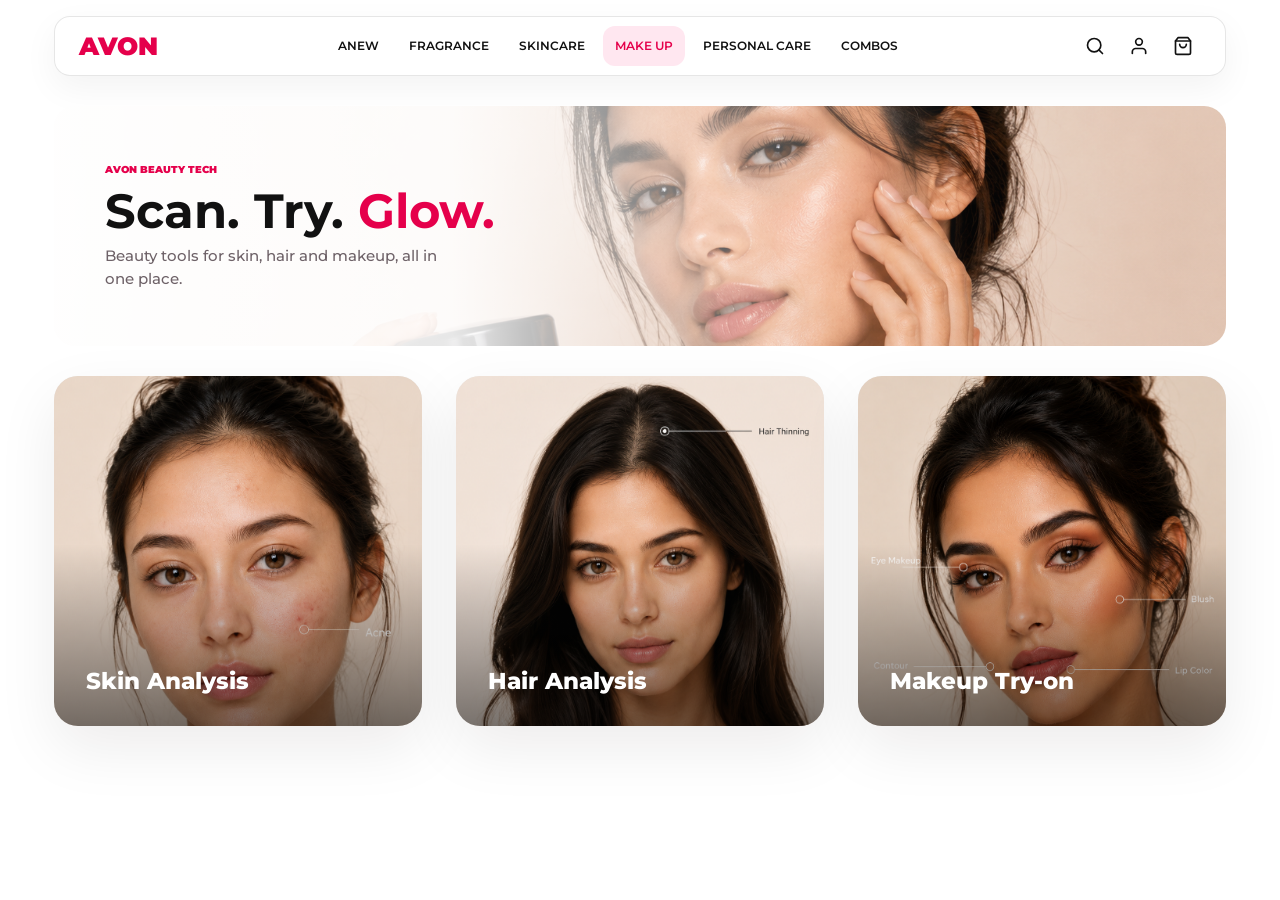
<file: index.html>
<!DOCTYPE html>
<html lang="en">
<head>
  <meta charset="UTF-8" />
  <meta name="viewport" content="width=device-width, initial-scale=1.0" />
  <title>Avon Beauty Tech Demo</title>
  <meta http-equiv="refresh" content="0; url=homepage.html" />
  <style>
    body {
      min-height: 100vh;
      display: grid;
      place-items: center;
      margin: 0;
      font-family: Arial, sans-serif;
      background: #fbfaf8;
      color: #180711;
    }

    a {
      color: #e5004b;
      font-weight: 600;
    }
  </style>
</head>
<body>
  <p>Opening the Avon Beauty Tech demo. <a href="homepage.html">Go to demo</a></p>
</body>
</html>
</file>
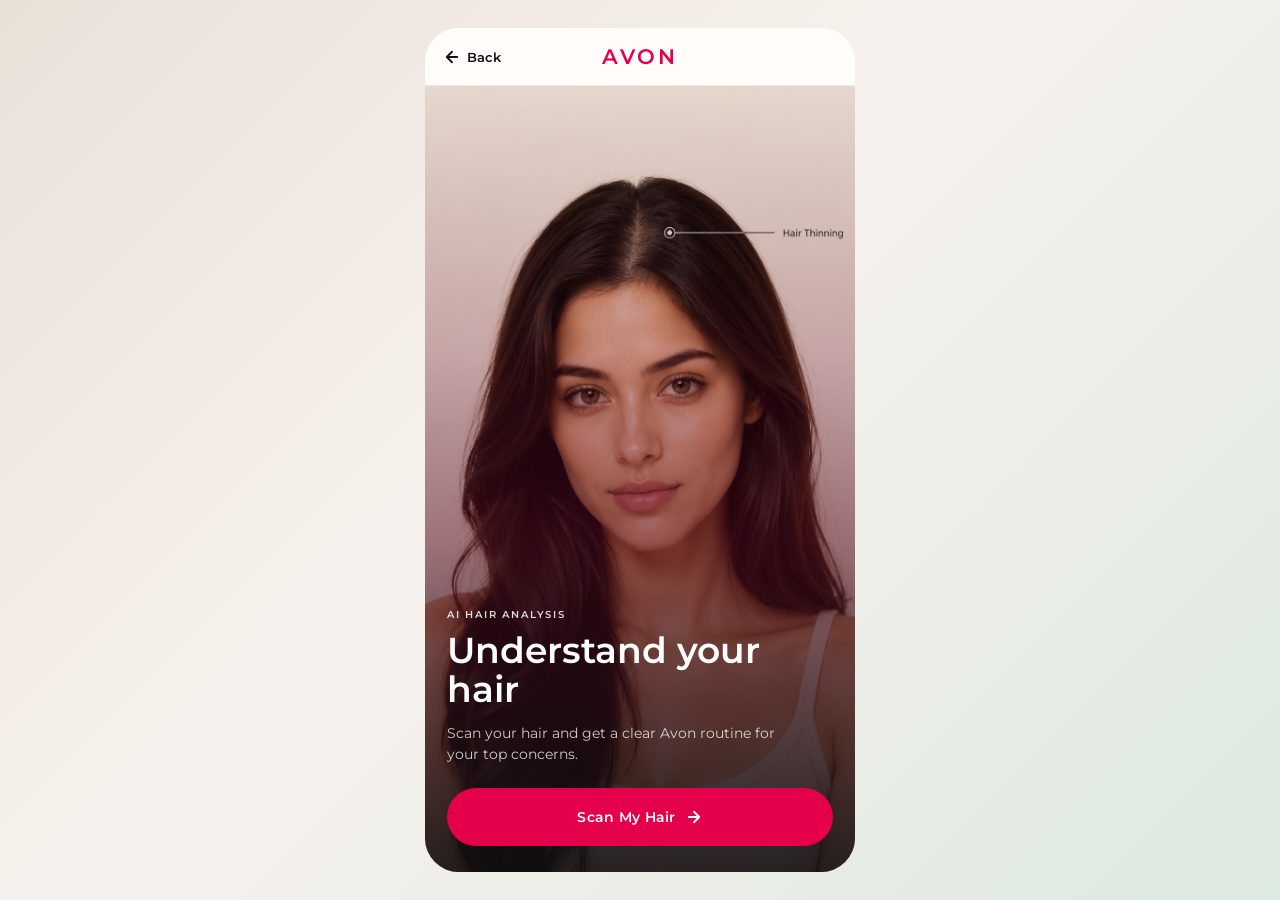
<file: hair-color.html>
<!DOCTYPE html>
<html lang="en">
<head>
  <meta charset="UTF-8" />
  <meta name="viewport" content="width=device-width, initial-scale=1.0, viewport-fit=cover" />
  <title>Avon - AI Hair Analysis</title>
  <link rel="preconnect" href="https://fonts.googleapis.com" />
  <link rel="preconnect" href="https://fonts.gstatic.com" crossorigin />
  <link href="https://fonts.googleapis.com/css2?family=Montserrat:wght@300;400;500;600;700;800;900&display=swap" rel="stylesheet" />
  <link rel="stylesheet" href="tokens.css" />
  <style>
    *, *::before, *::after { box-sizing: border-box; margin: 0; padding: 0; }

    :root {
      --red: #E5004B;
      --red-hover: #c40040;
      --red-hov: #c40040;
      --orange: #F97316;
      --green: #16A34A;
      --amber: #EAB308;
      --dark: #0A0A0A;
      --ink: #111111;
      --ink-2: #555555;
      --ink-3: #999999;
      --muted: #999999;
      --soft: #FFFCFA;
      --cream: #F7F1ED;
      --warm: #EFE6DE;
      --surface: #F7F6F3;
      --white: #FFFFFF;
      --border: #EBEBEB;
      --line: rgba(21, 18, 23, 0.10);
      --line-dark: rgba(255, 255, 255, 0.12);
      --success: #16A34A;
      --warning: #F97316;
      --danger: #E5004B;
      --font: 'Montserrat', sans-serif;
      --fh: 'Montserrat', sans-serif;
      --fb: 'Montserrat', sans-serif;
      --premium-ink: #151217;
      --premium-soft: #FBF7F4;
      --premium-warm: #EFE6DE;
      --premium-sage: #DCE9DF;
      --premium-plum: #3A1627;
      --premium-line: rgba(21,18,23,.1);
      --radius: 18px;
      --pill: 999px;
      --header-h: 58px;
    }

    html, body { min-height: 100%; }

    body {
      min-height: 100dvh;
      font-family: var(--fb);
      color: var(--premium-ink);
      background:
        linear-gradient(135deg, #E9E1D8 0%, #F7F1ED 44%, #DCE9DF 100%);
      -webkit-font-smoothing: antialiased;
      overflow-x: hidden;
    }

    body.camera-mode {
      height: 100dvh;
      overflow: hidden;
    }

    button,
    input {
      font: inherit;
    }

    button {
      border: 0;
      cursor: pointer;
      -webkit-tap-highlight-color: transparent;
    }

    a { color: inherit; }

    button:focus-visible,
    input:focus-visible {
      outline: 2px solid var(--red);
      outline-offset: 3px;
    }

    .app-wrap {
      width: 100%;
      min-height: 100dvh;
      display: flex;
      justify-content: center;
      overflow-x: hidden;
    }

    .app {
      position: relative;
      width: 100%;
      max-width: 430px;
      min-height: 100dvh;
      overflow: hidden;
      background: var(--soft);
      min-width: 0;
    }

    @media (min-width: 520px) {
      .app-wrap { padding: 28px 0 40px; }
      .app {
        min-height: calc(100dvh - 56px);
        max-height: calc(100dvh - 56px);
        border-radius: 34px;
        overflow-y: auto;
        scrollbar-width: none;
      }
      .app::-webkit-scrollbar { display: none; }
      body.camera-mode .app {
        height: calc(100dvh - 56px);
        min-height: calc(100dvh - 56px);
        max-height: calc(100dvh - 56px);
        overflow: hidden;
      }
    }

    .sdk-header {
      position: sticky;
      top: 0;
      z-index: 100;
      height: var(--header-h);
      display: flex;
      align-items: center;
      justify-content: space-between;
      gap: 12px;
      padding: 0 18px;
      border-bottom: 1px solid var(--line);
      background: rgba(255, 252, 250, 0.92);
      backdrop-filter: blur(18px);
      -webkit-backdrop-filter: blur(18px);
    }

    body.camera-mode .sdk-header { display: none; }

    .sdk-back,
    .sdk-home {
      display: inline-flex;
      flex: 1 1 0;
      min-width: 0;
      align-items: center;
      gap: 6px;
      background: transparent;
      color: var(--ink);
      font-size: 12px;
      font-weight: 600;
      text-decoration: none;
    }

    .sdk-back:hover,
    .sdk-home:hover { color: var(--red); }

    .sdk-logo {
      position: absolute;
      left: 50%;
      transform: translateX(-50%);
      flex: 0 0 auto;
      color: var(--red);
      font-size: 20px;
      font-weight: 600;
      letter-spacing: 0.12em;
      text-decoration: none;
    }

    .sdk-label {
      flex: 1 1 0;
      min-width: 0;
      overflow: hidden;
      color: rgba(21, 18, 23, 0.5);
      font-size: 10px;
      font-weight: 600;
      letter-spacing: 0.1em;
      text-align: right;
      text-overflow: ellipsis;
      text-transform: uppercase;
      white-space: nowrap;
    }

    .sdk-spacer {
      flex: 1 1 0;
      min-width: 0;
    }

    .screen {
      display: none;
      min-height: calc(100dvh - var(--header-h));
      flex-direction: column;
      overflow-x: hidden;
      overflow-y: auto;
      background: var(--soft);
      -webkit-overflow-scrolling: touch;
      overscroll-behavior: contain;
    }

    .screen.active {
      display: flex;
      height: calc(100dvh - var(--header-h));
      min-height: 0;
    }

    body.camera-mode .screen.active {
      height: 100dvh;
    }

    @media (min-width: 520px) {
      .screen.active {
        height: calc(100dvh - 114px);
      }

      body.camera-mode .screen.active {
        height: calc(100dvh - 56px);
      }
    }

    .screen.slide-in,
    .screen.slide-out {
      position: absolute;
      inset: var(--header-h) 0 0;
      display: flex;
    }

    body.camera-mode .screen.slide-in,
    body.camera-mode .screen.slide-out { inset: 0; }

    .screen.slide-in { animation: slideIn 0.32s cubic-bezier(.4, 0, .2, 1) forwards; }
    .screen.slide-out { animation: slideOut 0.32s cubic-bezier(.4, 0, .2, 1) forwards; }
    .screen.slide-in.back { animation-name: slideInBack; }
    .screen.slide-out.back { animation-name: slideOutBack; }

    @keyframes slideIn {
      from { transform: translateX(100%); opacity: 0.5; }
      to { transform: translateX(0); opacity: 1; }
    }
    @keyframes slideOut {
      from { transform: translateX(0); opacity: 1; }
      to { transform: translateX(-100%); opacity: 0.5; }
    }
    @keyframes slideInBack {
      from { transform: translateX(-100%); opacity: 0.5; }
      to { transform: translateX(0); opacity: 1; }
    }
    @keyframes slideOutBack {
      from { transform: translateX(0); opacity: 1; }
      to { transform: translateX(100%); opacity: 0.5; }
    }

    .btn-primary,
    .btn-dark,
    .btn-ghost {
      display: inline-flex;
      min-height: 54px;
      align-items: center;
      justify-content: center;
      gap: 9px;
      border-radius: var(--pill);
      padding: 0 22px;
      font-size: 14px;
      font-weight: 600;
      letter-spacing: 0.03em;
      text-decoration: none;
      transition: transform 0.18s ease, background 0.18s ease, border-color 0.18s ease, color 0.18s ease;
    }

    .btn-primary {
      width: 100%;
      background: var(--red);
      color: #fff;
    }

    .btn-primary:hover {
      background: var(--red-hover);
      transform: translateY(-1px);
    }

    .btn-primary:disabled {
      opacity: 0.45;
      cursor: not-allowed;
      transform: none;
    }

    .btn-dark {
      background: var(--dark);
      color: #fff;
    }

    .btn-ghost {
      border: 1.5px solid var(--line);
      background: #fff;
      color: var(--ink);
    }

    .btn-ghost:hover {
      border-color: rgba(229, 0, 75, 0.28);
      color: var(--red);
    }

    .icon {
      width: 18px;
      height: 18px;
      flex: 0 0 auto;
      stroke: currentColor;
      stroke-width: 2.4;
      stroke-linecap: round;
      stroke-linejoin: round;
      fill: none;
    }

    /* Screen 1 */
    .landing-hero {
      position: relative;
      min-height: calc(100dvh - var(--header-h));
      display: flex;
      align-items: flex-end;
      overflow: hidden;
      padding: 26px 22px calc(26px + env(safe-area-inset-bottom, 0px));
      color: #fff;
      background:
        linear-gradient(180deg, rgba(10,10,10,0.04) 0%, rgba(10,10,10,0.20) 34%, rgba(10,10,10,0.80) 100%),
        url("hair.png") center top / cover;
      text-align: left;
    }

    .landing-hero::before {
      content: '';
      position: absolute;
      inset: 0;
      border: 0;
      border-radius: 0;
      background: linear-gradient(180deg, transparent 0%, rgba(229,0,75,0.16) 58%, rgba(21,18,23,0.44) 100%);
      pointer-events: none;
    }

    .landing-hero__content {
      position: relative;
      z-index: 2;
      width: 100%;
    }

    .eyebrow {
      margin-bottom: 10px;
      color: rgba(255,255,255,0.84);
      font-size: 10px;
      font-weight: 600;
      letter-spacing: 0.18em;
      text-transform: uppercase;
    }

    .landing-title {
      max-width: 340px;
      margin-bottom: 14px;
      color: #fff;
      font-size: 36px;
      font-weight: 600;
      line-height: 1.08;
    }

    .landing-title span { color: #fff; }

    .landing-copy {
      max-width: 330px;
      margin-bottom: 22px;
      color: rgba(255,255,255,0.78);
      font-size: 14px;
      font-weight: 500;
      line-height: 1.55;
    }

    .trust-row {
      display: flex;
      gap: 7px;
      flex-wrap: wrap;
      margin-top: 14px;
    }

    .trust-chip {
      display: inline-flex;
      align-items: center;
      min-height: 30px;
      border: 1px solid rgba(255, 255, 255, 0.16);
      border-radius: var(--pill);
      background: rgba(255, 255, 255, 0.10);
      padding: 0 10px;
      color: rgba(255, 255, 255, 0.72);
      font-size: 10px;
      font-weight: 600;
      backdrop-filter: blur(12px);
      -webkit-backdrop-filter: blur(12px);
    }

    .landing-step-strip {
      display: grid;
      grid-template-columns: repeat(4, minmax(0, 1fr));
      gap: 8px;
      margin-top: 14px;
    }

    .landing-mini-step {
      min-height: 76px;
      display: flex;
      flex-direction: column;
      align-items: center;
      justify-content: center;
      gap: 7px;
      border: 1px solid rgba(255,255,255,0.22);
      border-radius: 18px;
      background: rgba(255,255,255,0.14);
      color: #fff;
      backdrop-filter: blur(16px);
      -webkit-backdrop-filter: blur(16px);
    }

    .landing-mini-step svg {
      width: 18px;
      height: 18px;
      color: #fff;
      fill: none;
      stroke: currentColor;
      stroke-width: 2.4;
      stroke-linecap: round;
      stroke-linejoin: round;
    }

    .landing-mini-step span {
      color: #fff;
      font-size: 11px;
      font-weight: 600;
      line-height: 1.1;
      text-align: center;
    }

    .guide-screen {
      background:
        linear-gradient(180deg, #FFFCFA 0%, #FBF7F4 100%);
      color: var(--premium-ink);
    }

    .guide-body {
      display: flex;
      min-height: 100%;
      flex-direction: column;
      padding: 24px 20px calc(28px + env(safe-area-inset-bottom, 0px));
    }

    .guide-kicker {
      margin-bottom: 10px;
      color: var(--red);
      font-size: 10px;
      font-weight: 600;
      letter-spacing: 0.16em;
      text-transform: uppercase;
    }

    .guide-title {
      max-width: 340px;
      margin: 0 0 8px;
      color: var(--premium-ink);
      font-size: 28px;
      font-weight: 600;
      line-height: 1.12;
      letter-spacing: 0;
    }

    .guide-copy {
      max-width: 340px;
      margin: 0 0 22px;
      color: rgba(21, 18, 23, 0.58);
      font-size: 13px;
      font-weight: 400;
      line-height: 1.55;
    }

    .guide-list {
      display: grid;
      gap: 12px;
      margin-bottom: 22px;
    }

    .guide-card {
      display: grid;
      min-height: 92px;
      grid-template-columns: 44px 1fr;
      align-items: center;
      gap: 14px;
      border: 1px solid rgba(21, 18, 23, 0.08);
      border-radius: 18px;
      background: #fff;
      padding: 16px;
    }

    .guide-icon {
      display: grid;
      width: 44px;
      height: 44px;
      place-items: center;
      border-radius: 14px;
      background: #FFF0F4;
      color: var(--red);
    }

    .guide-icon .icon,
    .guide-icon svg {
      width: 21px;
      height: 21px;
      stroke-width: 2.3;
    }

    .guide-card-title {
      margin-bottom: 4px;
      color: var(--premium-ink);
      font-size: 15px;
      font-weight: 600;
      line-height: 1.2;
    }

    .guide-card-copy {
      color: rgba(21, 18, 23, 0.56);
      font-size: 12px;
      font-weight: 400;
      line-height: 1.45;
    }

    .guide-actions {
      display: grid;
      gap: 10px;
    }

    .guide-primary {
      display: inline-flex;
      min-height: 54px;
      align-items: center;
      justify-content: center;
      gap: 8px;
      border-radius: var(--pill);
      background: var(--red);
      color: #fff;
      font-size: 13px;
      font-weight: 600;
      letter-spacing: 0.02em;
    }

    .guide-secondary {
      min-height: 46px;
      border: 1px solid rgba(21, 18, 23, 0.10);
      border-radius: var(--pill);
      background: #fff;
      color: rgba(21, 18, 23, 0.70);
      font-size: 12px;
      font-weight: 600;
    }

    .app:has(#s1.active) {
      overflow: hidden;
    }

    body:has(#s1.active) {
      overflow: hidden;
    }

    .app-wrap:has(#s1.active) {
      height: 100dvh;
      min-height: 0;
      overflow: hidden;
    }

    #s1 {
      height: calc(100dvh - var(--header-h));
      min-height: 0;
      overflow: hidden;
    }

    #s1 .landing-hero {
      height: 100%;
      min-height: 0;
    }

    @media (min-width: 520px) {
      .app-wrap:has(#s1.active) {
        padding: 28px 0;
      }

      #s1 {
        height: calc(100dvh - 114px);
      }
    }

    @media (max-height: 760px) {
      .landing-hero {
        padding: 18px 22px calc(16px + env(safe-area-inset-bottom, 0px));
      }

      .eyebrow {
        margin-bottom: 7px;
      }

      .landing-title {
        max-width: 318px;
        margin-bottom: 10px;
        font-size: 32px;
      }

      .landing-copy {
        margin-bottom: 13px;
        font-size: 12px;
        line-height: 1.42;
      }

      .btn-primary {
        min-height: 52px;
      }

      .landing-step-strip {
        margin-top: 10px;
      }

      .landing-mini-step {
        min-height: 62px;
        border-radius: 16px;
      }
    }

    /* Hair profile screen: mirrors the skin analysis quiz rhythm */
    .profile-progress {
      display: flex;
      gap: 6px;
      padding: 18px 22px 0;
      background: var(--soft);
    }

    .profile-bar {
      height: 4px;
      flex: 1;
      border-radius: var(--pill);
      background: #EFE7E2;
    }

    .profile-bar.done {
      background: #3A1627;
    }

    .profile-bar.active {
      background: var(--red);
      opacity: 1;
    }

    .profile-body {
      flex: 1;
      padding: 30px 26px 36px;
      background: linear-gradient(180deg, #FFFCFA 0%, #FBF7F4 100%);
    }

    .profile-section {
      margin-bottom: 14px;
      color: var(--red);
      font-size: 10px;
      font-weight: 600;
      letter-spacing: 0.16em;
      text-transform: uppercase;
    }

    .profile-q {
      max-width: 360px;
      margin-bottom: 8px;
      color: var(--ink);
      font-size: 30px;
      font-weight: 600;
      line-height: 1.16;
    }

    .profile-reason {
      margin-bottom: 30px;
      color: rgba(21, 18, 23, 0.54);
      font-size: 13px;
      font-style: italic;
      font-weight: 500;
      line-height: 1.5;
    }

    .profile-field {
      margin-bottom: 16px;
    }

    .profile-field label {
      display: block;
      margin-bottom: 8px;
      color: rgba(21, 18, 23, 0.72);
      font-size: 12px;
      font-weight: 600;
      letter-spacing: 0.02em;
    }

    .profile-input,
    .profile-phone-group {
      width: 100%;
      min-height: 56px;
      border: 1.5px solid var(--border);
      border-radius: 14px;
      background: #FBF7F4;
      color: var(--ink);
      font-size: 15px;
      font-weight: 600;
      outline: none;
      transition: border-color 0.2s, background 0.2s;
    }

    .profile-input {
      padding: 0 16px;
    }

    .profile-input:focus,
    .profile-phone-group:focus-within {
      border-color: rgba(229, 0, 75, 0.48);
      background: #fff;
    }

    .profile-input::placeholder,
    .profile-phone-group input::placeholder {
      color: rgba(21, 18, 23, 0.32);
    }

    .profile-phone-group {
      display: grid;
      grid-template-columns: 76px 1fr;
      overflow: hidden;
    }

    .profile-prefix {
      display: flex;
      align-items: center;
      justify-content: center;
      border-right: 1.5px solid #E5D6CC;
      color: var(--ink);
      font-weight: 600;
    }

    .profile-phone-group input {
      min-width: 0;
      border: 0;
      background: transparent;
      color: var(--ink);
      padding: 0 16px;
      outline: none;
      font: inherit;
    }

    .profile-note {
      margin-top: 14px;
      border-radius: 14px;
      background: #EFF7F1;
      padding: 12px 14px;
      color: rgba(21, 18, 23, 0.62);
      font-size: 11px;
      font-weight: 400;
      line-height: 1.5;
    }

    .profile-continue {
      margin-top: 28px;
      text-transform: uppercase;
    }

    .profile-options {
      display: grid;
      gap: 10px;
    }

    .profile-option {
      display: grid;
      gap: 4px;
      min-height: 68px;
      border: 1.5px solid #E5D6CC;
      border-radius: 18px;
      background: rgba(255, 255, 255, 0.84);
      padding: 16px 18px;
      text-align: left;
      transition: border-color 0.2s, background 0.2s;
    }

    .profile-option:hover,
    .profile-option.selected {
      border-color: rgba(229, 0, 75, 0.48);
      background: #FFF0F4;
    }

    .profile-option-main {
      color: var(--ink);
      font-size: 16px;
      font-weight: 600;
    }

    .profile-option-sub {
      color: rgba(21, 18, 23, 0.54);
      font-size: 12px;
      font-weight: 500;
      line-height: 1.35;
    }

    .section {
      padding: 28px 20px 0;
    }

    .section:last-child { padding-bottom: 30px; }

    .section-label {
      margin-bottom: 12px;
      color: rgba(21, 18, 23, 0.52);
      font-size: 10px;
      font-weight: 600;
      letter-spacing: 0.16em;
      text-align: center;
      text-transform: uppercase;
    }

    .chip-grid {
      display: flex;
      justify-content: center;
      gap: 10px;
      flex-wrap: wrap;
    }

    .analysis-chip {
      min-height: 40px;
      display: inline-flex;
      align-items: center;
      justify-content: center;
      border: 1px solid rgba(21, 18, 23, 0.10);
      border-radius: var(--pill);
      background: #fff;
      padding: 0 15px;
      color: var(--ink);
      font-size: 12px;
      font-weight: 600;
      white-space: nowrap;
    }

    .how-title {
      margin: 2px 0 18px;
      color: var(--ink);
      font-size: 24px;
      font-weight: 600;
      text-align: center;
    }

    .step-list {
      display: grid;
      gap: 12px;
    }

    .step-card {
      display: grid;
      grid-template-columns: 42px 1fr;
      gap: 14px;
      align-items: center;
      border: 1px solid var(--line);
      border-radius: 18px;
      background: #fff;
      padding: 16px;
    }

    .step-num {
      display: grid;
      width: 42px;
      height: 42px;
      place-items: center;
      border-radius: 50%;
      background: var(--dark);
      color: #fff;
      font-size: 17px;
      font-weight: 600;
    }

    .step-title {
      margin-bottom: 4px;
      color: var(--ink);
      font-size: 15px;
      font-weight: 600;
      line-height: 1.2;
    }

    .step-copy {
      color: rgba(21, 18, 23, 0.58);
      font-size: 12px;
      font-weight: 500;
      line-height: 1.45;
    }

    /* Shared dark screens */
    .dark-screen {
      background: #1f1f1f;
      color: #fff;
      padding: 22px 20px calc(24px + env(safe-area-inset-bottom, 0px));
    }

    .dark-top {
      display: flex;
      align-items: center;
      justify-content: space-between;
      margin-bottom: 40px;
    }

    .dark-back {
      display: inline-flex;
      align-items: center;
      gap: 6px;
      background: transparent;
      color: rgba(255, 255, 255, 0.52);
      font-size: 13px;
      font-weight: 600;
    }

    .dark-back:hover { color: #fff; }

    .dark-title {
      max-width: 330px;
      margin: 0 auto 8px;
      color: #fff;
      font-size: 30px;
      font-weight: 600;
      line-height: 1.16;
      text-align: center;
    }

    .dark-copy {
      max-width: 340px;
      margin: 0 auto 32px;
      color: rgba(255, 255, 255, 0.48);
      font-size: 13px;
      font-weight: 600;
      line-height: 1.55;
      text-align: center;
    }

    .form-field {
      margin-bottom: 18px;
    }

    .form-label {
      display: block;
      margin-bottom: 8px;
      color: #ff7aa8;
      font-size: 12px;
      font-weight: 600;
      letter-spacing: 0.14em;
      text-transform: uppercase;
    }

    .form-input,
    .phone-group {
      width: 100%;
      min-height: 58px;
      border: 1.5px solid rgba(255, 255, 255, 0.18);
      border-radius: 15px;
      background: rgba(255, 255, 255, 0.06);
      color: #fff;
      font-size: 15px;
      font-weight: 600;
      outline: none;
      transition: border-color 0.18s, background 0.18s;
    }

    .form-input {
      padding: 0 16px;
    }

    .form-input:focus,
    .phone-group:focus-within {
      border-color: #ff7aa8;
      background: rgba(255, 255, 255, 0.08);
    }

    .form-input::placeholder,
    .phone-input::placeholder { color: rgba(255, 255, 255, 0.26); }

    .phone-group {
      display: grid;
      grid-template-columns: 76px 1fr;
      overflow: hidden;
    }

    .phone-prefix {
      display: flex;
      align-items: center;
      justify-content: center;
      border-right: 1.5px solid rgba(255, 255, 255, 0.14);
      color: #fff;
      font-weight: 600;
    }

    .phone-input {
      min-width: 0;
      border: 0;
      background: transparent;
      color: #fff;
      padding: 0 16px;
      outline: none;
      font: inherit;
    }

    .consent-row {
      display: grid;
      grid-template-columns: 24px 1fr;
      gap: 12px;
      align-items: start;
      margin: 22px 0 70px;
      color: rgba(255, 255, 255, 0.46);
      font-size: 12px;
      font-weight: 500;
      line-height: 1.5;
    }

    .check-box {
      position: relative;
      width: 24px;
      height: 24px;
      border: 1.5px solid rgba(255, 255, 255, 0.24);
      border-radius: 7px;
      background: transparent;
      appearance: none;
      cursor: pointer;
    }

    .check-box:checked {
      border-color: var(--red);
      background: var(--red);
    }

    .check-box:checked::after {
      content: '';
      position: absolute;
      left: 7px;
      top: 3px;
      width: 7px;
      height: 13px;
      border: solid #fff;
      border-width: 0 2px 2px 0;
      transform: rotate(45deg);
    }

    .tip-list {
      display: grid;
      gap: 14px;
      margin-bottom: 70px;
    }

    .tip-card {
      display: grid;
      grid-template-columns: 62px 1fr;
      gap: 16px;
      align-items: center;
      border: 1px solid rgba(255, 255, 255, 0.14);
      border-radius: 24px;
      background: rgba(255, 255, 255, 0.07);
      padding: 18px;
    }

    .tip-icon {
      display: grid;
      width: 56px;
      height: 56px;
      place-items: center;
      border-radius: 18px;
      background: rgba(229, 0, 75, 0.14);
      color: #ff7aa8;
    }

    .tip-title {
      margin-bottom: 5px;
      color: #fff;
      font-size: 15px;
      font-weight: 600;
    }

    .tip-copy {
      color: rgba(255, 255, 255, 0.50);
      font-size: 12px;
      font-weight: 500;
      line-height: 1.5;
    }

    .legal-copy {
      margin-bottom: 18px;
      color: rgba(255, 255, 255, 0.42);
      font-size: 11px;
      font-weight: 500;
      line-height: 1.5;
      text-align: center;
    }

    /* Capture */
    #s4 {
      min-height: 100dvh;
      background: #101010;
    }

    .capture-screen {
      position: relative;
      min-height: 100dvh;
      overflow: hidden;
      background: #101010;
      color: #fff;
    }

    @media (min-width: 520px) {
      #s4,
      .capture-screen { min-height: calc(100dvh - 56px); }
    }

    .capture-video,
    .capture-preview-img {
      position: absolute;
      inset: 0;
      width: 100%;
      height: 100%;
      object-fit: cover;
    }

    .capture-video {
      opacity: 0;
      transform: scaleX(-1);
      transition: opacity 0.35s ease;
    }

    .capture-video.ready { opacity: 1; }

    .capture-preview-img {
      display: none;
      z-index: 0;
      opacity: 0.94;
    }

    .capture-screen.has-preview .capture-preview-img { display: block; }
    .capture-screen.has-preview .capture-video { opacity: 0; }

    .capture-shade {
      position: absolute;
      inset: 0;
      z-index: 1;
      background:
        linear-gradient(to bottom, rgba(0, 0, 0, 0.72), transparent 30%),
        linear-gradient(to top, rgba(0, 0, 0, 0.88), transparent 42%);
      pointer-events: none;
    }

    .cam-top {
      position: relative;
      z-index: 3;
      display: flex;
      align-items: center;
      justify-content: space-between;
      padding: calc(16px + env(safe-area-inset-top, 0px)) 18px 0;
    }

    .cam-btn {
      display: inline-flex;
      min-height: 34px;
      align-items: center;
      gap: 6px;
      border: 1px solid rgba(255, 255, 255, 0.16);
      border-radius: var(--pill);
      background: rgba(0, 0, 0, 0.34);
      color: rgba(255, 255, 255, 0.86);
      padding: 0 12px;
      font-size: 12px;
      font-weight: 600;
      backdrop-filter: blur(12px);
      -webkit-backdrop-filter: blur(12px);
    }

    .cam-logo {
      position: absolute;
      left: 50%;
      transform: translateX(-50%);
      color: #fff;
      font-size: 18px;
      font-weight: 600;
      letter-spacing: 0.12em;
    }

    .capture-guide {
      position: relative;
      z-index: 3;
      width: calc(100% - 40px);
      margin: 18px auto 0;
      border: 1px solid rgba(255, 255, 255, 0.14);
      border-radius: 18px;
      background: rgba(0, 0, 0, 0.34);
      padding: 13px 14px;
      color: rgba(255, 255, 255, 0.78);
      backdrop-filter: blur(16px);
      -webkit-backdrop-filter: blur(16px);
    }

    .capture-guide-top {
      display: flex;
      align-items: center;
      justify-content: space-between;
      gap: 12px;
      margin-bottom: 10px;
      font-size: 10px;
      font-weight: 600;
      letter-spacing: 0.12em;
      text-transform: uppercase;
    }

    .quality-pill {
      display: inline-flex;
      align-items: center;
      gap: 6px;
      color: rgba(255, 255, 255, 0.88);
    }

    .quality-pill::before {
      content: '';
      width: 7px;
      height: 7px;
      border-radius: 50%;
      background: var(--success);
    }

    .capture-guide-grid {
      display: grid;
      grid-template-columns: repeat(3, 1fr);
      gap: 8px;
    }

    .capture-guide-grid span {
      border-radius: 12px;
      background: rgba(255, 255, 255, 0.08);
      padding: 9px 5px;
      font-size: 10px;
      font-weight: 600;
      text-align: center;
    }

    .hair-frame-wrap {
      position: absolute;
      inset: 0;
      z-index: 2;
      display: flex;
      align-items: center;
      justify-content: center;
      pointer-events: none;
    }

    .hair-frame {
      position: relative;
      width: min(70vw, 250px);
      height: min(86vw, 330px);
      border: 2px solid rgba(255, 255, 255, 0.32);
      border-radius: 48% 48% 44% 44%;
      transition: border-color 0.25s;
    }

    .hair-frame.scanning {
      border-color: rgba(229, 0, 75, 0.84);
    }

    .hair-frame.ready {
      border-color: rgba(22, 163, 74, 0.88);
    }

    .hair-frame::before {
      content: '';
      position: absolute;
      left: 8%;
      right: 8%;
      top: 18%;
      height: 2px;
      background: linear-gradient(90deg, transparent, rgba(229, 0, 75, 0.95), transparent);
      animation: scanLine 2.3s ease-in-out infinite;
    }

    @keyframes scanLine {
      0% { top: 16%; opacity: 0; }
      12% { opacity: 1; }
      90% { opacity: 1; }
      100% { top: 86%; opacity: 0; }
    }

    .hair-corner {
      position: absolute;
      width: 26px;
      height: 26px;
      border-color: rgba(255, 255, 255, 0.78);
      border-style: solid;
      border-width: 0;
    }

    .hair-corner.tl { top: -2px; left: -2px; border-top-width: 3px; border-left-width: 3px; border-radius: 11px 0 0 0; }
    .hair-corner.tr { top: -2px; right: -2px; border-top-width: 3px; border-right-width: 3px; border-radius: 0 11px 0 0; }
    .hair-corner.bl { bottom: -2px; left: -2px; border-bottom-width: 3px; border-left-width: 3px; border-radius: 0 0 0 11px; }
    .hair-corner.br { bottom: -2px; right: -2px; border-bottom-width: 3px; border-right-width: 3px; border-radius: 0 0 11px 0; }

    .capture-status {
      position: absolute;
      left: 18px;
      right: 18px;
      bottom: 138px;
      z-index: 4;
      display: flex;
      justify-content: center;
    }

    .status-pill {
      display: inline-flex;
      align-items: center;
      gap: 8px;
      border: 1px solid rgba(255, 255, 255, 0.14);
      border-radius: var(--pill);
      background: rgba(0, 0, 0, 0.44);
      padding: 10px 16px;
      color: rgba(255, 255, 255, 0.86);
      font-size: 12px;
      font-weight: 600;
      backdrop-filter: blur(14px);
      -webkit-backdrop-filter: blur(14px);
    }

    .status-dot {
      width: 7px;
      height: 7px;
      border-radius: 50%;
      background: var(--warning);
      animation: blink 1s ease-in-out infinite;
    }

    .status-pill.ready .status-dot {
      background: var(--success);
      animation: none;
    }

    @keyframes blink {
      0%, 100% { opacity: 1; }
      50% { opacity: 0.25; }
    }

    .capture-actions {
      position: absolute;
      left: 0;
      right: 0;
      bottom: 0;
      z-index: 5;
      display: grid;
      gap: 14px;
      padding: 0 22px calc(20px + env(safe-area-inset-bottom, 0px));
    }

    .capture-row {
      display: flex;
      align-items: center;
      justify-content: center;
      gap: 26px;
    }

    .capture-main {
      display: grid;
      width: 80px;
      height: 80px;
      place-items: center;
      border: 4px solid rgba(255, 255, 255, 0.28);
      border-radius: 50%;
      background: rgba(255, 255, 255, 0.96);
    }

    .capture-main span {
      width: 58px;
      height: 58px;
      border-radius: 50%;
      background: var(--red);
    }

    .preview-controls {
      display: none;
      grid-template-columns: repeat(2, minmax(0, 1fr));
      gap: 10px;
    }

    .preview-controls .btn-primary,
    .preview-controls .btn-ghost {
      width: 100%;
      min-height: 58px;
      padding: 0 14px;
      text-align: center;
      line-height: 1.2;
    }

    .capture-screen.has-preview .capture-row,
    .capture-screen.has-preview .capture-guide,
    .capture-screen.has-preview .hair-frame-wrap { display: none; }

    .capture-screen.has-preview .preview-controls { display: grid; }
    .capture-screen.has-preview .capture-status { bottom: 98px; }

    /* Analyzing */
    .analyzing-wrap {
      flex: 1;
      display: flex;
      flex-direction: column;
      align-items: center;
      justify-content: center;
      padding: 40px 28px;
      background:
        radial-gradient(circle at 50% 0%, rgba(229, 0, 75, 0.06), transparent 34%),
        linear-gradient(180deg, #FFFCFA 0%, #F7F0EC 100%);
    }

    .ring-wrap {
      position: relative;
      width: 132px;
      height: 132px;
      margin-bottom: 32px;
    }

    .ring,
    .ring-inner {
      position: absolute;
      inset: 0;
      border-radius: 50%;
      border: 3px solid #F0E0E5;
      border-top-color: var(--red);
      animation: spin 1.1s linear infinite;
    }

    .ring-inner {
      inset: 12px;
      border-width: 2px;
      border-color: #FDE0E8;
      border-bottom-color: var(--red);
      opacity: 0.5;
      animation-duration: 2s;
      animation-direction: reverse;
    }

    @keyframes spin { to { transform: rotate(360deg); } }

    .ring-pct {
      position: absolute;
      inset: 0;
      display: grid;
      place-items: center;
      color: var(--red);
      font-size: 20px;
      font-weight: 600;
    }

    .analysis-title {
      max-width: 330px;
      margin-bottom: 6px;
      color: var(--ink);
      font-size: 25px;
      font-weight: 600;
      line-height: 1.12;
      text-align: center;
    }

    .analysis-copy {
      margin-bottom: 28px;
      color: rgba(21, 18, 23, 0.56);
      font-size: 13px;
      font-weight: 600;
      text-align: center;
    }

    .analysis-steps {
      width: 100%;
      max-width: 300px;
      margin-bottom: 32px;
      border: 1px solid rgba(21, 18, 23, 0.07);
      border-radius: 24px;
      background: #fff;
      padding: 8px 18px;
    }

    .analysis-step {
      display: flex;
      min-height: 58px;
      gap: 12px;
      align-items: center;
      border-bottom: 1px solid rgba(21, 18, 23, 0.06);
      opacity: 0.42;
      transition: opacity 0.25s;
    }

    .analysis-step:last-child { border-bottom: 0; }
    .analysis-step.on { opacity: 1; }
    .analysis-step.done { opacity: 0.86; }

    .analysis-step-icon {
      width: 34px;
      height: 34px;
      display: flex;
      flex: 0 0 auto;
      align-items: center;
      justify-content: center;
      border-radius: 50%;
      background: #FFF0F4;
      color: var(--red);
      font-size: 12px;
      font-weight: 600;
    }

    .analysis-step.done .analysis-step-icon,
    .analysis-step.on .analysis-step-icon {
      background: var(--dark);
      color: #fff;
    }

    .analysis-step-text {
      color: var(--ink);
      font-size: 13px;
      font-weight: 600;
    }

    .analysis-fact {
      max-width: 320px;
      border: 1px solid rgba(21, 18, 23, 0.06);
      border-radius: var(--radius);
      background: rgba(255, 255, 255, 0.78);
      padding: 16px;
      text-align: center;
    }

    .analysis-fact-label {
      margin-bottom: 6px;
      color: var(--red);
      font-size: 10px;
      font-weight: 600;
      letter-spacing: 0.12em;
      text-transform: uppercase;
    }

    .analysis-fact-text {
      color: rgba(21, 18, 23, 0.62);
      font-size: 12px;
      line-height: 1.6;
    }

    /* Report */
    .report-body {
      padding: 16px 16px 26px;
      background: var(--soft);
    }

    .score-card,
    .photo-map,
    .metric-card,
    .plan-card,
    .colour-card,
    .routine-card {
      border: 1px solid var(--line);
      border-radius: 20px;
      background: #fff;
    }

    .score-card {
      padding: 20px;
      margin-bottom: 16px;
    }

    .score-row {
      display: flex;
      align-items: center;
      gap: 18px;
    }

    .score-ring {
      position: relative;
      flex: 0 0 auto;
      width: 96px;
      height: 96px;
    }

    .score-ring svg { display: block; }

    .score-center {
      position: absolute;
      inset: 0;
      display: flex;
      flex-direction: column;
      align-items: center;
      justify-content: center;
    }

    .score-num {
      color: var(--ink);
      font-size: 30px;
      font-weight: 600;
      line-height: 1;
    }

    .score-total {
      color: var(--muted);
      font-size: 12px;
      font-weight: 600;
    }

    .score-label {
      margin-bottom: 4px;
      color: rgba(21, 18, 23, 0.50);
      font-size: 10px;
      font-weight: 600;
      letter-spacing: 0.12em;
      text-transform: uppercase;
    }

    .score-verdict {
      margin-bottom: 8px;
      color: var(--ink);
      font-size: 20px;
      font-weight: 600;
      line-height: 1.15;
    }

    .score-tags {
      display: flex;
      gap: 6px;
      flex-wrap: wrap;
    }

    .score-tag {
      border: 1px solid var(--line);
      border-radius: var(--pill);
      background: var(--cream);
      padding: 5px 10px;
      color: rgba(21, 18, 23, 0.62);
      font-size: 11px;
      font-weight: 600;
    }

    .report-section-title {
      margin: 20px 2px 12px;
      color: var(--ink);
      font-size: 17px;
      font-weight: 600;
    }

    .photo-map {
      overflow: hidden;
      margin-bottom: 16px;
    }

    .map-stage {
      position: relative;
      min-height: 350px;
      overflow: hidden;
      background:
        radial-gradient(circle at 50% 30%, rgba(229, 0, 75, 0.08), transparent 28%),
        linear-gradient(180deg, #F5EFEA, #E9DDD4);
    }

    .map-img {
      width: 100%;
      height: 350px;
      display: none;
      object-fit: cover;
      object-position: center top;
    }

    .map-img[src] { display: block; }

    .map-illustration {
      position: absolute;
      inset: 0;
      display: grid;
      place-items: center;
    }

    .map-img[src] + .map-illustration { display: none; }

    .map-face-svg {
      width: 230px;
      height: 304px;
      opacity: 0.95;
    }

    .pin {
      position: absolute;
      display: flex;
      align-items: center;
      gap: 6px;
    }

    .pin.right { flex-direction: row-reverse; }

    .pin-label {
      display: inline-flex;
      align-items: center;
      gap: 5px;
      border-radius: var(--pill);
      padding: 6px 10px;
      color: #fff;
      font-size: 10px;
      font-weight: 600;
      white-space: nowrap;
    }

    .pin-score {
      font-size: 10px;
      opacity: 0.86;
    }

    .pin-line {
      width: 18px;
      height: 1.5px;
      background: currentColor;
      opacity: 0.62;
    }

    .pin-dot {
      width: 7px;
      height: 7px;
      border-radius: 50%;
      background: currentColor;
    }

    .pin.danger { color: var(--danger); }
    .pin.warning { color: var(--warning); }
    .pin.good { color: var(--success); }
    .pin.danger .pin-label { background: var(--danger); }
    .pin.warning .pin-label { background: var(--warning); }
    .pin.good .pin-label { background: var(--success); }

    .map-legend {
      display: flex;
      justify-content: center;
      gap: 13px;
      flex-wrap: wrap;
      padding: 12px 12px 14px;
      background: #fff;
    }

    .legend-item {
      display: inline-flex;
      align-items: center;
      gap: 5px;
      color: rgba(21, 18, 23, 0.52);
      font-size: 10px;
      font-weight: 600;
    }

    .legend-dot {
      width: 8px;
      height: 8px;
      border-radius: 50%;
    }

    .metric-list {
      display: grid;
      gap: 10px;
    }

    .metric-card {
      padding: 16px;
    }

    .metric-top {
      display: flex;
      align-items: flex-start;
      justify-content: space-between;
      gap: 12px;
      margin-bottom: 10px;
    }

    .metric-name {
      color: var(--ink);
      font-size: 15px;
      font-weight: 600;
    }

    .metric-sev {
      border-radius: var(--pill);
      padding: 4px 9px;
      font-size: 10px;
      font-weight: 600;
      letter-spacing: 0.06em;
      text-transform: uppercase;
      white-space: nowrap;
    }

    .metric-sev.danger { background: rgba(229, 0, 75, 0.08); color: var(--danger); }
    .metric-sev.warning { background: rgba(249, 115, 22, 0.10); color: var(--warning); }
    .metric-sev.good { background: rgba(22, 163, 74, 0.10); color: var(--success); }

    .metric-bar {
      height: 6px;
      overflow: hidden;
      border-radius: var(--pill);
      background: #EFE7E2;
      margin-bottom: 8px;
    }

    .metric-fill {
      width: 0;
      height: 100%;
      border-radius: inherit;
      transition: width 1.1s ease;
    }

    .metric-fill.danger { background: var(--danger); }
    .metric-fill.warning { background: var(--warning); }
    .metric-fill.good { background: var(--success); }

    .metric-score {
      margin-bottom: 7px;
      color: rgba(21, 18, 23, 0.68);
      font-size: 12px;
      font-weight: 600;
    }

    .metric-copy {
      color: rgba(21, 18, 23, 0.58);
      font-size: 12px;
      font-weight: 500;
      line-height: 1.55;
    }

    .plan-card {
      margin-top: 16px;
      padding: 16px;
      background: linear-gradient(180deg, #fff, #FFF8FA);
    }

    .plan-head {
      display: flex;
      justify-content: space-between;
      gap: 12px;
      margin-bottom: 8px;
    }

    .plan-kicker {
      margin-bottom: 4px;
      color: var(--red);
      font-size: 9px;
      font-weight: 600;
      letter-spacing: 0.16em;
      text-transform: uppercase;
    }

    .plan-title {
      color: var(--ink);
      font-size: 19px;
      font-weight: 600;
      line-height: 1.1;
    }

    .plan-badge {
      flex: 0 0 auto;
      align-self: flex-start;
      border-radius: var(--pill);
      background: #F8E8EE;
      color: var(--red);
      padding: 7px 10px;
      font-size: 10px;
      font-weight: 600;
      letter-spacing: 0.08em;
      text-transform: uppercase;
    }

    .plan-step {
      display: grid;
      grid-template-columns: 34px 1fr;
      gap: 12px;
      align-items: center;
      padding: 12px 0;
      border-bottom: 1px solid rgba(21, 18, 23, 0.07);
    }

    .plan-step:last-child { border-bottom: 0; }

    .plan-num {
      display: grid;
      width: 34px;
      height: 34px;
      place-items: center;
      border-radius: 50%;
      background: #FFF0F4;
      color: var(--red);
      font-size: 12px;
      font-weight: 600;
    }

    .plan-step strong {
      display: block;
      color: var(--ink);
      font-size: 14px;
      line-height: 1.2;
    }

    .plan-step span {
      display: block;
      margin-top: 4px;
      color: rgba(21, 18, 23, 0.58);
      font-size: 12px;
      line-height: 1.5;
    }

    .colour-card {
      margin-top: 16px;
      padding: 16px;
    }

    .colour-head {
      display: flex;
      align-items: center;
      justify-content: space-between;
      gap: 12px;
      margin-bottom: 12px;
    }

    .colour-title {
      color: var(--ink);
      font-size: 16px;
      font-weight: 600;
    }

    .colour-rating {
      border-radius: var(--pill);
      background: rgba(22, 163, 74, 0.10);
      color: var(--success);
      padding: 6px 9px;
      font-size: 10px;
      font-weight: 600;
      letter-spacing: 0.07em;
      text-transform: uppercase;
    }

    .colour-preview {
      display: grid;
      grid-template-columns: 92px 1fr;
      gap: 14px;
      align-items: center;
    }

    .mini-head {
      position: relative;
      width: 92px;
      height: 112px;
      border-radius: 22px;
      background: #F5EFEA;
      overflow: hidden;
    }

    .mini-head svg {
      position: absolute;
      inset: 7px 10px 0;
      width: 72px;
      height: 100px;
    }

    .colour-copy {
      color: rgba(21, 18, 23, 0.58);
      font-size: 12px;
      font-weight: 500;
      line-height: 1.55;
    }

    .swatch-row {
      display: flex;
      gap: 8px;
      margin-top: 10px;
    }

    .colour-swatch {
      width: 30px;
      height: 30px;
      border: 2px solid #fff;
      border-radius: 50%;
    }

    .report-cta {
      margin-top: 18px;
      border-radius: 20px;
      background: linear-gradient(135deg, #151217, #3A1627);
      padding: 16px;
    }

    .report-cta-row {
      display: flex;
      align-items: center;
      gap: 14px;
    }

    .report-cta-copy {
      flex: 1;
      min-width: 0;
    }

    .report-cta-title {
      margin-bottom: 3px;
      color: #fff;
      font-size: 15px;
      font-weight: 600;
    }

    .report-cta-sub {
      color: rgba(255, 255, 255, 0.50);
      font-size: 11px;
      font-weight: 600;
      line-height: 1.4;
    }

    .report-cta-btn {
      flex: 0 0 auto;
      min-height: 44px;
      border-radius: 13px;
      background: var(--red);
      color: #fff;
      padding: 0 15px;
      font-size: 12px;
      font-weight: 600;
      white-space: nowrap;
    }

    /* Routine */
    .routine-head {
      position: relative;
      flex: 0 0 auto;
      overflow: hidden;
      padding: 22px 20px 36px;
      background: linear-gradient(145deg, #3A1627 0%, #151217 100%);
      color: #fff;
    }

    .routine-head::after {
      content: '';
      position: absolute;
      left: 0;
      right: 0;
      bottom: -1px;
      height: 22px;
      border-radius: 22px 22px 0 0;
      background: var(--soft);
      z-index: 0;
    }

    .routine-title {
      position: relative;
      z-index: 2;
      max-width: 310px;
      margin: 0 0 4px;
      color: #fff;
      font-size: 27px;
      font-weight: 600;
      line-height: 1.14;
      letter-spacing: 0;
    }

    .routine-sub {
      position: relative;
      z-index: 2;
      max-width: 320px;
      color: rgba(255, 255, 255, 0.60);
      font-size: 12px;
      font-weight: 400;
      line-height: 1.5;
    }

    .routine-body {
      padding: 20px 16px 34px;
      background: #FFFCFA;
    }

    .routine-chip-row {
      display: flex;
      gap: 8px;
      flex-wrap: wrap;
      margin-bottom: 18px;
    }

    .routine-chip-row span {
      border-radius: var(--pill);
      background: #F5EFEA;
      color: rgba(21, 18, 23, 0.62);
      padding: 7px 10px;
      font-size: 11px;
      font-weight: 600;
    }

    .routine-label {
      margin: 18px 0 12px;
      color: rgba(21, 18, 23, 0.52);
      font-size: 11px;
      font-weight: 600;
      letter-spacing: 0.12em;
      text-transform: uppercase;
    }

    .routine-card {
      display: grid;
      grid-template-columns: 76px 1fr;
      gap: 14px;
      padding: 14px;
      margin-bottom: 10px;
    }

    .product-img {
      display: grid;
      width: 76px;
      height: 76px;
      place-items: center;
      position: relative;
      overflow: hidden;
      padding: 6px;
      border: 1px solid var(--line);
      border-radius: 16px;
      background: #fff;
      color: #3A1627;
      font-size: 10px;
      font-weight: 600;
      letter-spacing: 0.04em;
      text-align: center;
      text-transform: uppercase;
    }

    .product-img span {
      position: absolute;
      inset: 0;
      display: grid;
      max-width: 60px;
      margin: auto;
      place-items: center;
      line-height: 1.15;
    }

    .product-img img {
      position: relative;
      z-index: 1;
      display: block;
      width: 100%;
      height: 100%;
      border-radius: 12px;
      background: #fff;
      object-fit: contain;
      object-position: center;
    }

    .product-step {
      margin-bottom: 3px;
      color: var(--red);
      font-size: 10px;
      font-weight: 600;
      letter-spacing: 0.08em;
      text-transform: uppercase;
    }

    .product-name {
      margin-bottom: 4px;
      color: var(--ink);
      font-size: 14px;
      font-weight: 600;
      line-height: 1.3;
    }

    .product-why {
      margin-bottom: 9px;
      color: rgba(21, 18, 23, 0.56);
      font-size: 11px;
      font-weight: 500;
      line-height: 1.5;
    }

    .product-bottom {
      display: flex;
      align-items: center;
      justify-content: space-between;
      gap: 10px;
    }

    .price {
      color: var(--ink);
      font-size: 15px;
      font-weight: 600;
      white-space: nowrap;
    }

    .price-old {
      margin-left: 4px;
      color: rgba(21, 18, 23, 0.38);
      font-size: 11px;
      font-weight: 600;
      text-decoration: line-through;
    }

    .add-btn {
      min-width: 92px;
      min-height: 34px;
      border-radius: 10px;
      background: var(--red);
      color: #fff;
      padding: 0 14px;
      font-size: 11px;
      font-weight: 600;
      white-space: nowrap;
    }

    .add-btn.added { background: var(--success); }

    .routine-total {
      position: sticky;
      bottom: 12px;
      z-index: 9;
      display: flex;
      align-items: center;
      justify-content: space-between;
      gap: 12px;
      margin-top: 16px;
      border-radius: 18px;
      background: var(--dark);
      padding: 16px 18px;
    }

    .routine-total span:first-child {
      color: rgba(255, 255, 255, 0.56);
      font-size: 12px;
      font-weight: 600;
    }

    .routine-total span:last-child {
      color: #fff;
      font-size: 21px;
      font-weight: 600;
    }

    .routine-actions {
      display: grid;
      gap: 10px;
      margin-top: 14px;
    }

    /* Modal */
    .modal {
      position: fixed;
      inset: 0;
      z-index: 500;
      display: none;
      align-items: flex-end;
      justify-content: center;
      background: rgba(0, 0, 0, 0.54);
      padding: 18px;
    }

    .modal.open { display: flex; }

    .modal-card {
      width: min(100%, 430px);
      border-radius: 24px;
      background: #fff;
      padding: 20px 18px 18px;
      animation: modalUp 0.24s ease forwards;
    }

    @keyframes modalUp {
      from { transform: translateY(24px); opacity: 0; }
      to { transform: translateY(0); opacity: 1; }
    }

    .modal-top {
      display: flex;
      justify-content: space-between;
      gap: 12px;
      margin-bottom: 12px;
    }

    .modal-kicker {
      margin-bottom: 5px;
      color: var(--red);
      font-size: 10px;
      font-weight: 600;
      letter-spacing: 0.14em;
      text-transform: uppercase;
    }

    .modal-title {
      color: var(--ink);
      font-size: 22px;
      font-weight: 600;
      line-height: 1.18;
      letter-spacing: 0;
    }

    .modal-close {
      display: grid;
      flex: 0 0 auto;
      width: 38px;
      height: 38px;
      place-items: center;
      border-radius: 50%;
      background: #F5EFEA;
      color: var(--ink);
    }

    .modal-options {
      display: grid;
      gap: 10px;
      margin: 18px 0;
    }

    .modal-option {
      display: grid;
      grid-template-columns: 18px 1fr;
      gap: 12px;
      align-items: start;
      border: 1.5px solid var(--line);
      border-radius: 16px;
      background: #fff;
      padding: 14px;
      text-align: left;
    }

    .modal-option.active {
      border-color: rgba(229, 0, 75, 0.48);
      background: #FFF0F4;
    }

    .radio-dot {
      width: 18px;
      height: 18px;
      border: 2px solid rgba(21, 18, 23, 0.20);
      border-radius: 50%;
      margin-top: 1px;
    }

    .modal-option.active .radio-dot {
      border: 5px solid var(--red);
    }

    .modal-option strong {
      display: block;
      color: var(--ink);
      font-size: 13px;
      font-weight: 600;
      line-height: 1.25;
    }

    .modal-option span {
      display: block;
      margin-top: 3px;
      color: rgba(21, 18, 23, 0.56);
      font-size: 11px;
      font-weight: 400;
      line-height: 1.45;
    }

    .modal-card > .btn-primary {
      min-height: 52px;
      font-size: 13px;
      font-weight: 600;
      letter-spacing: 0;
    }

    .toast {
      position: fixed;
      left: 50%;
      bottom: 28px;
      z-index: 700;
      transform: translateX(-50%) translateY(80px);
      border-radius: var(--pill);
      background: var(--dark);
      color: #fff;
      padding: 11px 18px;
      opacity: 0;
      pointer-events: none;
      transition: transform 0.25s, opacity 0.25s;
      font-size: 12px;
      font-weight: 600;
      white-space: nowrap;
    }

    .toast.show {
      transform: translateX(-50%) translateY(0);
      opacity: 1;
    }

    /* Shared UI polish for the Avon analysis SDK */
    .sdk-header {
      background: rgba(255, 252, 250, 0.94);
      border-bottom-color: rgba(21, 18, 23, 0.08);
    }

    .sdk-logo {
      font-size: 21px;
      letter-spacing: 0.12em;
    }

    .sdk-label {
      color: rgba(21, 18, 23, 0.50);
      font-weight: 600;
      letter-spacing: 0.12em;
    }

    .btn-primary {
      min-height: 58px;
      border-radius: var(--pill);
      font-weight: 600;
      letter-spacing: 0.02em;
    }

    .landing-mini-step {
      border-color: rgba(255, 255, 255, 0.26);
      background: rgba(255, 255, 255, 0.16);
    }

    .capture-card,
    .profile-option,
    .score-card,
    .photo-map,
    .metric-card,
    .plan-card,
    .colour-card,
    .routine-card {
      border-color: rgba(21, 18, 23, 0.08);
    }

    .score-card,
    .photo-map,
    .metric-card,
    .plan-card,
    .colour-card,
    .routine-card,
    .routine-total,
    .report-cta {
      border-radius: 22px;
    }

    .report-section-title,
    .score-verdict,
    .plan-title,
    .routine-title {
      font-weight: 600;
      letter-spacing: 0;
    }

    .report-section-title {
      font-size: 20px;
    }

    .score-tag,
    .routine-chip-row span {
      border: 1px solid rgba(21, 18, 23, 0.08);
      background: #F5EFEA;
      font-weight: 600;
    }

    .report-cta,
    .routine-total {
      border: 1px solid rgba(255, 255, 255, 0.08);
    }

    .report-cta-btn,
    .add-btn {
      min-height: 38px;
      border-radius: var(--pill);
      font-weight: 600;
    }

    .btn-primary,
    .btn-dark,
    .btn-ghost,
    .cam-btn,
    .dark-back,
    .report-cta-btn,
    .add-btn {
      border-radius: var(--pill);
    }

    .report-body,
    .routine-body {
      padding-bottom: calc(34px + env(safe-area-inset-bottom, 0px));
    }

    /* Skin analysis parity fixes */
    .sdk-back,
    .sdk-home {
      font-family: var(--fb);
      font-size: 13px;
      font-weight: 600;
    }

    .sdk-logo,
    .landing-title,
    .profile-q,
    .analysis-title,
    .score-num,
    .score-verdict,
    .report-section-title,
    .plan-title,
    .routine-title,
    .product-name {
      font-family: var(--fh);
    }

    .btn-primary:hover {
      transform: none;
    }

    .eyebrow {
      font-weight: 600;
    }

    .landing-title {
      font-weight: 600;
      letter-spacing: 0;
    }

    .landing-copy {
      font-weight: 400;
    }

    .profile-section,
    .profile-field label,
    .profile-prefix {
      font-weight: 600;
    }

    .profile-q {
      font-weight: 600;
      letter-spacing: 0;
    }

    .profile-reason,
    .profile-option-sub,
    .tip-copy,
    .step-copy,
    .metric-copy,
    .plan-step span,
    .colour-copy,
    .product-why,
    .modal-option span {
      font-weight: 400;
    }

    .profile-option-main {
      font-weight: 600;
    }

    .tip-title,
    .step-title,
    .metric-name,
    .colour-title,
    .report-cta-title,
    .product-name,
    .price {
      font-weight: 600;
    }

    .modal-option strong {
      font-weight: 600;
    }

    .profile-input,
    .profile-phone-group,
    .profile-phone-group input,
    .form-input,
    .phone-group,
    .phone-input {
      font-weight: 600;
    }

    .cam-btn {
      font-weight: 600;
    }

    .capture-guide-top,
    .capture-guide-grid span,
    .analysis-chip {
      font-weight: 600;
    }

    .section-label,
    .how-title {
      font-weight: 600;
    }

    .score-label,
    .metric-sev,
    .metric-score,
    .plan-step strong,
    .product-step,
    .price-old,
    .routine-chip-row span {
      font-weight: 600;
    }

    .score-tag {
      font-size: 12px;
    }

    .report-cta-sub,
    .routine-sub {
      font-weight: 400;
    }

    .routine-label {
      font-weight: 600;
    }

    .routine-total span:first-child {
      font-weight: 600;
    }

    /* Refined bottom report CTA */
    .report-body {
      padding-bottom: calc(40px + env(safe-area-inset-bottom, 0px));
    }

    .score-card {
      padding: 18px;
      border-radius: 20px;
    }

    .score-row {
      gap: 16px;
    }

    .score-ring,
    .score-ring svg {
      width: 88px;
      height: 88px;
    }

    .score-num {
      font-size: 28px;
      font-weight: 600;
    }

    .score-total {
      font-size: 12px;
      font-weight: 500;
    }

    .score-label {
      font-size: 10px;
      font-weight: 600;
      letter-spacing: 0.14em;
    }

    .score-verdict {
      margin-bottom: 9px;
      font-size: 19px;
      font-weight: 600;
      line-height: 1.18;
    }

    .score-tag {
      padding: 6px 11px;
      font-size: 11px;
      font-weight: 600;
    }

    .report-section-title {
      margin: 20px 0 12px;
      font-size: 19px;
      font-weight: 600;
    }

    .pin-label {
      padding: 6px 10px;
      font-size: 10px;
      font-weight: 600;
    }

    .legend-item {
      font-size: 10px;
      font-weight: 600;
    }

    /* Enhanced hair report layout */
    .report-body {
      padding: 18px 16px calc(46px + env(safe-area-inset-bottom, 0px));
      background:
        linear-gradient(180deg, #FFFCFA 0%, #FBF7F4 58%, #FFFCFA 100%);
    }

    .score-card {
      margin-bottom: 22px;
      border-color: rgba(21, 18, 23, 0.07);
      border-radius: 24px;
      padding: 18px;
    }

    .score-row {
      align-items: center;
      gap: 16px;
    }

    .score-info {
      min-width: 0;
      flex: 1;
    }

    .score-ring,
    .score-ring svg {
      width: 86px;
      height: 86px;
    }

    .score-num {
      font-size: 27px;
      font-weight: 600;
      letter-spacing: 0;
    }

    .score-total {
      font-size: 12px;
      font-weight: 500;
    }

    .score-label {
      margin-bottom: 6px;
      font-size: 10px;
      font-weight: 600;
      letter-spacing: 0.14em;
    }

    .score-verdict {
      margin-bottom: 10px;
      font-size: 20px;
      font-weight: 600;
      line-height: 1.16;
      letter-spacing: 0;
    }

    .score-tags {
      gap: 7px;
    }

    .score-tag {
      padding: 6px 10px;
      border-color: rgba(21, 18, 23, 0.08);
      background: #F7F1ED;
      font-size: 11px;
      font-weight: 600;
    }

    .score-summary {
      margin-top: 10px;
      color: rgba(21, 18, 23, 0.56);
      font-size: 12px;
      font-weight: 400;
      line-height: 1.45;
    }

    .report-section-head {
      margin: 24px 2px 12px;
    }

    .report-section-title {
      margin: 0;
      color: var(--premium-ink);
      font-size: 21px;
      font-weight: 600;
      line-height: 1.12;
      letter-spacing: 0;
    }

    .report-section-head p {
      margin-top: 6px;
      color: rgba(21, 18, 23, 0.56);
      font-size: 12px;
      font-weight: 400;
      line-height: 1.45;
    }

    .photo-map {
      border-color: rgba(21, 18, 23, 0.07);
      border-radius: 24px;
    }

    .map-stage {
      min-height: 0;
      height: clamp(360px, 72vw, 430px);
      background:
        radial-gradient(circle at 50% 28%, rgba(229, 0, 75, 0.08), transparent 28%),
        linear-gradient(180deg, #F4EAE4, #E9DDD4);
    }

    .map-stage::after {
      content: '';
      position: absolute;
      inset: 0;
      z-index: 1;
      background:
        linear-gradient(180deg, rgba(21, 18, 23, 0.12), transparent 24%, transparent 76%, rgba(21, 18, 23, 0.10)),
        radial-gradient(circle at 50% 48%, transparent 0%, transparent 48%, rgba(255, 255, 255, 0.14) 100%);
      pointer-events: none;
    }

    .map-img {
      position: relative;
      z-index: 0;
      height: 100%;
      object-position: center 68%;
    }

    .map-illustration {
      z-index: 0;
    }

    .pin {
      z-index: 2;
      gap: 7px;
    }

    .pin-label {
      min-height: 36px;
      padding: 0 12px;
      font-size: 11px;
      font-weight: 600;
    }

    .pin-score {
      font-size: 11px;
      font-weight: 600;
      opacity: 0.9;
    }

    .pin-line {
      width: 22px;
      opacity: 0.72;
    }

    .pin-dot {
      width: 8px;
      height: 8px;
    }

    .map-legend {
      gap: 16px;
      border-top: 1px solid rgba(21, 18, 23, 0.06);
      padding: 14px 12px 16px;
      background: rgba(255, 255, 255, 0.96);
    }

    .legend-item {
      color: rgba(21, 18, 23, 0.58);
      font-size: 11px;
      font-weight: 600;
    }

    .metric-list {
      gap: 12px;
    }

    .metric-card {
      border-color: rgba(21, 18, 23, 0.07);
      border-radius: 20px;
      padding: 16px;
    }

    .metric-name {
      font-size: 16px;
      font-weight: 600;
      line-height: 1.2;
    }

    .metric-sev {
      padding: 5px 10px;
      font-size: 10px;
      font-weight: 600;
      letter-spacing: 0.08em;
    }

    .metric-score {
      font-size: 12px;
      font-weight: 600;
    }

    .metric-copy {
      color: rgba(21, 18, 23, 0.58);
      font-size: 12px;
      line-height: 1.5;
    }

    .report-cta {
      margin-top: 22px;
      padding: 16px;
      border: 1px solid rgba(255, 255, 255, 0.10);
      border-radius: 20px;
      background:
        radial-gradient(circle at 12% 0%, rgba(229, 0, 75, 0.24), transparent 44%),
        linear-gradient(135deg, #151217 0%, #2b1320 55%, #42152a 100%);
      overflow: hidden;
    }

    .report-cta-row {
      display: grid;
      grid-template-columns: minmax(0, 1fr) auto;
      align-items: center;
      gap: 14px;
      position: relative;
      z-index: 1;
    }

    .report-cta-copy {
      display: grid;
      gap: 5px;
    }

    .report-cta-title {
      margin-bottom: 0;
      font-size: 17px;
      font-weight: 600;
      line-height: 1.2;
      letter-spacing: 0;
    }

    .report-cta-sub {
      max-width: 245px;
      color: rgba(255, 255, 255, 0.62);
      font-size: 12px;
      font-weight: 400;
      line-height: 1.45;
    }

    .report-cta-btn {
      display: inline-flex;
      min-height: 46px;
      align-items: center;
      justify-content: center;
      gap: 6px;
      padding: 0 18px;
      border-radius: var(--pill);
      background: var(--red);
      color: #fff;
      font-size: 13px;
      font-weight: 600;
      letter-spacing: 0;
      line-height: 1;
      transition: background 0.16s ease, transform 0.16s ease;
    }

    .report-cta-btn:hover {
      background: var(--red-hover);
      transform: translateY(-1px);
    }

    .report-cta-btn span {
      font-size: 15px;
      line-height: 1;
    }

    @media (max-width: 390px) {
      .landing-title { font-size: 32px; }
      .dark-title { font-size: 26px; }
      .capture-guide-grid { grid-template-columns: 1fr; }
      .pin-label { font-size: 9px; padding: 5px 8px; }
      .routine-card { gap: 10px; }
      .product-bottom {
        align-items: flex-start;
        flex-direction: column;
      }
    }

    @media (max-width: 370px) {
      .report-body {
        padding-bottom: calc(40px + env(safe-area-inset-bottom, 0px));
      }

      .report-cta-row {
        grid-template-columns: 1fr;
      }

      .report-cta-sub {
        max-width: none;
      }

      .report-cta-btn {
        width: 100%;
      }
    }

    @media (prefers-reduced-motion: reduce) {
      *, *::before, *::after {
        animation-duration: 0.01ms !important;
        animation-iteration-count: 1 !important;
        scroll-behavior: auto !important;
        transition-duration: 0.01ms !important;
      }
    }

    :root button[class],
    :root button[class] :is(span, strong, small, div) {
      font-weight: 600;
    }
  </style>
</head>
<body>
  <div class="app-wrap">
    <div class="app">
      <header class="sdk-header" id="sdk-header">
        <button class="sdk-back" onclick="headerBack()">
          <svg class="icon" viewBox="0 0 24 24"><path d="M19 12H5M12 19l-7-7 7-7" /></svg>
          Back
        </button>
        <a class="sdk-logo" href="homepage.html">AVON</a>
        <span class="sdk-spacer" aria-hidden="true"></span>
      </header>

      <main>
        <section class="screen active" id="s1">
          <div class="landing-hero">
            <div class="landing-hero__content">
              <div class="eyebrow">AI Hair Analysis</div>
              <h1 class="landing-title">Understand your <span>hair</span></h1>
              <p class="landing-copy">Scan your hair and get a clear Avon routine for your top concerns.</p>
              <button class="btn-primary" onclick="goTo('s3')">
                Scan My Hair
                <svg class="icon" viewBox="0 0 24 24"><path d="M5 12h14M12 5l7 7-7 7" /></svg>
              </button>
            </div>
          </div>
        </section>

        <section class="screen" id="s2">
          <div class="profile-progress" id="profile-progress"></div>
          <div class="profile-body" id="profile-body"></div>
        </section>

        <section class="screen guide-screen" id="s3">
          <div class="guide-body">
            <div class="guide-kicker">Before You Scan</div>
            <h2 class="guide-title">Set up your hair scan</h2>
            <p class="guide-copy">A clear hair photo helps the analysis read density, scalp visibility, frizz, damage, and split ends more accurately.</p>

            <div class="guide-list" aria-label="Hair scan instructions">
              <div class="guide-card">
                <div class="guide-icon">
                  <svg class="icon" viewBox="0 0 24 24"><path d="M4 20c2-5 3-9 3-13"/><path d="M20 20c-2-5-3-9-3-13"/><path d="M7 7c1.5-2 3-3 5-3s3.5 1 5 3"/><path d="M8 14h8"/></svg>
                </div>
                <div>
                  <div class="guide-card-title">Go natural</div>
                  <div class="guide-card-copy">Keep hair product-light and show the crown, hairline, lengths, scalp, or ends clearly.</div>
                </div>
              </div>
              <div class="guide-card">
                <div class="guide-icon">
                  <svg class="icon" viewBox="0 0 24 24"><circle cx="12" cy="12" r="4" /><path d="M12 2v2M12 20v2M4.93 4.93l1.41 1.41M17.66 17.66l1.41 1.41M2 12h2M20 12h2M4.93 19.07l1.41-1.41M17.66 6.34l1.41-1.41" /></svg>
                </div>
                <div>
                  <div class="guide-card-title">Find good lighting</div>
                  <div class="guide-card-copy">Use natural light or a well-lit room. Avoid harsh shadows and backlight.</div>
                </div>
              </div>
              <div class="guide-card">
                <div class="guide-icon">
                  <svg class="icon" viewBox="0 0 24 24"><path d="M3 7V5a2 2 0 0 1 2-2h2"/><path d="M17 3h2a2 2 0 0 1 2 2v2"/><path d="M21 17v2a2 2 0 0 1-2 2h-2"/><path d="M7 21H5a2 2 0 0 1-2-2v-2"/><path d="M12 8v8"/><path d="M8 12h8"/></svg>
                </div>
                <div>
                  <div class="guide-card-title">Align your hair</div>
                  <div class="guide-card-copy">Keep the concern area inside the frame and hold the camera steady.</div>
                </div>
              </div>
            </div>
            <div class="guide-actions">
              <button class="guide-primary" onclick="goToCapture()">
                Open Camera
                <svg class="icon" viewBox="0 0 24 24"><path d="M5 12h14M12 5l7 7-7 7" /></svg>
              </button>
            </div>
          </div>
        </section>

        <section class="screen" id="s4">
          <div class="capture-screen" id="capture-screen">
            <video class="capture-video" id="camera-video" autoplay muted playsinline></video>
            <img class="capture-preview-img" id="capture-preview" alt="Captured hair photo preview" />
            <div class="capture-shade"></div>
            <div class="cam-top">
              <button class="cam-btn" onclick="goTo('s3')">
                <svg class="icon" viewBox="0 0 24 24"><path d="M19 12H5M12 19l-7-7 7-7" /></svg>
                Back
              </button>
              <div class="cam-logo">AVON</div>
            </div>
            <div class="capture-guide">
              <div class="capture-guide-top">
                <span>Capture quality</span>
                <span class="quality-pill">Ready</span>
              </div>
              <div class="capture-guide-grid">
                <span>Hair visible</span>
                <span>Steady frame</span>
                <span>Good light</span>
              </div>
            </div>
            <div class="hair-frame-wrap">
              <div class="hair-frame scanning" id="hair-frame">
                <span class="hair-corner tl"></span>
                <span class="hair-corner tr"></span>
                <span class="hair-corner bl"></span>
                <span class="hair-corner br"></span>
              </div>
            </div>
            <div class="capture-status">
              <div class="status-pill" id="capture-status">
                <span class="status-dot"></span>
                <span id="capture-status-text">Position your hair inside the frame</span>
              </div>
            </div>
            <div class="capture-actions">
              <div class="capture-row">
                <button class="capture-main" onclick="capturePhoto()" aria-label="Take hair photo"><span></span></button>
              </div>
              <div class="preview-controls">
                <button class="btn-ghost" onclick="retakePhoto()">Retake</button>
                <button class="btn-primary" onclick="startAnalyzing('s2')">Continue</button>
              </div>
            </div>
          </div>
        </section>

        <section class="screen" id="s5">
          <div class="analyzing-wrap">
            <div class="ring-wrap">
              <div class="ring"></div>
              <div class="ring-inner"></div>
              <div class="ring-pct" id="analysis-pct">0%</div>
            </div>
            <h2 class="analysis-title">Reading your hair story...</h2>
            <p class="analysis-copy">This takes about 5 seconds</p>
            <div class="analysis-steps">
              <div class="analysis-step" id="analysis-step-0"><div class="analysis-step-icon">01</div><div class="analysis-step-text">Mapping hairline and crown</div></div>
              <div class="analysis-step" id="analysis-step-1"><div class="analysis-step-icon">02</div><div class="analysis-step-text">Checking scalp visibility</div></div>
              <div class="analysis-step" id="analysis-step-2"><div class="analysis-step-icon">03</div><div class="analysis-step-text">Detecting frizz, damage, and split ends</div></div>
              <div class="analysis-step" id="analysis-step-3"><div class="analysis-step-icon">04</div><div class="analysis-step-text">Building your Avon hair plan</div></div>
            </div>
            <div class="analysis-fact">
              <div class="analysis-fact-label">Did You Know?</div>
              <div class="analysis-fact-text">Healthy scalp care and regular damage repair can help improve visible shine, density, and colour readiness over time.</div>
            </div>
          </div>
        </section>

        <section class="screen" id="s6">
          <div class="report-body">
            <div class="score-card">
              <div class="score-row">
                <div class="score-ring">
                  <svg width="96" height="96" viewBox="0 0 96 96">
                    <circle cx="48" cy="48" r="40" fill="none" stroke="#F0E8E0" stroke-width="7" />
                    <circle id="score-arc" cx="48" cy="48" r="40" fill="none" stroke="#E5004B" stroke-width="7" stroke-linecap="round" stroke-dasharray="251" stroke-dashoffset="251" transform="rotate(-90 48 48)" />
                  </svg>
                  <div class="score-center">
                    <span class="score-num" id="score-num">0</span>
                    <span class="score-total">/100</span>
                  </div>
                </div>
                <div class="score-info">
                  <div class="score-label">Overall Hair Score</div>
                  <div class="score-verdict" id="score-verdict">Balanced, repair-focused</div>
                  <div class="score-tags">
                    <span class="score-tag">Medium Density</span>
                    <span class="score-tag">Dry Lengths</span>
                    <span class="score-tag">Colour Ready</span>
                  </div>
                  <p class="score-summary">Focus on dry lengths and split ends while keeping scalp and density steady.</p>
                </div>
              </div>
            </div>

            <div class="report-section-head">
              <div class="report-section-title">Concern Map</div>
              <p>Key areas from your scan, grouped by attention level.</p>
            </div>
            <div class="photo-map">
              <div class="map-stage">
                <img class="map-img" id="report-photo" alt="Hair analysis concern map" />
                <div class="map-illustration" aria-hidden="true">
                  <svg class="map-face-svg" viewBox="0 0 230 304">
                    <ellipse cx="115" cy="99" rx="70" ry="88" fill="#3A1627" />
                    <path d="M45 102c0-54 30-82 70-82s70 28 70 82c-17-28-39-38-70-38s-53 10-70 38Z" fill="#4B2034" />
                    <path d="M53 105c-26 48-24 116-6 140 17-32 20-76 13-116 6-11 14-20 25-27-12-3-23-3-32 3Z" fill="#27141D" />
                    <path d="M177 105c26 48 24 116 6 140-17-32-20-76-13-116-6-11-14-20-25-27 12-3 23-3 32 3Z" fill="#27141D" />
                    <ellipse cx="115" cy="135" rx="52" ry="62" fill="#E8B18C" />
                    <path d="M82 132c10-7 20-7 30 0M118 132c10-7 20-7 30 0" stroke="#2A150D" stroke-width="4" stroke-linecap="round" />
                    <path d="M99 164c10 9 22 9 32 0" stroke="#9E5B4E" stroke-width="3" stroke-linecap="round" fill="none" />
                  </svg>
                </div>
                <div class="pin danger" style="top: 12%; left: 2%;">
                  <div class="pin-label">Damage <span class="pin-score">46</span></div>
                  <div class="pin-line"></div>
                  <div class="pin-dot"></div>
                </div>
                <div class="pin warning" style="top: 36%; left: 2%;">
                  <div class="pin-label">Frizz <span class="pin-score">52</span></div>
                  <div class="pin-line"></div>
                  <div class="pin-dot"></div>
                </div>
                <div class="pin right good" style="top: 15%; right: 2%;">
                  <div class="pin-label">Density <span class="pin-score">72</span></div>
                  <div class="pin-line"></div>
                  <div class="pin-dot"></div>
                </div>
                <div class="pin right warning" style="top: 42%; right: 2%;">
                  <div class="pin-label">Scalp <span class="pin-score">64</span></div>
                  <div class="pin-line"></div>
                  <div class="pin-dot"></div>
                </div>
                <div class="pin danger" style="top: 70%; left: 6%;">
                  <div class="pin-label">Split Ends <span class="pin-score">48</span></div>
                  <div class="pin-line"></div>
                  <div class="pin-dot"></div>
                </div>
              </div>
              <div class="map-legend">
                <span class="legend-item"><span class="legend-dot" style="background:#E5004B"></span>Needs Attention</span>
                <span class="legend-item"><span class="legend-dot" style="background:#F97316"></span>Average</span>
                <span class="legend-item"><span class="legend-dot" style="background:#16A34A"></span>Good</span>
              </div>
            </div>

            <div class="report-section-head">
              <div class="report-section-title">Detailed Breakdown</div>
              <p>What each score means for your routine.</p>
            </div>
            <div class="metric-list" id="metric-list"></div>

            <div class="plan-card">
              <div class="plan-head">
                <div>
                  <div class="plan-kicker">Action plan</div>
                  <div class="plan-title">Your 7-day hair plan</div>
                </div>
                <div class="plan-badge">Wash + Treat</div>
              </div>
              <div class="plan-step">
                <div class="plan-num">1</div>
                <div><strong>Repair lengths first</strong><span>Use a bond-supporting mask twice this week and avoid heat on damp hair.</span></div>
              </div>
              <div class="plan-step">
                <div class="plan-num">2</div>
                <div><strong>Calm the scalp</strong><span>Switch to a gentle scalp cleanser and rinse thoroughly at the roots.</span></div>
              </div>
              <div class="plan-step">
                <div class="plan-num">3</div>
                <div><strong>Protect before colour</strong><span>Your hair is colour-ready, but condition ends before any shade refresh.</span></div>
              </div>
            </div>

            <div class="colour-card">
              <div class="colour-head">
                <div class="colour-title">Hair Colour Readiness</div>
                <div class="colour-rating">Good</div>
              </div>
              <div class="colour-preview">
                <div class="mini-head">
                  <svg viewBox="0 0 90 122">
                    <ellipse id="mini-hair-bg" cx="45" cy="45" rx="30" ry="39" fill="#3A1627" />
                    <path id="mini-hair-top" d="M15 45C15 20 28 8 45 8s30 12 30 37C66 34 57 29 45 29S24 34 15 45Z" fill="#4B2034" />
                    <path id="mini-hair-left" d="M18 47c-12 23-10 52-2 62 7-16 8-34 6-51 3-5 6-8 11-11-6-2-11-2-15 0Z" fill="#27141D" />
                    <path id="mini-hair-right" d="M72 47c12 23 10 52 2 62-7-16-8-34-6-51-3-5-6-8-11-11 6-2 11-2 15 0Z" fill="#27141D" />
                    <ellipse cx="45" cy="58" rx="23" ry="29" fill="#E8B18C" />
                    <path d="M32 57c4-3 8-3 12 0M47 57c4-3 8-3 12 0" stroke="#2A150D" stroke-width="2.2" stroke-linecap="round" />
                    <path d="M38 73c5 4 9 4 14 0" stroke="#9E5B4E" stroke-width="2" stroke-linecap="round" fill="none" />
                  </svg>
                </div>
                <div>
                  <p class="colour-copy">Your lengths can handle a gentle shade refresh. The safest options are soft black, rich brown, and burgundy gloss tones.</p>
                  <div class="swatch-row">
                    <button class="colour-swatch" style="background:#17100E" aria-label="Preview soft black" onclick="previewHairColour('#17100E')"></button>
                    <button class="colour-swatch" style="background:#4A2416" aria-label="Preview rich brown" onclick="previewHairColour('#4A2416')"></button>
                    <button class="colour-swatch" style="background:#6A1230" aria-label="Preview burgundy" onclick="previewHairColour('#6A1230')"></button>
                    <button class="colour-swatch" style="background:#8A4C2A" aria-label="Preview caramel brown" onclick="previewHairColour('#8A4C2A')"></button>
                  </div>
                </div>
              </div>
            </div>

            <div class="report-cta">
              <div class="report-cta-row">
                <div class="report-cta-copy">
                  <div class="report-cta-title">Your Avon products are ready</div>
                  <div class="report-cta-sub">Answer one quick question before we show your routine.</div>
                </div>
                <button class="report-cta-btn" onclick="openProductModal()">See Products <span aria-hidden="true">&rarr;</span></button>
              </div>
            </div>
          </div>
        </section>

        <section class="screen" id="s7">
          <div class="routine-head">
            <div class="routine-title">Your Avon Hair<br>Routine</div>
            <div class="routine-sub" id="routine-sub">Personalised for damage repair and scalp balance.</div>
          </div>
          <div class="routine-body">
            <div class="routine-chip-row" id="routine-chips">
              <span>Repair lengths</span>
              <span>Scalp balance</span>
              <span>Colour safe</span>
            </div>

            <div class="routine-label">Recommended Products</div>
            <div id="routine-products"></div>

            <div class="routine-total">
              <span id="cart-count">0 products selected</span>
              <span id="cart-total">Rs. 0</span>
            </div>
            <div class="routine-actions">
              <button class="btn-primary" onclick="showToast('Routine added to checkout')">Shop Full Routine</button>
            </div>
          </div>
        </section>
      </main>
    </div>
  </div>

  <div class="modal" id="product-modal" role="dialog" aria-modal="true" aria-labelledby="product-modal-title">
    <div class="modal-card">
      <div class="modal-top">
        <div>
          <div class="modal-kicker">Before products</div>
          <h2 class="modal-title" id="product-modal-title">What should your routine solve first?</h2>
        </div>
        <button class="modal-close" onclick="closeProductModal()" aria-label="Close">
          <svg class="icon" viewBox="0 0 24 24"><path d="M18 6 6 18M6 6l12 12" /></svg>
        </button>
      </div>
      <div class="modal-options" id="modal-options">
        <button class="modal-option active" data-focus="damage" onclick="chooseProductFocus(this)">
          <span class="radio-dot"></span>
          <span><strong>Repair damage and split ends</strong><span>Best when lengths feel dry, rough, or break easily.</span></span>
        </button>
        <button class="modal-option" data-focus="scalp" onclick="chooseProductFocus(this)">
          <span class="radio-dot"></span>
          <span><strong>Balance scalp and roots</strong><span>Best when scalp feels oily, itchy, or visibly flaky.</span></span>
        </button>
        <button class="modal-option" data-focus="hairfall" onclick="chooseProductFocus(this)">
          <span class="radio-dot"></span>
          <span><strong>Support density and hair fall</strong><span>Best when shedding or thinning is your top concern.</span></span>
        </button>
        <button class="modal-option" data-focus="colour" onclick="chooseProductFocus(this)">
          <span class="radio-dot"></span>
          <span><strong>Keep colour fresh and glossy</strong><span>Best if you plan to refresh or maintain hair colour.</span></span>
        </button>
      </div>
      <button class="btn-primary" onclick="showProductsFromModal()">Show My Products</button>
    </div>
  </div>

  <div class="toast" id="toast">Saved</div>

  <script>
    const screenOrder = ['s1', 's3', 's4', 's5', 's2', 's6', 's7'];
    const screenLabels = {
      s1: 'Hair Analysis',
      s2: 'Your Details',
      s3: '',
      s4: 'Hair Camera',
      s5: 'Analysing',
      s6: 'Your Report',
      s7: 'Your Routine'
    };

    const metrics = [
      {
        name: 'Damage and Breakage',
        score: 46,
        level: 'danger',
        severity: 'Needs Attention',
        insight: 'Visible dryness through the mid-lengths and ends. Prioritise repair masks, heat protection, and less brushing when wet.'
      },
      {
        name: 'Split Ends',
        score: 48,
        level: 'danger',
        severity: 'Needs Attention',
        insight: 'Ends look uneven and fragile. A trim plus a smoothing serum will make the routine work faster.'
      },
      {
        name: 'Texture and Frizz',
        score: 52,
        level: 'warning',
        severity: 'Average',
        insight: 'Frizz is visible around the outer layer. Lightweight conditioning and humidity protection should help.'
      },
      {
        name: 'Scalp Health',
        score: 64,
        level: 'warning',
        severity: 'Average',
        insight: 'Roots look slightly congested. Keep shampoo focused at the scalp and avoid heavy oils near the roots.'
      },
      {
        name: 'Hair Density',
        score: 72,
        level: 'good',
        severity: 'Good',
        insight: 'Density looks steady overall. Support it with gentle detangling, scalp massage, and consistent nutrition.'
      },
      {
        name: 'Colour Readiness',
        score: 78,
        level: 'good',
        severity: 'Good',
        insight: 'Hair can handle a gentle gloss or shade refresh. Repair the ends first for a smoother colour result.'
      }
    ];

    const avonHairProducts = {
      reconstruction: {
        label: 'Repair',
        name: 'Avon Advance Techniques Reconstruction Shampoo',
        price: 319.5,
        old: 355,
        image: 'https://cdn.shopify.com/s/files/1/0713/1306/4175/files/c35977_at_reconstruction_shampoo__1.png?v=1724485191'
      },
      nourishment: {
        label: 'Nourish',
        name: 'Avon Advance Techniques Absolute Nourishment Shampoo',
        price: 355,
        old: 355,
        image: 'https://cdn.shopify.com/s/files/1/0713/1306/4175/files/at_argan_sh_apac_200ml_2020_c34749_1_1.jpg?v=1724486410'
      },
      hibiscus: {
        label: 'Fresh',
        name: 'Avon Naturals Hibiscus & Mint 2-in-1 Shampoo & Conditioner',
        price: 289,
        old: 289,
        image: 'https://cdn.shopify.com/s/files/1/0713/1306/4175/files/C357311.jpg?v=1768812417'
      },
      kidsApple: {
        label: 'Detangle',
        name: 'Avon Kids 2 in 1 Shampoo & Conditioner Apple Scent 200 ml',
        price: 460,
        old: 575,
        image: 'https://cdn.shopify.com/s/files/1/0713/1306/4175/files/C38888.jpg?v=1762941700'
      },
      babyTearFree: {
        label: 'Gentle',
        name: 'Avon Care Baby Tear-Free Wash and Shampoo',
        price: 355,
        old: 355,
        image: 'https://cdn.shopify.com/s/files/1/0713/1306/4175/files/C273381.jpg?v=1768812757'
      },
      lavender: {
        label: 'Calm',
        name: 'Avon Care Baby Calming Lavender Wash & Shampoo',
        price: 279.3,
        old: 399,
        image: 'https://cdn.shopify.com/s/files/1/0713/1306/4175/files/avon_care_baby_calming_lavender_wash_shampoo_c27336_1_1.png?v=1724485532'
      }
    };

    const routines = {
      damage: {
        sub: 'Focused on damage repair, smoother ends, and colour readiness.',
        chips: ['Repair lengths', 'Smooth frizz', 'Colour safe'],
        products: [
          { ...avonHairProducts.reconstruction, step: 'Step 1 - Repair Cleanse', label: 'Cleanse', why: 'A damage-focused wash for brittle mid-lengths and rough ends.' },
          { ...avonHairProducts.nourishment, step: 'Step 2 - Nourish', label: 'Nourish', why: 'Argan and coconut oil support dry, unruly lengths without a heavy finish.' },
          { ...avonHairProducts.hibiscus, step: 'Step 3 - Fresh Care', label: 'Fresh', why: 'Mint and hibiscus give fragile hair a lighter refresh on alternate wash days.' },
          { ...avonHairProducts.kidsApple, step: 'Step 4 - Detangle', label: 'Detangle', why: 'A 2-in-1 option for gentle detangling when hair feels easy to snag.' }
        ]
      },
      scalp: {
        sub: 'Focused on scalp comfort, balanced roots, and cleaner lengths.',
        chips: ['Scalp balance', 'Fresh roots', 'Gentle cleanse'],
        products: [
          { ...avonHairProducts.hibiscus, step: 'Step 1 - Scalp Refresh', label: 'Fresh', why: 'Mint helps the scalp feel fresh while the 2-in-1 format keeps lengths comfortable.' },
          { ...avonHairProducts.nourishment, step: 'Step 2 - Balanced Cleanse', label: 'Cleanse', why: 'A nourishing shampoo option when the scalp needs cleansing but lengths feel dry.' },
          { ...avonHairProducts.lavender, step: 'Step 3 - Calm Wash', label: 'Calm', why: 'A gentle lavender wash for sensitive-feeling scalp days.' },
          { ...avonHairProducts.reconstruction, step: 'Step 4 - Repair Lengths', label: 'Repair', why: 'Use through lengths when scalp cleansing leaves ends needing extra care.' }
        ]
      },
      hairfall: {
        sub: 'Focused on density support, gentle handling, and root strength.',
        chips: ['Density support', 'Less breakage', 'Root care'],
        products: [
          { ...avonHairProducts.reconstruction, step: 'Step 1 - Strengthen', label: 'Cleanse', why: 'Supports breakage-prone hair with a repair-first wash step.' },
          { ...avonHairProducts.babyTearFree, step: 'Step 2 - Gentle Wash', label: 'Gentle', why: 'A tear-free gentle option for days when roots or scalp feel delicate.' },
          { ...avonHairProducts.nourishment, step: 'Step 3 - Nourish', label: 'Nourish', why: 'Helps dry lengths feel softer, reducing roughness during combing.' },
          { ...avonHairProducts.kidsApple, step: 'Step 4 - Detangle', label: 'Detangle', why: 'A 2-in-1 step to reduce tugging and styling friction.' }
        ]
      },
      colour: {
        sub: 'Focused on colour-safe cleansing, gloss, and shade maintenance.',
        chips: ['Colour safe', 'Gloss boost', 'Fade control'],
        products: [
          { ...avonHairProducts.nourishment, step: 'Step 1 - Gentle Cleanse', label: 'Cleanse', why: 'Nourishing cleansing helps coloured hair look smoother and less dry.' },
          { ...avonHairProducts.reconstruction, step: 'Step 2 - Repair', label: 'Repair', why: 'Repair support before or after colour helps reduce roughness.' },
          { ...avonHairProducts.hibiscus, step: 'Step 3 - Freshen', label: 'Fresh', why: 'A light 2-in-1 refresh for days when colour-treated hair needs an easy wash.' },
          { ...avonHairProducts.lavender, step: 'Step 4 - Gentle Option', label: 'Gentle', why: 'A mild wash choice when the scalp feels sensitive after colour services.' }
        ]
      }
    };

    const hairProfileQuestions = [
      {
        type: 'info',
        section: 'Personal Details',
        q: 'What is your name and mobile number?',
        reason: "We'll attach these details to your scan report for the Avon consultation flow.",
        fields: [
          { id: 'name', label: 'Your Name', type: 'text', placeholder: 'e.g. Priya Sharma', autocomplete: 'name' },
          { id: 'mobile', label: 'Mobile Number', type: 'tel', placeholder: 'e.g. 98765 43210', autocomplete: 'tel' }
        ]
      },
      {
        section: 'Hair Concern',
        q: 'What is your top hair concern right now?',
        reason: 'This decides what your product routine should solve first.',
        focusMap: ['damage', 'scalp', 'hairfall', 'colour'],
        opts: [
          { main: 'Damage and split ends', sub: 'Lengths feel dry, rough, or fragile' },
          { main: 'Scalp and roots', sub: 'Oily, itchy, flaky, or congested scalp' },
          { main: 'Hair fall or thinning', sub: 'More shedding or less visible density' },
          { main: 'Colour care', sub: 'Maintain or refresh hair colour safely' }
        ]
      },
      {
        section: 'Hair Pattern',
        q: 'How would you describe your hair texture?',
        reason: 'Texture affects conditioning, frizz control, and styling recommendations.',
        opts: [
          { main: 'Straight', sub: 'Falls flat or smooth naturally' },
          { main: 'Wavy', sub: 'Has bends and frizz through lengths' },
          { main: 'Curly', sub: 'Needs curl definition and moisture' },
          { main: 'Not sure', sub: 'Let the scan and report guide the routine' }
        ]
      },
      {
        section: 'Scalp Behavior',
        q: 'How does your scalp usually feel?',
        reason: 'Root condition helps us balance cleansing and treatment frequency.',
        opts: [
          { main: 'Oily quickly', sub: 'Roots feel greasy within 1 to 2 days' },
          { main: 'Dry or itchy', sub: 'Scalp feels tight, flaky, or uncomfortable' },
          { main: 'Balanced', sub: 'No major scalp discomfort most days' },
          { main: 'Sensitive', sub: 'Reacts easily to strong products' }
        ]
      },
      {
        section: 'Routine Style',
        q: 'How much time should your routine take?',
        reason: 'We will keep the final steps realistic for your day.',
        opts: [
          { main: 'Under 5 minutes', sub: 'Simple essentials only' },
          { main: '5 to 10 minutes', sub: 'Balanced wash and treatment routine' },
          { main: 'I enjoy a full routine', sub: 'Layered care with masks and finishers' }
        ]
      }
    ];

    let current = 's1';
    let cameraStream = null;
    let detectTimer = null;
    let analyzeTimers = [];
    let capturedPhoto = '';
    let selectedFocus = 'damage';
    let profileStep = 0;
    const profileAnswers = {};
    const cart = {};

    function goTo(id) {
      if (id === current) return;
      const prev = current;
      current = id;
      const isBack = screenOrder.indexOf(id) < screenOrder.indexOf(prev);
      const prevEl = document.getElementById(prev);
      const nextEl = document.getElementById(id);

      document.body.classList.toggle('camera-mode', id === 's4');
      if (prev === 's4') stopCamera();

      const label = document.getElementById('screen-label');
      if (label) label.textContent = screenLabels[id] || 'Hair Analysis';

      nextEl.classList.add('active', 'slide-in');
      prevEl.classList.add('slide-out');
      if (isBack) {
        nextEl.classList.add('back');
        prevEl.classList.add('back');
      }

      let done = false;
      function finish() {
        if (done) return;
        done = true;
        prevEl.classList.remove('active', 'slide-out', 'back');
        nextEl.classList.remove('slide-in', 'back');
        nextEl.scrollTop = 0;
        window.scrollTo(0, 0);
      }

      nextEl.addEventListener('animationend', function handleEnd() {
        nextEl.removeEventListener('animationend', handleEnd);
        finish();
      });
      setTimeout(finish, 390);

      onEnter(id);
    }

    function onEnter(id) {
      if (id === 's4') startCamera();
      if (id === 's2') {
        profileStep = 0;
        renderHairProfile();
      }
      if (id === 's6') {
        renderReportPhoto();
        renderMetrics();
        setTimeout(animateReport, 140);
      }
      if (id === 's7') renderRoutine();
    }

    function headerBack() {
      if (current === 's2' && profileStep > 0) {
        profileStep--;
        renderHairProfile();
        return;
      }
      const backMap = { s2: 's5', s3: 's1', s4: 's3', s5: 's4', s6: 's1', s7: 's6' };
      if (backMap[current]) goTo(backMap[current]);
      else window.location.href = 'homepage.html';
    }

    function saveDetailsAndContinue() {
      profileNext();
    }

    function goToCapture() {
      goTo('s4');
    }

    function renderHairProfile() {
      const q = hairProfileQuestions[profileStep];
      const total = hairProfileQuestions.length;
      const progress = document.getElementById('profile-progress');
      const body = document.getElementById('profile-body');

      if (progress) {
        progress.innerHTML = hairProfileQuestions.map((_, index) => {
          const cls = index < profileStep ? 'done' : index === profileStep ? 'active' : '';
          return `<div class="profile-bar ${cls}"></div>`;
        }).join('');
      }

      const screenLabel = document.getElementById('screen-label');
      if (screenLabel) screenLabel.textContent = `${profileStep + 1} of ${total}`;

      if (q.type === 'info') {
        body.innerHTML = `
          <div class="profile-section">${q.section}</div>
          <div class="profile-q">${q.q}</div>
          <div class="profile-reason">${q.reason}</div>
          ${q.fields.map(field => `
            <div class="profile-field">
              <label for="profile-${field.id}">${field.label}</label>
              <input class="profile-input" id="profile-${field.id}" type="${field.type}" placeholder="${field.placeholder}" autocomplete="${field.autocomplete || ''}" value="${profileAnswers[field.id] || ''}" oninput="profileAnswers['${field.id}']=this.value" />
            </div>`).join('')}
          <div class="profile-note">Your details stay with this prototype report and are not shown on the public page.</div>
          <button class="btn-primary profile-continue" onclick="profileNext()">
            Continue
            <svg class="icon" width="16" height="16" viewBox="0 0 24 24" fill="none" stroke="currentColor" stroke-width="2.5" stroke-linecap="round" stroke-linejoin="round"><path d="M5 12h14M12 5l7 7-7 7"/></svg>
          </button>
        `;
        return;
      }

      const selected = profileAnswers[`q${profileStep}`];
      body.innerHTML = `
        <div class="profile-section">${q.section}</div>
        <div class="profile-q">${q.q}</div>
        <div class="profile-reason">${q.reason}</div>
        <div class="profile-options">
          ${q.opts.map((option, index) => `
            <button class="profile-option ${selected === index ? 'selected' : ''}" onclick="selectHairProfileOption(${index})">
              <span class="profile-option-main">${option.main}</span>
              <span class="profile-option-sub">${option.sub}</span>
            </button>
          `).join('')}
        </div>
      `;
    }

    function profileNext() {
      if (profileStep < hairProfileQuestions.length - 1) {
        profileStep++;
        renderHairProfile();
      } else {
        goTo('s6');
      }
    }

    function profileBack() {
      if (profileStep > 0) {
        profileStep--;
        renderHairProfile();
      } else {
        goTo('s5');
      }
    }

    function selectHairProfileOption(index) {
      const question = hairProfileQuestions[profileStep];
      profileAnswers[`q${profileStep}`] = index;
      if (question.focusMap && question.focusMap[index]) {
        selectedFocus = question.focusMap[index];
      }
      document.querySelectorAll('.profile-option').forEach(option => option.classList.remove('selected'));
      const selected = document.querySelectorAll('.profile-option')[index];
      if (selected) selected.classList.add('selected');
      setTimeout(profileNext, 260);
    }

    async function startCamera() {
      const screen = document.getElementById('capture-screen');
      const video = document.getElementById('camera-video');
      const frame = document.getElementById('hair-frame');
      const status = document.getElementById('capture-status');
      const statusText = document.getElementById('capture-status-text');

      clearTimeout(detectTimer);
      screen.classList.remove('has-preview', 'camera-ready');
      video.classList.remove('ready');
      frame.className = 'hair-frame scanning';
      status.className = 'status-pill';
      statusText.textContent = 'Position your hair inside the frame';

      if (navigator.mediaDevices && navigator.mediaDevices.getUserMedia) {
        try {
          const stream = await navigator.mediaDevices.getUserMedia({
            video: { facingMode: 'user', width: { ideal: 720 }, height: { ideal: 1280 } },
            audio: false
          });
          cameraStream = stream;
          video.srcObject = stream;
          video.addEventListener('playing', function onPlaying() {
            video.classList.add('ready');
            screen.classList.add('camera-ready');
          }, { once: true });
          await video.play();
        } catch (err) {
          statusText.textContent = 'Camera unavailable - upload or skip';
        }
      } else {
        statusText.textContent = 'Camera not supported - upload or skip';
      }

      detectTimer = setTimeout(() => {
        frame.className = 'hair-frame ready';
        status.className = 'status-pill ready';
        statusText.textContent = 'Hair frame detected';
      }, 1900);
    }

    function stopCamera() {
      clearTimeout(detectTimer);
      const video = document.getElementById('camera-video');
      if (cameraStream) {
        cameraStream.getTracks().forEach(track => track.stop());
        cameraStream = null;
      }
      if (video) {
        video.srcObject = null;
        video.classList.remove('ready');
      }
    }

    function capturePhoto() {
      const video = document.getElementById('camera-video');
      const preview = document.getElementById('capture-preview');
      const screen = document.getElementById('capture-screen');
      const status = document.getElementById('capture-status');
      const statusText = document.getElementById('capture-status-text');

      if (video.srcObject && video.readyState >= 2 && video.videoWidth > 0) {
        const canvas = document.createElement('canvas');
        canvas.width = video.videoWidth;
        canvas.height = video.videoHeight;
        const ctx = canvas.getContext('2d');
        ctx.translate(canvas.width, 0);
        ctx.scale(-1, 1);
        ctx.drawImage(video, 0, 0);
        capturedPhoto = canvas.toDataURL('image/jpeg', 0.92);
        preview.src = capturedPhoto;
        screen.classList.add('has-preview');
        status.className = 'status-pill ready';
        statusText.textContent = 'Preview ready';
        stopCamera();
      } else {
        status.className = 'status-pill';
        statusText.textContent = 'Camera not ready — try again or upload a photo';
      }
    }

    function retakePhoto() {
      const preview = document.getElementById('capture-preview');
      capturedPhoto = '';
      preview.removeAttribute('src');
      document.getElementById('capture-screen').classList.remove('has-preview');
      startCamera();
    }

    function resetAnalysis() {
      analyzeTimers.forEach(clearInterval);
      analyzeTimers.forEach(clearTimeout);
      analyzeTimers = [];
      document.getElementById('analysis-pct').textContent = '0%';
      document.querySelectorAll('.analysis-step').forEach((step, index) => {
        step.classList.remove('on', 'done');
        step.querySelector('.analysis-step-icon').textContent = String(index + 1).padStart(2, '0');
      });
    }

    function startAnalyzing(nextScreen = 's6') {
      stopCamera();
      resetAnalysis();
      goTo('s5');

      let pct = 0;
      let stepIndex = 0;
      const pctEl = document.getElementById('analysis-pct');
      const steps = document.querySelectorAll('.analysis-step');
      steps[0].classList.add('on');

      const pctTimer = setInterval(() => {
        pct = Math.min(pct + Math.random() * 9 + 4, 96);
        pctEl.textContent = Math.round(pct) + '%';
      }, 180);
      analyzeTimers.push(pctTimer);

      const stepTimer = setInterval(() => {
        if (stepIndex < steps.length) {
          steps[stepIndex].classList.remove('on');
          steps[stepIndex].classList.add('done');
          steps[stepIndex].querySelector('.analysis-step-icon').textContent = '✓';
        }
        stepIndex++;
        if (stepIndex < steps.length) steps[stepIndex].classList.add('on');
        else clearInterval(stepTimer);
      }, 1050);
      analyzeTimers.push(stepTimer);

      const finishTimer = setTimeout(() => {
        analyzeTimers.forEach(clearInterval);
        pctEl.textContent = '100%';
        setTimeout(() => goTo(nextScreen), 650);
      }, 5000);
      analyzeTimers.push(finishTimer);
    }

    function renderReportPhoto() {
      const img = document.getElementById('report-photo');
      img.src = capturedPhoto || 'hair.png';
    }

    function renderMetrics() {
      const list = document.getElementById('metric-list');
      list.innerHTML = metrics.map(metric => `
        <div class="metric-card">
          <div class="metric-top">
            <div class="metric-name">${metric.name}</div>
            <div class="metric-sev ${metric.level}">${metric.severity}</div>
          </div>
          <div class="metric-bar"><div class="metric-fill ${metric.level}" data-score="${metric.score}"></div></div>
          <div class="metric-score">${metric.score} / 100</div>
          <div class="metric-copy">${metric.insight}</div>
        </div>
      `).join('');
    }

    function animateReport() {
      const score = 74;
      const arc = document.getElementById('score-arc');
      const num = document.getElementById('score-num');
      const circumference = 2 * Math.PI * 40;
      const offset = circumference - (score / 100) * circumference;

      arc.style.transition = 'none';
      arc.style.strokeDashoffset = circumference;
      num.textContent = '0';

      requestAnimationFrame(() => requestAnimationFrame(() => {
        arc.style.transition = 'stroke-dashoffset 1.35s cubic-bezier(.4,0,.2,1)';
        arc.style.strokeDashoffset = offset;
      }));

      let currentNum = 0;
      const timer = setInterval(() => {
        currentNum = Math.min(currentNum + 2, score);
        num.textContent = currentNum;
        if (currentNum >= score) clearInterval(timer);
      }, 28);

      document.querySelectorAll('.metric-fill[data-score]').forEach((bar, index) => {
        bar.style.width = '0';
        setTimeout(() => {
          bar.style.width = bar.dataset.score + '%';
        }, 320 + index * 120);
      });
    }

    function previewHairColour(color) {
      ['mini-hair-bg', 'mini-hair-top', 'mini-hair-left', 'mini-hair-right'].forEach(id => {
        const el = document.getElementById(id);
        if (el) el.setAttribute('fill', color);
      });
    }

    function openProductModal() {
      document.getElementById('product-modal').classList.add('open');
    }

    function closeProductModal() {
      document.getElementById('product-modal').classList.remove('open');
    }

    function chooseProductFocus(button) {
      document.querySelectorAll('.modal-option').forEach(option => option.classList.remove('active'));
      button.classList.add('active');
      selectedFocus = button.dataset.focus || 'damage';
    }

    function showProductsFromModal() {
      closeProductModal();
      goTo('s7');
    }

    function formatMoney(value) {
      const amount = Number(value) || 0;
      const hasPaise = Math.round(amount * 100) % 100 !== 0;
      return amount.toLocaleString('en-IN', {
        minimumFractionDigits: hasPaise ? 2 : 0,
        maximumFractionDigits: hasPaise ? 2 : 0
      });
    }

    function renderRoutine() {
      Object.keys(cart).forEach(key => delete cart[key]);
      updateCartTotal();
      const routine = routines[selectedFocus] || routines.damage;
      document.getElementById('routine-sub').textContent = routine.sub;
      document.getElementById('routine-chips').innerHTML = routine.chips.map(chip => `<span>${chip}</span>`).join('');
      document.getElementById('routine-products').innerHTML = routine.products.map((product, index) => `
        <div class="routine-card">
          <div class="product-img">
            <span>${product.label}</span>
            ${product.image ? `<img src="${product.image}" alt="${product.name}" loading="lazy" decoding="async" onerror="this.style.display='none'">` : ''}
          </div>
          <div>
            <div class="product-step">${product.step}</div>
            <div class="product-name">${product.name}</div>
            <div class="product-why">${product.why}</div>
            <div class="product-bottom">
              <div><span class="price">Rs. ${formatMoney(product.price)}</span>${product.old > product.price ? `<span class="price-old">Rs. ${formatMoney(product.old)}</span>` : ''}</div>
              <button class="add-btn" onclick="toggleCart(this, ${index}, ${product.price})">Add to cart</button>
            </div>
          </div>
        </div>
      `).join('');
    }

    function toggleCart(button, id, price) {
      if (cart[id]) {
        delete cart[id];
        button.textContent = 'Add to cart';
        button.classList.remove('added');
      } else {
        cart[id] = price;
        button.textContent = 'Added';
        button.classList.add('added');
        showToast('Added to routine');
      }
      updateCartTotal();
    }

    function updateCartTotal() {
      const values = Object.values(cart);
      const total = values.reduce((sum, price) => sum + price, 0);
      const count = values.length;
      document.getElementById('cart-count').textContent = `${count} product${count === 1 ? '' : 's'} selected`;
      document.getElementById('cart-total').textContent = `Rs. ${formatMoney(total)}`;
    }

    function restartJourney() {
      capturedPhoto = '';
      selectedFocus = 'damage';
      closeProductModal();
      goTo('s1');
    }

    let toastTimer;
    function showToast(message) {
      const toast = document.getElementById('toast');
      toast.textContent = message;
      toast.classList.add('show');
      clearTimeout(toastTimer);
      toastTimer = setTimeout(() => toast.classList.remove('show'), 2000);
    }

    document.getElementById('product-modal').addEventListener('click', function closeOnBackdrop(evt) {
      if (evt.target === this) closeProductModal();
    });
  </script>
</body>
</html>
</file>
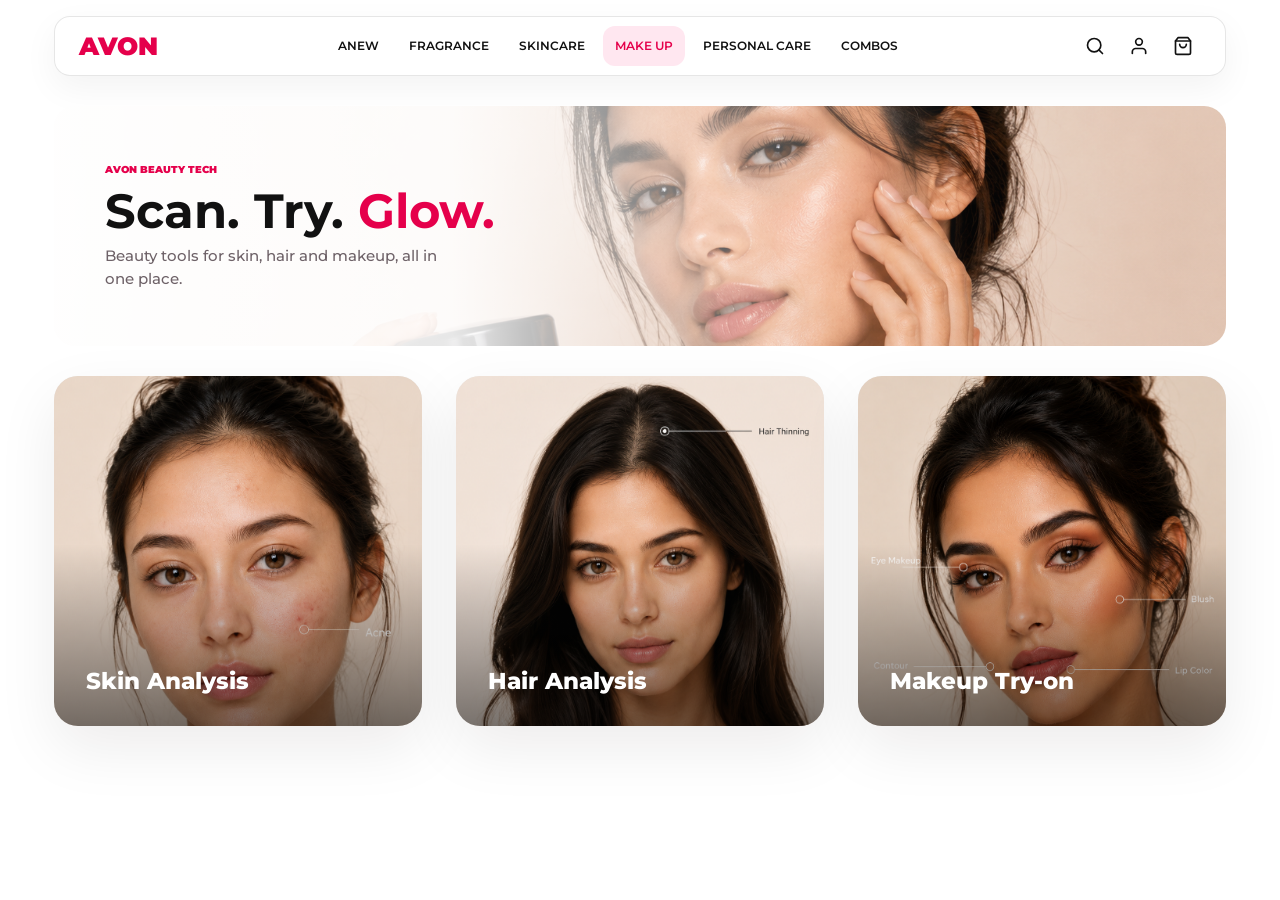
<file: homepage.html>
<!DOCTYPE html>
<html lang="en">
<head>
  <meta charset="UTF-8" />
  <meta name="viewport" content="width=device-width, initial-scale=1.0" />
  <title>Avon Beauty Tech</title>
  <link rel="preconnect" href="https://fonts.googleapis.com" />
  <link rel="preconnect" href="https://fonts.gstatic.com" crossorigin />
  <link href="https://fonts.googleapis.com/css2?family=Montserrat:wght@400;500;600;700;800;900&display=swap" rel="stylesheet" />
  <link rel="stylesheet" href="tokens.css" />
  <link rel="stylesheet" href="reset.css" />
  <style>
    :root {
      --ink: #111111;
      --muted: #6e6268;
      --line: rgba(17, 17, 17, 0.1);
      --soft: #f1eeee;
      --pink-soft: #ffe7f0;
      --shadow: 0 22px 60px rgba(22, 10, 15, 0.08);
    }

    body {
      min-height: 100vh;
      background: #ffffff;
      color: var(--ink);
      font-family: var(--font-body);
    }

    a:focus-visible,
    button:focus-visible {
      outline: 2px solid var(--color-primary);
      outline-offset: 3px;
    }

    .page {
      width: min(100%, 1220px);
      margin: 0 auto;
      padding: 16px 24px 24px;
    }

    .header {
      min-height: 60px;
      display: flex;
      align-items: center;
      justify-content: space-between;
      gap: 24px;
      border: 1px solid var(--line);
      border-radius: 16px;
      padding: 0 24px;
      background: rgba(255, 255, 255, 0.92);
      box-shadow: 0 12px 34px rgba(22, 10, 15, 0.05);
    }

    .logo {
      color: var(--color-primary);
      font-family: var(--font-heading);
      font-size: 25px;
      font-weight: 900;
      line-height: 1;
      text-decoration: none;
    }

    .nav {
      display: flex;
      align-items: center;
      gap: 6px;
      overflow-x: auto;
      scrollbar-width: none;
    }

    .nav::-webkit-scrollbar { display: none; }

    .nav a {
      color: var(--ink);
      border-radius: 12px;
      font-size: 12px;
      font-weight: 600;
      padding: 10px 12px;
      text-decoration: none;
      text-transform: uppercase;
      white-space: nowrap;
    }

    .nav a:hover,
    .nav a.active {
      background: var(--pink-soft);
      color: var(--color-primary);
    }

    .header-actions {
      display: flex;
      align-items: center;
      gap: 8px;
      flex-shrink: 0;
    }

    .icon-btn {
      width: 36px;
      height: 36px;
      border-radius: 12px;
      display: inline-flex;
      align-items: center;
      justify-content: center;
      color: var(--ink);
      transition: background-color 0.2s ease, color 0.2s ease;
    }

    .icon-btn:hover {
      background: var(--pink-soft);
      color: var(--color-primary);
    }

    .banner {
      min-height: 240px;
      margin: 30px auto 30px;
      border-radius: 22px;
      background:
        linear-gradient(90deg, rgba(255, 255, 255, 0.98) 0%, rgba(255, 255, 255, 0.9) 34%, rgba(255, 255, 255, 0.42) 55%, rgba(255, 255, 255, 0.02) 78%),
        url("product image.png") right center / cover no-repeat;
      display: flex;
      align-items: center;
      padding: clamp(28px, 4vw, 52px);
      overflow: hidden;
      position: relative;
    }

    .banner::after {
      display: none;
    }

    .banner-content {
      width: min(100%, 520px);
      position: relative;
      z-index: 1;
    }

    .eyebrow {
      color: var(--color-primary);
      font-size: 10px;
      font-weight: 900;
      margin-bottom: 10px;
      text-transform: uppercase;
    }

    .banner h1 {
      color: var(--ink);
      font-family: var(--font-heading);
      font-size: clamp(34px, 4vw, 48px);
      font-weight: 700;
      line-height: 0.98;
      margin-bottom: 10px;
      letter-spacing: 0;
    }

    .banner h1 span {
      color: var(--color-primary);
    }

    .banner p {
      max-width: 360px;
      color: var(--muted);
      font-size: clamp(13px, 1.3vw, 15px);
      font-weight: 500;
      line-height: 1.5;
    }

    .cards {
      display: grid;
      grid-template-columns: repeat(3, minmax(0, 1fr));
      gap: 34px;
    }

    .beauty-card {
      min-height: 350px;
      border-radius: 24px;
      overflow: hidden;
      position: relative;
      display: block;
      color: #ffffff;
      text-decoration: none;
      box-shadow: var(--shadow);
      background: #eee;
      isolation: isolate;
      transition: transform 0.24s ease, box-shadow 0.24s ease;
    }

    .beauty-card:hover {
      color: #ffffff;
      transform: translateY(-6px);
      box-shadow: 0 30px 80px rgba(22, 10, 15, 0.16);
    }

    .beauty-card img {
      width: 100%;
      height: 100%;
      object-fit: cover;
      position: absolute;
      inset: 0;
      transition: transform 0.28s ease;
    }

    .beauty-card:hover img {
      transform: scale(1.04);
    }

    .beauty-card::after {
      content: "";
      position: absolute;
      inset: 0;
      z-index: 1;
      background: linear-gradient(180deg, rgba(0, 0, 0, 0) 48%, rgba(0, 0, 0, 0.5) 100%);
    }

    .beauty-card h2 {
      position: absolute;
      left: 32px;
      right: 28px;
      bottom: 32px;
      z-index: 2;
      color: #ffffff;
      font-family: var(--font-heading);
      font-size: clamp(20px, 1.8vw, 26px);
      font-weight: 800;
      line-height: 1.1;
    }

    .beauty-card--skin img { object-position: center 22%; }
    .beauty-card--hair img { object-position: center 22%; }
    .beauty-card--makeup img { object-position: center 24%; }

    @media (max-width: 980px) {
      .nav {
        display: none;
      }

      .banner {
        min-height: 280px;
        margin-top: 32px;
      }

      .cards {
        grid-template-columns: 1fr;
        gap: 22px;
      }

      .beauty-card {
        min-height: 390px;
      }
    }

    @media (max-width: 640px) {
      .page {
        padding: 14px 12px 36px;
      }

      .header {
        min-height: 64px;
        border-radius: 10px;
        padding: 0 14px;
      }

      .logo {
        font-size: 24px;
      }

      .icon-btn {
        width: 36px;
        height: 36px;
      }

      .banner {
        min-height: 300px;
        border-radius: 20px;
        margin: 20px auto 24px;
        padding: 28px 20px;
      }

      .banner h1 {
        font-size: clamp(36px, 11vw, 48px);
      }

      .beauty-card {
        min-height: 360px;
        border-radius: 20px;
      }

      .beauty-card h2 {
        left: 22px;
        right: 22px;
        bottom: 22px;
      }
    }
  </style>
</head>
<body>
  <main class="page">
    <header class="header">
      <a href="#" class="logo">AVON</a>
      <nav class="nav" aria-label="Primary">
        <a href="#">ANEW</a>
        <a href="#">Fragrance</a>
        <a href="#">Skincare</a>
        <a class="active" href="#">Make Up</a>
        <a href="#">Personal Care</a>
        <a href="#">Combos</a>
      </nav>
      <div class="header-actions">
        <button class="icon-btn" aria-label="Search">
          <svg width="20" height="20" viewBox="0 0 24 24" fill="none" stroke="currentColor" stroke-width="2" stroke-linecap="round" stroke-linejoin="round">
            <circle cx="11" cy="11" r="8"/><path d="m21 21-4.35-4.35"/>
          </svg>
        </button>
        <button class="icon-btn" aria-label="Account">
          <svg width="20" height="20" viewBox="0 0 24 24" fill="none" stroke="currentColor" stroke-width="2" stroke-linecap="round" stroke-linejoin="round">
            <path d="M20 21v-2a4 4 0 0 0-4-4H8a4 4 0 0 0-4 4v2"/><circle cx="12" cy="7" r="4"/>
          </svg>
        </button>
        <button class="icon-btn" aria-label="Cart">
          <svg width="20" height="20" viewBox="0 0 24 24" fill="none" stroke="currentColor" stroke-width="2" stroke-linecap="round" stroke-linejoin="round">
            <path d="M6 2 3 6v14a2 2 0 0 0 2 2h14a2 2 0 0 0 2-2V6l-3-4z"/><line x1="3" y1="6" x2="21" y2="6"/><path d="M16 10a4 4 0 0 1-8 0"/>
          </svg>
        </button>
      </div>
    </header>

    <section class="banner" aria-labelledby="banner-title">
      <div class="banner-content">
        <div class="eyebrow">Avon Beauty Tech</div>
        <h1 id="banner-title">Scan. Try. <span>Glow.</span></h1>
        <p>Beauty tools for skin, hair and makeup, all in one place.</p>
      </div>
    </section>

    <section class="cards" aria-label="Beauty tools">
      <a href="skin-analysis.html" class="beauty-card beauty-card--skin" aria-label="Open skin analysis">
        <img src="Image.png" alt="Skin analysis preview" />
        <h2>Skin Analysis</h2>
      </a>

      <a href="hair-color.html" class="beauty-card beauty-card--hair" aria-label="Open hair analysis">
        <img src="hair.png" alt="Hair analysis preview" />
        <h2>Hair Analysis</h2>
      </a>

      <a href="makeup-vto.html" class="beauty-card beauty-card--makeup" aria-label="Open makeup try-on">
        <img src="Makeup.png" alt="Makeup try-on preview" />
        <h2>Makeup Try-on</h2>
      </a>
    </section>
  </main>
</body>
</html>
</file>
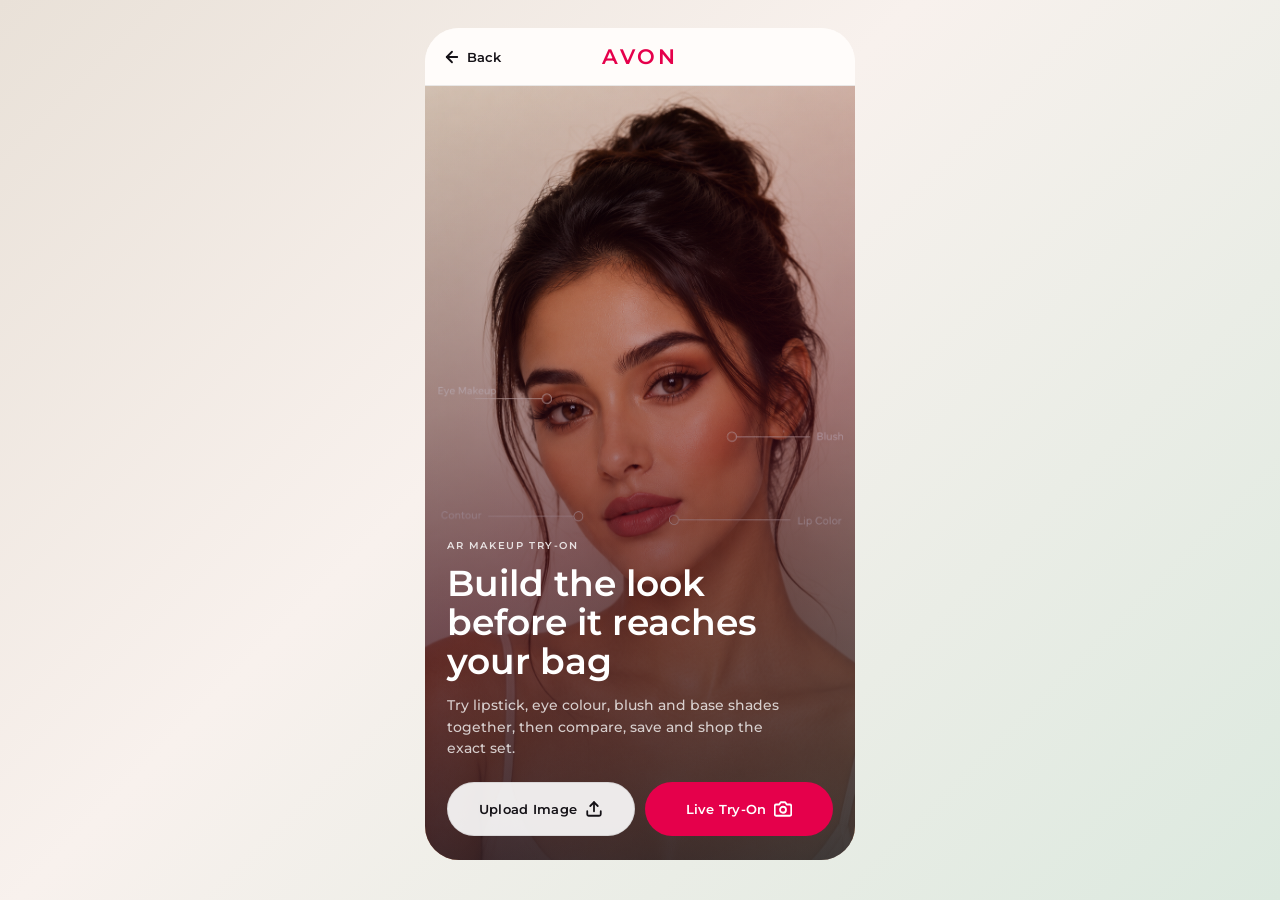
<file: makeup-vto.html>
<!DOCTYPE html>
<html lang="en">
<head>
  <meta charset="UTF-8"/>
  <meta name="viewport" content="width=device-width, initial-scale=1.0, viewport-fit=cover"/>
  <title>Avon — Makeup Try-On</title>
  <link rel="preconnect" href="https://fonts.googleapis.com"/>
  <link rel="preconnect" href="https://fonts.gstatic.com" crossorigin/>
  <link href="https://fonts.googleapis.com/css2?family=Montserrat:wght@300;400;500;600;700;800;900&display=swap" rel="stylesheet"/>
  <link rel="stylesheet" href="tokens.css"/>
  <link rel="stylesheet" href="reset.css"/>
  <style>
    :root {
      --red: #E5004B;
      --red-hover: #c40040;
      --ink: #151217;
      --ink-2: rgba(21,18,23,.66);
      --ink-3: rgba(21,18,23,.46);
      --white: #FFFFFF;
      --shell: #FFFCFA;
      --soft: #FBF7F4;
      --warm: #EFE6DE;
      --sage: #DCE9DF;
      --plum: #3A1627;
      --line: rgba(21,18,23,.09);
      --line-strong: rgba(21,18,23,.16);
      --success: #168A52;
      --amber: #D89414;
      --radius: 18px;
      --pill: 100px;
      --header-h: 58px;
      --lip-color: #C61F46;
      --eye-color: #9A7A3B;
      --blush-color: #E06470;
      --base-color: #C9976E;
      --tryon-strength: .78;
    }

    html, body { height: 100%; }

    body {
      min-height: 100dvh;
      overflow-x: hidden;
      background:
        linear-gradient(135deg, #E9E1D8 0%, #F8F1ED 42%, var(--sage) 100%);
      color: var(--ink);
      font-family: 'Montserrat', sans-serif;
      -webkit-font-smoothing: antialiased;
    }

    body.studio-mode {
      height: 100dvh;
      overflow: hidden;
    }

    button, input { font-family: inherit; }

    button:focus-visible,
    a:focus-visible,
    input:focus-visible {
      outline: 2px solid var(--red);
      outline-offset: 3px;
    }

    .app-wrap {
      display: flex;
      justify-content: center;
      min-height: 100dvh;
      width: 100%;
    }

    .app {
      width: 100%;
      max-width: 430px;
      min-height: 100dvh;
      position: relative;
      overflow: hidden;
      background: var(--shell);
    }

    @media (min-width: 520px) {
      .app-wrap { padding: 28px 0 40px; }
      .app {
        min-height: calc(100dvh - 68px);
        max-height: calc(100dvh - 68px);
        border-radius: 34px;
      }
      body.studio-mode .app {
        height: calc(100dvh - 56px);
        min-height: calc(100dvh - 56px);
        max-height: calc(100dvh - 56px);
      }
    }

    .sdk-header {
      height: var(--header-h);
      position: sticky;
      top: 0;
      z-index: 100;
      display: flex;
      align-items: center;
      justify-content: space-between;
      gap: 12px;
      padding: 0 18px;
      background: rgba(255,252,250,.94);
      border-bottom: 1px solid var(--line);
      backdrop-filter: blur(18px);
      -webkit-backdrop-filter: blur(18px);
    }

    body.studio-mode .sdk-header { display: none; }

    .sdk-back {
      display: inline-flex;
      min-width: 0;
      flex: 1 1 0;
      align-items: center;
      gap: 6px;
      color: var(--ink);
      font-size: 13px;
      font-weight: 600;
      background: transparent;
      border: 0;
      cursor: pointer;
    }

    .sdk-back:hover { color: var(--red); }

    .sdk-logo {
      position: absolute;
      left: 50%;
      transform: translateX(-50%);
      color: var(--red);
      font-size: 21px;
      font-weight: 600;
      letter-spacing: .12em;
      line-height: 1;
      text-decoration: none;
    }

    .sdk-label {
      flex: 1 1 0;
      min-width: 0;
      overflow: hidden;
      color: var(--ink-3);
      font-size: 10px;
      font-weight: 600;
      letter-spacing: .12em;
      text-align: right;
      text-overflow: ellipsis;
      text-transform: uppercase;
      white-space: nowrap;
    }

    .sdk-spacer {
      flex: 1 1 0;
      min-width: 0;
    }

    .screen {
      display: none;
      flex-direction: column;
      min-height: calc(100dvh - var(--header-h));
      overflow-x: hidden;
      overflow-y: auto;
      -webkit-overflow-scrolling: touch;
      overscroll-behavior: contain;
    }

    .screen.active { display: flex; }

    body.studio-mode .screen.active {
      height: 100dvh;
      min-height: 0;
      overflow: hidden;
    }

    @media (min-width: 520px) {
      .screen { min-height: calc(100dvh - 126px); }
      body.studio-mode .screen.active { height: calc(100dvh - 56px); }
    }

    .icon {
      width: 18px;
      height: 18px;
      flex: 0 0 auto;
      stroke: currentColor;
      stroke-width: 2.4;
      fill: none;
      stroke-linecap: round;
      stroke-linejoin: round;
    }

    .btn {
      min-height: 56px;
      display: inline-flex;
      align-items: center;
      justify-content: center;
      gap: 8px;
      padding: 0 20px;
      border: 0;
      border-radius: var(--pill);
      background: var(--red);
      color: var(--white);
      font-size: 13px;
      font-weight: 600;
      letter-spacing: .02em;
      line-height: 1;
      cursor: pointer;
      transition: background .16s ease, transform .16s ease;
    }

    .btn:hover {
      background: var(--red-hover);
      transform: translateY(-1px);
    }

    .btn--dark {
      background: var(--ink);
    }

    .btn--dark:hover { background: #2b1320; }

    .btn--soft {
      background: rgba(255,255,255,.9);
      color: var(--ink);
      border: 1px solid var(--line);
    }

    .btn--soft:hover {
      background: var(--white);
      color: var(--red);
      border-color: rgba(229,0,75,.24);
    }

    .icon-btn {
      width: 42px;
      height: 42px;
      display: inline-grid;
      place-items: center;
      position: relative;
      border: 1px solid rgba(255,255,255,.16);
      border-radius: 50%;
      background: rgba(12,10,13,.46);
      color: var(--white);
      cursor: pointer;
      backdrop-filter: blur(14px);
      -webkit-backdrop-filter: blur(14px);
    }

    .icon-btn.light {
      border-color: var(--line);
      background: rgba(255,255,255,.94);
      color: var(--ink);
    }

    .icon-btn:hover { color: #fff; background: var(--red); }
    .icon-btn.light:hover { color: #fff; border-color: var(--red); }

    .bag-dot {
      min-width: 18px;
      height: 18px;
      display: none;
      place-items: center;
      position: absolute;
      top: -4px;
      right: -4px;
      border-radius: 50%;
      background: var(--red);
      color: #fff;
      font-size: 10px;
      font-weight: 600;
    }

    .bag-dot.on { display: grid; }

    /* S1 intro */
    #s1 {
      min-height: calc(100dvh - var(--header-h));
      overflow: hidden;
    }

    .intro-hero {
      flex: 1;
      min-height: calc(100dvh - var(--header-h));
      position: relative;
      display: flex;
      align-items: flex-end;
      padding: 24px 22px calc(24px + env(safe-area-inset-bottom, 0px));
      overflow: hidden;
      background:
        linear-gradient(180deg, rgba(12,8,11,.08) 0%, rgba(12,8,11,.34) 42%, rgba(12,8,11,.88) 100%),
        url("Makeup.png") center top / cover no-repeat;
      color: #fff;
    }

    .intro-hero::after {
      content: '';
      position: absolute;
      inset: 0;
      background: linear-gradient(150deg, transparent 0%, rgba(229,0,75,.12) 54%, rgba(220,233,223,.14) 100%);
      pointer-events: none;
    }

    .intro-content {
      width: 100%;
      position: relative;
      z-index: 1;
    }

    .kicker {
      margin-bottom: 10px;
      color: rgba(255,255,255,.82);
      font-size: 10px;
      font-weight: 600;
      letter-spacing: .16em;
      text-transform: uppercase;
    }

    .intro-title {
      max-width: 350px;
      margin: 0 0 14px;
      color: #fff;
      font-size: 36px;
      font-weight: 600;
      line-height: 1.08;
      letter-spacing: 0;
    }

    .intro-copy {
      max-width: 340px;
      margin: 0 0 22px;
      color: rgba(255,255,255,.76);
      font-size: 14px;
      line-height: 1.55;
    }

    .intro-actions {
      display: grid;
      grid-template-columns: repeat(2, minmax(0, 1fr));
      gap: 10px;
    }

    .intro-actions .btn {
      min-height: 54px;
      padding: 0 14px;
    }

    @media (min-width: 520px) {
      #s1,
      .intro-hero {
        min-height: calc(100dvh - 126px);
      }
    }

    @media (max-height: 740px) {
      .intro-title { font-size: 32px; margin-bottom: 10px; }
      .intro-copy { margin-bottom: 14px; font-size: 13px; line-height: 1.42; }
      .btn { min-height: 52px; }
      .intro-actions .btn { min-height: 50px; }
    }

    /* Shared page content */
    .page-pad {
      padding: 24px 20px calc(28px + env(safe-area-inset-bottom, 0px));
    }

    .screen-title {
      margin: 0 0 8px;
      color: var(--ink);
      font-size: 30px;
      font-weight: 600;
      letter-spacing: 0;
      line-height: 1.12;
    }

    .screen-copy {
      margin: 0;
      color: var(--ink-2);
      font-size: 13px;
      line-height: 1.55;
    }

    .progress {
      display: flex;
      gap: 6px;
      padding: 18px 20px 0;
    }

    .progress span {
      height: 4px;
      flex: 1;
      border-radius: var(--pill);
      background: #E8DDD6;
    }

    .progress span.done { background: var(--plum); }
    .progress span.active { background: var(--red); }

    .bottom-action {
      display: grid;
      gap: 10px;
      margin-top: 24px;
    }

    /* S4 analyzing */
    .analysis-wrap {
      flex: 1;
      display: flex;
      flex-direction: column;
      align-items: center;
      justify-content: center;
      padding: 38px 28px;
      background:
        radial-gradient(circle at 50% 0%, rgba(229,0,75,.07), transparent 34%),
        linear-gradient(180deg, #FFFCFA 0%, #F7F0EC 100%);
      text-align: center;
    }

    .analysis-ring-wrap {
      width: 132px;
      height: 132px;
      position: relative;
      margin-bottom: 30px;
    }

    .analysis-ring,
    .analysis-ring-inner {
      position: absolute;
      inset: 0;
      border-radius: 50%;
      border: 3px solid #F0E0E5;
      border-top-color: var(--red);
      animation: spin 1.05s linear infinite;
    }

    .analysis-ring-inner {
      inset: 13px;
      border-width: 2px;
      border-top-color: #F0E0E5;
      border-bottom-color: var(--red);
      opacity: .55;
      animation-duration: 1.8s;
      animation-direction: reverse;
    }

    @keyframes spin { to { transform: rotate(360deg); } }

    .analysis-pct {
      position: absolute;
      inset: 0;
      display: grid;
      place-items: center;
      color: var(--red);
      font-size: 20px;
      font-weight: 600;
    }

    .analysis-title {
      max-width: 330px;
      margin: 0 0 8px;
      color: var(--ink);
      font-size: 25px;
      font-weight: 600;
      line-height: 1.15;
    }

    .analysis-copy {
      margin: 0 0 26px;
      color: var(--ink-3);
      font-size: 13px;
      line-height: 1.5;
    }

    .analysis-steps {
      width: 100%;
      max-width: 318px;
      display: grid;
      padding: 8px 18px;
      border: 1px solid var(--line);
      border-radius: 24px;
      background: #fff;
      text-align: left;
    }

    .analysis-step {
      min-height: 56px;
      display: grid;
      grid-template-columns: 34px 1fr;
      align-items: center;
      gap: 12px;
      border-bottom: 1px solid var(--line);
      color: rgba(21,18,23,.42);
      font-size: 13px;
      font-weight: 600;
    }

    .analysis-step:last-child { border-bottom: 0; }

    .analysis-step span {
      width: 34px;
      height: 34px;
      display: grid;
      place-items: center;
      border-radius: 50%;
      background: var(--soft);
      color: var(--red);
      font-size: 12px;
      font-weight: 600;
    }

    .analysis-step.on {
      color: var(--ink);
    }

    .analysis-step.on span {
      background: var(--ink);
      color: #fff;
    }

    /* S5 Studio */
    #s5 { background: #060506; color: #fff; }

    .studio {
      flex: 1;
      min-height: 0;
      position: relative;
      display: flex;
      flex-direction: column;
      overflow: hidden;
      background: #fff;
      color: var(--ink);
    }

    .tryon-frame {
      position: absolute;
      inset: 0;
      overflow: hidden;
      background: #F6D5D8;
    }

    .tryon-video,
    .tryon-img {
      position: absolute;
      inset: 0;
      width: 100%;
      height: 100%;
      object-fit: cover;
      object-position: 46% 45%;
      transform: scale(1.06);
    }

    .tryon-video {
      opacity: 0;
      transform: scaleX(-1) scale(1.05);
    }

    .tryon-video.ready { opacity: 1; }
    .tryon-video.ready + .tryon-img { opacity: 0; }

    .look-layer {
      position: absolute;
      inset: 0;
      pointer-events: none;
      transition: opacity .18s ease, clip-path .18s ease;
    }

    .tryon-frame.before-on .look-layer { opacity: 0; }
    .tryon-frame.compare-on .look-layer { clip-path: inset(0 0 0 50%); }

    .compare-line {
      display: none;
      position: absolute;
      top: 0;
      bottom: 0;
      left: 50%;
      z-index: 3;
      width: 2px;
      background: rgba(255,255,255,.82);
    }

    .tryon-frame.compare-on .compare-line { display: block; }

    .compare-badge {
      position: absolute;
      top: calc(76px + env(safe-area-inset-top, 0px));
      left: 50%;
      transform: translateX(-50%);
      display: none;
      z-index: 4;
      padding: 7px 11px;
      border-radius: var(--pill);
      background: rgba(0,0,0,.48);
      color: rgba(255,255,255,.9);
      font-size: 10px;
      font-weight: 600;
      letter-spacing: .08em;
      text-transform: uppercase;
      backdrop-filter: blur(12px);
      -webkit-backdrop-filter: blur(12px);
    }

    .tryon-frame.compare-on .compare-badge { display: block; }

    .face-base {
      position: absolute;
      left: 16%;
      top: 24%;
      width: 68%;
      height: 43%;
      border-radius: 45% 45% 48% 48%;
      background:
        radial-gradient(ellipse at 50% 42%, color-mix(in srgb, var(--base-color) 28%, transparent), transparent 62%);
      opacity: calc(var(--tryon-strength) * .42);
      mix-blend-mode: soft-light;
      filter: blur(7px);
    }

    .lip {
      position: absolute;
      left: 43.2%;
      top: 58.4%;
      width: 17.2%;
      height: 4.8%;
      opacity: calc(var(--tryon-strength) * .9);
      filter: blur(.55px) saturate(1.1);
      mix-blend-mode: multiply;
    }

    .lip::before,
    .lip::after {
      content: '';
      position: absolute;
      left: 50%;
      transform: translateX(-50%);
      width: 100%;
      background: var(--lip-color);
    }

    .lip::before {
      top: 0;
      height: 47%;
      border-radius: 52% 52% 38% 38% / 80% 80% 50% 50%;
      clip-path: polygon(0 78%, 16% 25%, 38% 18%, 50% 38%, 62% 18%, 84% 25%, 100% 78%, 70% 100%, 50% 82%, 30% 100%);
    }

    .lip::after {
      bottom: 0;
      height: 62%;
      border-radius: 45% 45% 58% 58% / 36% 36% 84% 84%;
      clip-path: ellipse(50% 46% at 50% 38%);
    }

    .gloss {
      position: absolute;
      left: 46.6%;
      top: 59.2%;
      width: 5.8%;
      height: 1.4%;
      border-radius: 50%;
      background: rgba(255,255,255,.68);
      opacity: calc(var(--tryon-strength) * .75);
      filter: blur(1px);
      transform: rotate(-7deg);
    }

    .eye-shadow {
      position: absolute;
      top: 40.7%;
      width: 16.4%;
      height: 4.8%;
      border-radius: 50%;
      background:
        radial-gradient(ellipse at 50% 50%, color-mix(in srgb, var(--eye-color) 82%, transparent) 0%, color-mix(in srgb, var(--eye-color) 34%, transparent) 62%, transparent 76%);
      opacity: calc(var(--tryon-strength) * .82);
      mix-blend-mode: multiply;
      filter: blur(2px);
    }

    .eye-shadow.left { left: 27.8%; transform: rotate(-7deg); }
    .eye-shadow.right { right: 26.4%; transform: rotate(7deg); }

    .liner {
      position: absolute;
      top: 42.9%;
      width: 15.2%;
      height: 1.6%;
      border-top: 2px solid color-mix(in srgb, var(--eye-color) 65%, #1c1414);
      opacity: calc(var(--tryon-strength) * .86);
      filter: blur(.2px);
    }

    .liner.left {
      left: 28.6%;
      border-radius: 80% 28% 0 0;
      transform: rotate(-5deg);
    }

    .liner.right {
      right: 27%;
      border-radius: 28% 80% 0 0;
      transform: rotate(5deg);
    }

    .blush {
      position: absolute;
      top: 50.8%;
      width: 15.5%;
      height: 9.4%;
      border-radius: 50%;
      background: radial-gradient(circle, color-mix(in srgb, var(--blush-color) 74%, transparent) 0%, color-mix(in srgb, var(--blush-color) 34%, transparent) 45%, transparent 72%);
      opacity: calc(var(--tryon-strength) * .8);
      filter: blur(7px);
      mix-blend-mode: multiply;
    }

    .blush.left { left: 25.5%; transform: rotate(-12deg); }
    .blush.right { right: 23.8%; transform: rotate(12deg); }

    .glitter-fleck {
      position: absolute;
      width: 3px;
      height: 3px;
      border-radius: 50%;
      background: rgba(255,236,180,.88);
      opacity: calc(var(--tryon-strength) * .82);
      filter: blur(.1px);
    }

    .studio-vignette { display: none; }

    .studio-ui {
      position: absolute;
      inset: 0;
      z-index: 5;
      display: flex;
      flex-direction: column;
      justify-content: space-between;
      pointer-events: none;
    }

    .studio-ui button,
    .studio-ui input,
    .studio-ui a { pointer-events: auto; }

    .studio-top {
      position: relative;
      display: flex;
      align-items: center;
      justify-content: space-between;
      gap: 10px;
      min-height: 48px;
      padding: calc(10px + env(safe-area-inset-top, 0px)) 14px 6px;
      background: rgba(255,255,255,.96);
      border-bottom: 1px solid rgba(21,18,23,.08);
      color: var(--ink);
      backdrop-filter: blur(16px);
      -webkit-backdrop-filter: blur(16px);
    }

    .studio-brand {
      position: absolute;
      left: 50%;
      transform: translateX(-50%);
      color: var(--red);
      font-size: 20px;
      font-weight: 600;
      letter-spacing: .12em;
      line-height: 1;
    }

    .studio-actions {
      display: flex;
      align-items: center;
      justify-content: flex-end;
      gap: 6px;
      flex: 0 0 auto;
    }

    .studio .icon-btn {
      width: 36px;
      height: 36px;
      border-color: transparent;
      background: transparent;
      color: var(--ink);
      backdrop-filter: none;
      -webkit-backdrop-filter: none;
    }

    .studio .icon-btn:hover {
      background: var(--red);
      color: #fff;
    }

    .studio .bag-dot {
      top: -2px;
      right: -2px;
    }

    .studio-bottom {
      display: grid;
      gap: 0;
      padding: 0;
      background: rgba(255,255,255,.98);
      color: var(--ink);
      backdrop-filter: blur(18px);
      -webkit-backdrop-filter: blur(18px);
    }

    .cat-row::-webkit-scrollbar,
    .shade-row::-webkit-scrollbar,
    .product-row::-webkit-scrollbar,
    .look-row::-webkit-scrollbar { display: none; }

    .studio-mode-tabs {
      display: grid;
      grid-template-columns: repeat(2, minmax(0, 1fr));
      gap: 6px;
      padding: 8px 12px 7px;
      border-bottom: 1px solid rgba(21,18,23,.08);
      background: #fff;
    }

    .studio-mode-tab {
      min-height: 34px;
      border: 0;
      border-radius: 9px;
      background: #F4F4F4;
      color: rgba(21,18,23,.58);
      font-size: 12px;
      font-weight: 700;
      cursor: pointer;
    }

    .studio-mode-tab.active {
      background: var(--ink);
      color: #fff;
    }

    .control-deck {
      display: grid;
      gap: 6px;
      padding: 0 12px;
      background: #fff;
    }

    .control-deck[hidden],
    .cat-row[hidden],
    .look-deck[hidden] {
      display: none;
    }

    .cat-row {
      display: flex;
      gap: 22px;
      overflow-x: auto;
      padding: 0 14px;
      border-bottom: 1px solid rgba(21,18,23,.08);
      scrollbar-width: none;
    }

    .cat-tab {
      min-height: 38px;
      flex: 0 0 auto;
      position: relative;
      display: inline-flex;
      align-items: center;
      justify-content: center;
      padding: 0;
      border: 0;
      border-radius: 0;
      background: transparent;
      color: rgba(21,18,23,.58);
      font-size: 12px;
      font-weight: 600;
      cursor: pointer;
    }

    .cat-tab.active {
      background: transparent;
      color: var(--ink);
    }

    .cat-tab.active::after {
      content: '';
      position: absolute;
      left: 0;
      right: 0;
      bottom: 0;
      height: 2px;
      border-radius: var(--pill);
      background: var(--ink);
    }

    .cat-tab .icon {
      display: none;
    }

    .shade-row {
      display: flex;
      align-items: center;
      gap: 9px;
      min-height: 44px;
      overflow-x: auto;
      padding: 2px 8px;
      border-radius: 8px;
      background: var(--color-gray-16, #F4F4F4);
      scrollbar-width: none;
    }

    .shade-btn {
      width: 28px;
      height: 28px;
      flex: 0 0 auto;
      position: relative;
      border: 1px solid rgba(21,18,23,.08);
      border-radius: 50%;
      background: var(--shade);
      cursor: pointer;
    }

    .shade-btn.active {
      border-color: var(--red);
    }

    .shade-btn .sr-name { position: absolute; width: 1px; height: 1px; overflow: hidden; clip: rect(0 0 0 0); }

    .variant-row {
      display: grid;
      grid-template-columns: auto minmax(0, 1fr);
      align-items: center;
      gap: 12px;
      min-height: 44px;
      padding: 0 8px;
      border-radius: 8px;
      background: var(--color-gray-16, #F4F4F4);
    }

    .variant-label {
      color: var(--ink);
      font-size: 11px;
      font-weight: 600;
      white-space: nowrap;
    }

    .intensity-row {
      display: grid;
      grid-template-columns: auto 1fr auto;
      align-items: center;
      gap: 8px;
      color: rgba(21,18,23,.58);
      font-size: 11px;
      font-weight: 600;
    }

    .intensity-row input {
      width: 100%;
      accent-color: var(--red);
    }

    .product-row {
      display: flex;
      gap: 14px;
      overflow-x: auto;
      min-height: 86px;
      padding: 3px 0 1px;
      scrollbar-width: none;
    }

    .product-card {
      width: 82px;
      min-width: 82px;
      height: 82px;
      display: grid;
      place-items: center;
      padding: 0;
      border: 1px solid transparent;
      border-radius: 14px;
      background: #fff;
      color: var(--ink);
      cursor: pointer;
    }

    .product-card.active {
      background: #fff;
      color: var(--ink);
      border-color: var(--red);
    }

    .product-mini {
      width: 68px;
      height: 70px;
      display: grid;
      place-items: center;
      overflow: hidden;
      border-radius: 12px;
      background:
        linear-gradient(180deg, rgba(255,255,255,.96), rgba(255,255,255,.55)),
        var(--shade);
    }

    .product-mini.has-image {
      background: #fff;
    }

    .product-mini::before {
      content: '';
      width: 11px;
      height: 27px;
      display: block;
      border-radius: 8px 8px 5px 5px;
      background: var(--shade);
    }

    .product-mini.has-image::before {
      display: none;
    }

    .product-mini img {
      width: 100%;
      height: 100%;
      display: block;
      object-fit: contain;
    }

    .product-mini.has-image img {
      transform: scale(1.55);
      transform-origin: center;
    }

    .product-text { display: none; }

    .look-deck {
      display: grid;
      gap: 10px;
      padding: 8px 12px 0;
      background: #fff;
    }

    .look-row {
      display: flex;
      gap: 10px;
      overflow-x: auto;
      padding: 2px 0 0;
      scrollbar-width: none;
    }

    .look-card {
      min-width: 132px;
      display: grid;
      gap: 8px;
      padding: 8px;
      border: 1px solid rgba(21,18,23,.10);
      border-radius: 12px;
      background: #fff;
      color: var(--ink);
      text-align: center;
      cursor: pointer;
    }

    .look-card.active {
      border-color: var(--red);
      background: #FFF3F7;
    }

    .look-card-image {
      height: 92px;
      position: relative;
      overflow: hidden;
      border-radius: 10px;
      background:
        linear-gradient(180deg, rgba(21,18,23,.02), rgba(21,18,23,.22)),
        var(--look-image, url("Makeup.png")) var(--look-pos, center center) / cover no-repeat;
    }

    .look-card-image::after {
      content: '';
      position: absolute;
      inset: auto 0 0;
      height: 44%;
      background: linear-gradient(180deg, transparent, color-mix(in srgb, var(--look-accent, var(--red)) 32%, transparent));
    }

    .look-card-title {
      display: block;
      color: var(--ink);
      font-size: 12px;
      font-weight: 600;
      line-height: 1.2;
      white-space: nowrap;
      overflow: hidden;
      text-overflow: ellipsis;
    }

    .product-footer {
      display: grid;
      grid-template-columns: minmax(0, 1fr) auto auto;
      align-items: center;
      gap: 10px;
      margin: 3px 12px calc(10px + env(safe-area-inset-bottom, 0px));
      padding: 8px;
      border: 1px solid rgba(21,18,23,.08);
      border-radius: 10px;
      background: #fff;
    }

    .footer-info {
      min-width: 0;
      display: grid;
      gap: 3px;
    }

    .footer-kicker {
      overflow: hidden;
      color: rgba(21,18,23,.55);
      font-size: 11px;
      font-weight: 500;
      text-overflow: ellipsis;
      white-space: nowrap;
    }

    .footer-price {
      color: var(--ink);
      font-size: 13px;
      font-weight: 600;
    }

    .cart-pill {
      min-height: 36px;
      padding: 0 18px;
      border: 0;
      border-radius: var(--pill);
      background: #000;
      color: #fff;
      font-size: 12px;
      font-weight: 600;
      cursor: pointer;
      white-space: nowrap;
    }

    .cart-pill:hover {
      background: var(--red);
    }

    .cart-pill:disabled {
      background: rgba(21,18,23,.22);
      color: rgba(255,255,255,.72);
      cursor: not-allowed;
    }

    .heart-btn {
      width: 38px;
      height: 38px;
      display: grid;
      place-items: center;
      border: 1px solid rgba(21,18,23,.08);
      border-radius: 50%;
      background: #fff;
      color: var(--ink);
      cursor: pointer;
    }

    .heart-btn:hover {
      border-color: rgba(229,0,75,.28);
      color: var(--red);
    }

    /* S6 Bag */
    .bag-hero {
      position: relative;
      overflow: hidden;
      min-height: 190px;
      padding: 26px 20px 58px;
      background:
        radial-gradient(circle at 14% 0%, rgba(229,0,75,.26), transparent 44%),
        linear-gradient(145deg, #3A1627 0%, #151217 62%, #2B1320 100%);
      color: #fff;
    }

    .bag-hero::after {
      content: '';
      position: absolute;
      left: 0;
      right: 0;
      bottom: -1px;
      height: 28px;
      border-radius: 28px 28px 0 0;
      background: var(--soft);
    }

    .bag-back {
      position: relative;
      z-index: 1;
      min-height: 42px;
      padding: 0 14px;
      border-color: rgba(255,255,255,.18);
      background: rgba(255,255,255,.94);
      box-shadow: 0 12px 28px rgba(0,0,0,.18);
      font-size: 12px;
    }

    .bag-eyebrow {
      position: relative;
      z-index: 1;
      margin: 24px 0 8px;
      color: rgba(255,255,255,.72);
      font-size: 10px;
      font-weight: 600;
      letter-spacing: .16em;
      text-transform: uppercase;
    }

    .bag-hero h1 {
      position: relative;
      z-index: 1;
      max-width: 330px;
      margin: 0 0 8px;
      color: #fff;
      font-size: 28px;
      font-weight: 600;
      line-height: 1.1;
    }

    .bag-hero p {
      position: relative;
      z-index: 1;
      max-width: 320px;
      margin: 0;
      color: rgba(255,255,255,.62);
      font-size: 12px;
      line-height: 1.5;
    }

    .bag-body {
      padding: 16px 16px calc(32px + env(safe-area-inset-bottom, 0px));
      background: var(--soft);
    }

    .bag-chip-row {
      display: flex;
      flex-wrap: wrap;
      gap: 8px;
      margin: 0 0 18px;
    }

    .bag-chip-row span {
      padding: 7px 10px;
      border-radius: var(--pill);
      background: #fff;
      color: rgba(21,18,23,.6);
      font-size: 11px;
      font-weight: 600;
      box-shadow: 0 8px 20px rgba(40,25,32,.05);
    }

    .bag-section-label {
      margin: 0 0 10px;
      color: rgba(21,18,23,.52);
      font-size: 11px;
      font-weight: 600;
      letter-spacing: .12em;
      text-transform: uppercase;
    }

    .bag-line {
      display: grid;
      grid-template-columns: 66px minmax(0, 1fr) auto;
      gap: 13px;
      align-items: center;
      padding: 13px;
      margin-bottom: 10px;
      border: 1px solid var(--line);
      border-radius: 18px;
      background: #fff;
      box-shadow: 0 12px 28px rgba(40,25,32,.05);
    }

    .bag-swatch {
      width: 66px;
      height: 66px;
      display: grid;
      place-items: center;
      overflow: hidden;
      border-radius: 16px;
      background:
        linear-gradient(180deg, rgba(255,255,255,.84), rgba(255,255,255,.42)),
        var(--shade);
    }

    .bag-swatch::before {
      content: '';
      width: 18px;
      height: 34px;
      border-radius: 10px 10px 6px 6px;
      background: var(--shade);
    }

    .bag-swatch.has-image {
      background: #fff;
    }

    .bag-swatch.has-image::before {
      display: none;
    }

    .bag-swatch img {
      width: 100%;
      height: 100%;
      display: block;
      object-fit: contain;
    }

    .bag-info { min-width: 0; }

    .bag-info strong {
      display: block;
      overflow: hidden;
      color: var(--ink);
      font-size: 14px;
      font-weight: 600;
      line-height: 1.25;
      text-overflow: ellipsis;
      white-space: nowrap;
    }

    .bag-info em {
      display: block;
      margin-top: 3px;
      color: var(--ink-3);
      font-size: 11px;
      font-weight: 600;
      font-style: normal;
      line-height: 1.35;
    }

    .bag-info span {
      display: inline-flex;
      margin-top: 8px;
      padding: 4px 8px;
      border-radius: var(--pill);
      background: #F5EFEA;
      color: rgba(21,18,23,.58);
      font-size: 10px;
      font-weight: 600;
    }

    .bag-price {
      color: var(--ink);
      font-size: 15px;
      font-weight: 600;
      white-space: nowrap;
    }

    .empty-bag {
      display: grid;
      place-items: center;
      min-height: 190px;
      padding: 28px;
      border: 1px dashed var(--line-strong);
      border-radius: 22px;
      background: #fff;
      color: var(--ink-3);
      text-align: center;
      font-size: 13px;
      line-height: 1.5;
    }

    .checkout-panel {
      position: sticky;
      bottom: 12px;
      z-index: 8;
      margin-top: 16px;
      padding: 15px;
      border: 1px solid rgba(255,255,255,.08);
      border-radius: 20px;
      background: var(--ink);
      color: #fff;
      box-shadow: 0 18px 44px rgba(21,18,23,.24);
    }

    .total-row {
      display: flex;
      justify-content: space-between;
      align-items: center;
      gap: 14px;
      margin-bottom: 12px;
      color: rgba(255,255,255,.62);
      font-size: 12px;
      font-weight: 600;
    }

    .total-row strong {
      color: #fff;
      font-size: 24px;
      font-weight: 600;
    }

    .checkout-modes {
      display: grid;
      grid-template-columns: repeat(2, minmax(0, 1fr));
      gap: 8px;
      margin-bottom: 12px;
    }

    .checkout-mode {
      min-height: 52px;
      padding: 9px;
      border: 1px solid rgba(255,255,255,.12);
      border-radius: 14px;
      background: rgba(255,255,255,.07);
      color: rgba(255,255,255,.72);
      font-size: 11px;
      font-weight: 600;
      line-height: 1.25;
      text-align: left;
      cursor: pointer;
    }

    .checkout-mode span {
      color: inherit;
      opacity: .78;
    }

    .checkout-mode.active {
      background: #fff;
      color: var(--ink);
    }

    .cart-actions {
      display: grid;
      grid-template-columns: 1fr;
      gap: 10px;
      margin-top: 14px;
    }

    .cart-actions .btn {
      min-height: 50px;
      box-shadow: none;
    }

    /* S7 confirmation */
    .done-wrap {
      flex: 1;
      display: flex;
      flex-direction: column;
      justify-content: center;
      padding: 34px 22px calc(30px + env(safe-area-inset-bottom, 0px));
      background:
        radial-gradient(circle at 50% 8%, rgba(229,0,75,.10), transparent 38%),
        linear-gradient(180deg, #FFFCFA 0%, #F7F0EC 100%);
      text-align: center;
    }

    .done-mark {
      width: 84px;
      height: 84px;
      display: grid;
      place-items: center;
      margin: 0 auto 22px;
      border-radius: 50%;
      background: #EFF7F1;
      color: var(--success);
    }

    .done-wrap h1 {
      max-width: 340px;
      margin: 0 auto 10px;
      color: var(--ink);
      font-size: 30px;
      font-weight: 600;
      line-height: 1.1;
    }

    .done-wrap p {
      max-width: 330px;
      margin: 0 auto 24px;
      color: var(--ink-2);
      font-size: 13px;
      line-height: 1.6;
    }

    .done-summary {
      display: grid;
      gap: 8px;
      margin: 0 0 24px;
      padding: 14px;
      border: 1px solid var(--line);
      border-radius: 22px;
      background: #fff;
      text-align: left;
    }

    .done-summary div {
      display: flex;
      justify-content: space-between;
      gap: 16px;
      color: var(--ink-3);
      font-size: 12px;
      font-weight: 600;
    }

    .done-summary strong {
      color: var(--ink);
      text-align: right;
    }

    .toast {
      position: fixed;
      left: 50%;
      bottom: 28px;
      z-index: 999;
      transform: translateX(-50%) translateY(70px);
      max-width: min(360px, calc(100vw - 36px));
      padding: 11px 18px;
      border-radius: var(--pill);
      background: var(--ink);
      color: #fff;
      font-size: 12px;
      font-weight: 600;
      opacity: 0;
      pointer-events: none;
      transition: opacity .24s, transform .24s;
      white-space: nowrap;
    }

    .toast.show {
      opacity: 1;
      transform: translateX(-50%) translateY(0);
    }

    .look-sheet-backdrop {
      position: fixed;
      inset: 0;
      z-index: 700;
      display: flex;
      align-items: flex-end;
      justify-content: center;
      padding: 0;
      background: rgba(21,18,23,.34);
      opacity: 0;
      pointer-events: none;
      transition: opacity .22s ease;
    }

    .look-sheet-backdrop.show {
      opacity: 1;
      pointer-events: auto;
    }

    .look-sheet {
      width: min(430px, 100vw);
      max-height: min(78dvh, 680px);
      display: grid;
      gap: 14px;
      padding: 10px 16px calc(16px + env(safe-area-inset-bottom, 0px));
      border-radius: 28px 28px 0 0;
      background: #fff;
      color: var(--ink);
      box-shadow: 0 -24px 60px rgba(21,18,23,.22);
      transform: translateY(105%);
      transition: transform .26s ease;
    }

    .look-sheet-backdrop.show .look-sheet {
      transform: translateY(0);
    }

    .look-sheet-handle {
      width: 46px;
      height: 5px;
      justify-self: center;
      border-radius: var(--pill);
      background: rgba(21,18,23,.18);
    }

    .look-sheet-head {
      display: grid;
      grid-template-columns: minmax(0, 1fr) 40px;
      gap: 12px;
      align-items: start;
    }

    .look-sheet-eyebrow {
      margin-bottom: 4px;
      color: var(--red);
      font-size: 9px;
      font-weight: 700;
      letter-spacing: .12em;
      text-transform: uppercase;
    }

    .look-sheet-title {
      margin: 0;
      color: var(--ink);
      font-size: 21px;
      font-weight: 600;
      line-height: 1.18;
    }

    .look-sheet-sub {
      margin: 6px 0 0;
      color: rgba(21,18,23,.58);
      font-size: 12px;
      font-weight: 400;
      line-height: 1.48;
    }

    .look-sheet-close {
      width: 40px;
      height: 40px;
      display: grid;
      place-items: center;
      border: 1px solid rgba(21,18,23,.08);
      border-radius: 50%;
      background: #fff;
      color: var(--ink);
      cursor: pointer;
    }

    .look-sheet-products {
      display: grid;
      gap: 9px;
      overflow-y: auto;
      padding-right: 2px;
    }

    .look-sheet-product {
      display: grid;
      grid-template-columns: 54px minmax(0, 1fr) auto 32px;
      gap: 10px;
      align-items: center;
      padding: 10px;
      border: 1px solid rgba(21,18,23,.08);
      border-radius: 16px;
      background: #FFFCFA;
    }

    .look-sheet-swatch {
      width: 54px;
      height: 54px;
      display: grid;
      place-items: center;
      overflow: hidden;
      border-radius: 15px;
      background:
        linear-gradient(180deg, rgba(255,255,255,.82), rgba(255,255,255,.42)),
        var(--shade);
    }

    .look-sheet-swatch::before {
      content: '';
      width: 17px;
      height: 31px;
      border-radius: 10px 10px 6px 6px;
      background: var(--shade);
    }

    .look-sheet-swatch.has-image {
      background: #fff;
    }

    .look-sheet-swatch.has-image::before {
      display: none;
    }

    .look-sheet-swatch img {
      width: 100%;
      height: 100%;
      display: block;
      object-fit: contain;
    }

    .look-sheet-copy {
      min-width: 0;
    }

    .look-sheet-copy strong,
    .look-sheet-copy span {
      display: block;
      overflow: hidden;
      text-overflow: ellipsis;
      white-space: nowrap;
    }

    .look-sheet-copy strong {
      color: var(--ink);
      font-size: 14px;
      font-weight: 600;
      line-height: 1.3;
    }

    .look-sheet-copy span {
      margin-top: 3px;
      color: rgba(21,18,23,.52);
      font-size: 11px;
      font-weight: 400;
      line-height: 1.45;
    }

    .look-sheet-price {
      color: var(--ink);
      font-size: 15px;
      font-weight: 600;
      white-space: nowrap;
    }

    .look-sheet-remove {
      width: 32px;
      height: 32px;
      display: grid;
      place-items: center;
      border: 1px solid rgba(21,18,23,.08);
      border-radius: 50%;
      background: #fff;
      color: rgba(21,18,23,.52);
      cursor: pointer;
    }

    .look-sheet-remove:hover {
      border-color: rgba(229,0,75,.28);
      color: var(--red);
    }

    .look-sheet-empty {
      padding: 18px;
      border: 1px dashed rgba(21,18,23,.16);
      border-radius: 16px;
      color: rgba(21,18,23,.52);
      font-size: 12px;
      font-weight: 400;
      line-height: 1.5;
      text-align: center;
    }

    .look-sheet-total {
      display: grid;
      grid-template-columns: minmax(0, 1fr) auto;
      gap: 12px;
      align-items: center;
      padding-top: 4px;
    }

    .look-sheet-total span {
      color: rgba(21,18,23,.58);
      font-size: 12px;
      font-weight: 400;
    }

    .look-sheet-total strong {
      display: block;
      margin-top: 3px;
      color: var(--ink);
      font-size: 18px;
      font-weight: 600;
    }

    @media (max-width: 390px) {
      .intro-title,
      .screen-title,
      .bag-hero h1,
      .done-wrap h1 { font-size: 28px; }
      .cat-row { gap: 6px; }
      .cat-tab { font-size: 10px; padding: 0 5px; }
      .product-card {
        width: 76px;
        min-width: 76px;
        height: 76px;
      }
      .product-mini {
        width: 62px;
        height: 64px;
      }
    }

    :root button[class],
    :root button[class] :is(span, strong, small, div) {
      font-weight: 600;
    }
  </style>
</head>
<body>
  <div class="app-wrap">
    <main class="app" aria-label="Avon makeup try-on app">
      <header class="sdk-header">
        <button class="sdk-back" type="button" id="header-back">
          <svg class="icon" viewBox="0 0 24 24"><path d="M19 12H5"/><path d="M12 19l-7-7 7-7"/></svg>
          Back
        </button>
        <a href="homepage.html" class="sdk-logo">AVON</a>
        <span class="sdk-spacer" aria-hidden="true"></span>
      </header>

      <section class="screen active" id="s1" data-label="Makeup Try-On">
        <div class="intro-hero">
          <div class="intro-content">
            <div class="kicker">AR Makeup Try-On</div>
            <h1 class="intro-title">Build the look before it reaches your bag</h1>
            <p class="intro-copy">Try lipstick, eye colour, blush and base shades together, then compare, save and shop the exact set.</p>
            <div class="intro-actions">
              <button class="btn btn--soft" type="button" id="hero-upload">
                Upload Image
                <svg class="icon" viewBox="0 0 24 24"><path d="M21 15v4a2 2 0 0 1-2 2H5a2 2 0 0 1-2-2v-4"/><path d="M17 8l-5-5-5 5"/><path d="M12 3v12"/></svg>
              </button>
              <button class="btn" type="button" id="live-tryon">
                Live Try-On
                <svg class="icon" viewBox="0 0 24 24"><path d="M23 19a2 2 0 0 1-2 2H3a2 2 0 0 1-2-2V8a2 2 0 0 1 2-2h4l2-3h6l2 3h4a2 2 0 0 1 2 2z"/><circle cx="12" cy="13" r="4"/></svg>
              </button>
              <input id="selfie-input" type="file" accept="image/*" hidden/>
            </div>
          </div>
        </div>
      </section>

      <section class="screen" id="s4" data-label="Shade Matching">
        <div class="analysis-wrap">
          <div class="analysis-ring-wrap" aria-hidden="true">
            <div class="analysis-ring"></div>
            <div class="analysis-ring-inner"></div>
            <div class="analysis-pct" id="analysis-pct">0%</div>
          </div>
          <h1 class="analysis-title">Creating your Avon try-on palette</h1>
          <p class="analysis-copy">Balancing undertone, finish, contrast and product layering.</p>
          <div class="analysis-steps">
            <div class="analysis-step on" data-step="0"><span>1</span>Map facial zones</div>
            <div class="analysis-step" data-step="1"><span>2</span>Match shade families</div>
            <div class="analysis-step" data-step="2"><span>3</span>Build the full look</div>
            <div class="analysis-step" data-step="3"><span>4</span>Prepare shopping set</div>
          </div>
        </div>
      </section>

      <section class="screen" id="s5" data-label="Try-On Studio">
        <div class="studio">
          <div class="tryon-frame" id="tryon-frame">
            <video id="tryon-video" class="tryon-video" autoplay muted playsinline></video>
            <img id="tryon-img" class="tryon-img" src="Makeup.png" alt="Face preview with virtual makeup"/>
            <div class="look-layer" aria-hidden="true">
              <span class="face-base"></span>
              <span class="eye-shadow left"></span>
              <span class="eye-shadow right"></span>
              <span class="liner left"></span>
              <span class="liner right"></span>
              <span class="blush left"></span>
              <span class="blush right"></span>
              <span class="lip"></span>
              <span class="gloss"></span>
              <span class="glitter-fleck" style="left:31%;top:43%"></span>
              <span class="glitter-fleck" style="left:37%;top:45%"></span>
              <span class="glitter-fleck" style="left:66%;top:43%"></span>
              <span class="glitter-fleck" style="left:72%;top:46%"></span>
              <span class="glitter-fleck" style="left:73%;top:53%"></span>
            </div>
            <span class="compare-line" aria-hidden="true"></span>
            <span class="compare-badge">Before / After</span>
            <div class="studio-vignette"></div>
          </div>

          <div class="studio-ui">
            <div>
              <div class="studio-top">
                <button class="icon-btn" type="button" data-go="s1" aria-label="Back">
                  <svg class="icon" viewBox="0 0 24 24"><path d="M19 12H5"/><path d="M12 19l-7-7 7-7"/></svg>
                </button>
                <div class="studio-brand">AVON</div>
                <div class="studio-actions">
                  <button class="icon-btn" type="button" data-go="s6" aria-label="Open bag">
                    <span class="bag-dot" id="studio-bag-count">0</span>
                    <svg class="icon" viewBox="0 0 24 24"><path d="M6 2 3 6v14a2 2 0 0 0 2 2h14a2 2 0 0 0 2-2V6l-3-4Z"/><path d="M3 6h18"/><path d="M16 10a4 4 0 0 1-8 0"/></svg>
                  </button>
                  <button class="icon-btn" type="button" id="favorite-look" aria-label="Save look">
                    <svg class="icon" viewBox="0 0 24 24"><path d="M20.8 4.6a5.5 5.5 0 0 0-7.8 0L12 5.6l-1-1a5.5 5.5 0 0 0-7.8 7.8l1 1L12 21l7.8-7.6 1-1a5.5 5.5 0 0 0 0-7.8Z"/></svg>
                  </button>
                  <button class="icon-btn" type="button" data-go="s1" aria-label="Close studio">
                    <svg class="icon" viewBox="0 0 24 24"><path d="M18 6 6 18"/><path d="m6 6 12 12"/></svg>
                  </button>
                </div>
              </div>
            </div>

            <div class="studio-bottom">
              <div class="studio-mode-tabs" id="studio-mode-tabs" aria-label="Try-on controls">
                <button class="studio-mode-tab active" type="button" data-panel="makeup">Makeup</button>
                <button class="studio-mode-tab" type="button" data-panel="looks">Looks</button>
              </div>
              <div class="cat-row" id="category-tabs" aria-label="Makeup category tabs"></div>
              <div class="control-deck" id="makeup-panel">
                <div class="product-row" id="product-row" aria-label="Products"></div>
                <div class="variant-row">
                  <span class="variant-label">Choose variant</span>
                  <div class="shade-row" id="shade-row" aria-label="Shade selector"></div>
                </div>
              </div>
              <div class="look-deck" id="looks-panel" hidden>
                <div class="look-row" id="look-row" aria-label="Complete looks"></div>
              </div>
              <div class="product-footer">
                <div class="footer-info">
                  <div class="footer-kicker" id="peek-name">Ultra Matte Lipstick</div>
                  <div class="footer-price" id="peek-meta">Ruby Shock · Rs 499</div>
                </div>
                <button class="cart-pill" type="button" id="quick-add">Add to cart</button>
                <button class="heart-btn" type="button" id="footer-heart" aria-label="Save product">
                  <svg class="icon" viewBox="0 0 24 24"><path d="M20.8 4.6a5.5 5.5 0 0 0-7.8 0L12 5.6l-1-1a5.5 5.5 0 0 0-7.8 7.8l1 1L12 21l7.8-7.6 1-1a5.5 5.5 0 0 0 0-7.8Z"/></svg>
                </button>
                <input type="range" min="20" max="100" value="78" id="intensity" hidden/>
              </div>
            </div>
          </div>
        </div>
      </section>

      <section class="screen" id="s6" data-label="Beauty Bag">
        <div class="bag-hero">
          <button class="btn btn--soft bag-back" type="button" data-go="s5">
            <svg class="icon" viewBox="0 0 24 24"><path d="M19 12H5"/><path d="M12 19l-7-7 7-7"/></svg>
            Back to Try-On
          </button>
          <div class="bag-eyebrow">Avon Beauty Bag</div>
          <h1>Your selected shades</h1>
          <p>Review the look, add the full set if needed, then choose how you want it delivered.</p>
        </div>
        <div class="bag-body">
          <div class="bag-chip-row">
            <span id="bag-count-chip">0 shades</span>
            <span>Try-on matched</span>
            <span id="bag-total-chip">Rs 0 total</span>
          </div>
          <div class="bag-section-label">Selected Products</div>
          <div id="bag-list"></div>
          <div class="checkout-panel">
            <div class="total-row">
              <span>Beauty bag total</span>
              <strong id="bag-total">Rs 0</strong>
            </div>
            <div class="checkout-modes" id="checkout-modes">
              <button class="checkout-mode active" type="button" data-value="Home delivery">Home delivery<br/><span>2-4 days</span></button>
              <button class="checkout-mode" type="button" data-value="Beauty advisor">Beauty advisor<br/><span>Assisted order</span></button>
            </div>
            <button class="btn" type="button" id="place-order" style="width:100%;">Place Order</button>
          </div>
          <div class="cart-actions">
            <button class="btn btn--soft" type="button" id="bag-add-look">Add Full Look</button>
            <button class="btn btn--soft" type="button" data-go="s5">Continue Trying Shades</button>
          </div>
        </div>
      </section>

      <section class="screen" id="s7" data-label="Look Saved">
        <div class="done-wrap">
          <div class="done-mark">
            <svg class="icon" viewBox="0 0 24 24" style="width:34px;height:34px;"><path d="M20 6 9 17l-5-5"/></svg>
          </div>
          <h1>Your Avon look is saved</h1>
          <p>The selected products, finish and checkout preference are ready for the next step.</p>
          <div class="done-summary">
            <div><span>Products</span><strong id="done-items">0 items</strong></div>
            <div><span>Checkout</span><strong id="done-mode">Home delivery</strong></div>
            <div><span>Total</span><strong id="done-total">Rs 0</strong></div>
          </div>
          <div class="bottom-action" style="margin-top:0;">
            <button class="btn" type="button" data-go="s5">Return to Studio</button>
            <a href="homepage.html" class="btn btn--soft">Back to Home</a>
          </div>
        </div>
      </section>
    </main>
  </div>

  <div class="toast" id="toast">Added to bag</div>
  <div class="look-sheet-backdrop" id="look-sheet-backdrop" aria-hidden="true">
    <div class="look-sheet" role="dialog" aria-modal="true" aria-labelledby="look-sheet-title">
      <div class="look-sheet-handle" aria-hidden="true"></div>
      <div class="look-sheet-head">
        <div>
          <div class="look-sheet-eyebrow">Complete Look</div>
          <h2 class="look-sheet-title" id="look-sheet-title">Fresh Glow</h2>
          <p class="look-sheet-sub" id="look-sheet-sub">Soft rose lip, bronze eye and peach cheek.</p>
        </div>
        <button class="look-sheet-close" type="button" id="look-sheet-close" aria-label="Close look details">
          <svg class="icon" viewBox="0 0 24 24"><path d="M18 6 6 18"/><path d="m6 6 12 12"/></svg>
        </button>
      </div>
      <div class="look-sheet-products" id="look-sheet-products"></div>
      <div class="look-sheet-total">
        <div>
          <span id="look-sheet-count">3 products</span>
          <strong id="look-sheet-total">Rs 0</strong>
        </div>
        <button class="cart-pill" type="button" id="look-sheet-add">Add to cart</button>
      </div>
    </div>
  </div>

  <script>
    const icons = {
      lips: '<svg class="icon" viewBox="0 0 24 24"><path d="M4 14c2.2-3.2 4.2-4.8 6-4.8 1.2 0 1.9.7 2.5.7s1.3-.7 2.5-.7c1.8 0 3.8 1.6 6 4.8-2.2 2.5-5 3.8-8.5 3.8S6.2 16.5 4 14Z"/><path d="M4 14h16"/></svg>',
      eyes: '<svg class="icon" viewBox="0 0 24 24"><path d="M2 12s3.5-7 10-7 10 7 10 7-3.5 7-10 7-10-7-10-7Z"/><circle cx="12" cy="12" r="3"/></svg>',
      face: '<svg class="icon" viewBox="0 0 24 24"><path d="M9 11a3 3 0 1 0 6 0 3 3 0 0 0-6 0"/><path d="M17 21a5 5 0 0 0-10 0"/><path d="M7 3h10"/></svg>'
    };

    const catalog = {
      lips: [
        { id: 'lip-hydra-nude', category: 'lips', categoryLabel: 'Lips', name: 'Avon Hydramatic Matte Lipstick -Hydra', shade: 'Nude', price: 849.15, color: '#A76758', finish: 'Hydramatic matte colour', match: 97, image: 'https://cdn.shopify.com/s/files/1/0713/1306/4175/files/C37309-1.jpg?v=1760355854', benefits: ['Matte colour', 'Hydra feel', 'Everyday nude'] },
        { id: 'lip-hydra-siren', category: 'lips', categoryLabel: 'Lips', name: 'Avon Hydramatic Matte Lipstick -Hydra', shade: 'Siren Red', price: 849.15, color: '#B81733', finish: 'Hydramatic matte red', match: 96, image: 'https://cdn.shopify.com/s/files/1/0713/1306/4175/files/C37313-1_c113f87c-0f4e-496f-aca6-1bf9554fc100.jpg?v=1760423227', benefits: ['Bold red', 'Matte finish', 'Hydra comfort'] },
        { id: 'lip-true-perfect', category: 'lips', categoryLabel: 'Lips', name: 'Avon True Color Lipstick', shade: 'Perfect Red', price: 339.15, color: '#C91E36', finish: 'Cream true colour', match: 94, image: 'https://cdn.shopify.com/s/files/1/0713/1306/4175/files/c26164_2.webp?v=1768825879', benefits: ['Cream colour', 'Classic red', 'Smooth glide'] },
        { id: 'lip-true-berry', category: 'lips', categoryLabel: 'Lips', name: 'Avon True Color Lipstick', shade: 'Berry Bright', price: 359.10, color: '#8E3154', finish: 'Cream berry colour', match: 93, image: 'https://cdn.shopify.com/s/files/1/0713/1306/4175/files/c25147_1.webp?v=1768827554', benefits: ['Berry tone', 'Cream feel', 'Even colour'] },
        { id: 'lip-pretty-romance', category: 'lips', categoryLabel: 'Lips', name: 'Avon Simply Pretty Colorbliss Lipstick', shade: 'Romance', price: 159.20, color: '#D55A75', finish: 'Soft lipstick colour', match: 92, image: 'https://cdn.shopify.com/s/files/1/0713/1306/4175/files/c27480_1__1_1.webp?v=1768822124', benefits: ['Soft colour', 'Value pick', 'Daily wear'] }
      ],
      eyes: [
        { id: 'eye-red-majesty', category: 'eyes', categoryLabel: 'Eyes', name: 'Avon Red Majesty Wonderland Eyeshadow Palette 10.8g', shade: 'Red Majesty', price: 1039.20, color: '#8B3E49', finish: 'Wonderland eyeshadow palette', match: 95, image: 'https://cdn.shopify.com/s/files/1/0713/1306/4175/files/TrueColorWonderlandEyeshadowPalette-RedMajesty_C35282.png?v=1748929043', benefits: ['Palette payoff', 'Warm shimmer', 'Blendable shades'] },
        { id: 'eye-powerstay', category: 'eyes', categoryLabel: 'Eyes', name: 'Avon True Color Powerstay Eyeliner', shade: 'Black', price: 359.10, color: '#151217', finish: 'Powerstay eyeliner', match: 97, image: 'https://cdn.shopify.com/s/files/1/0713/1306/4175/files/powerstay_eyeliner_c31082_1_1.webp?v=1768823513', benefits: ['Defined liner', 'Long wear', 'Sharp finish'] },
        { id: 'eye-kajal-navy', category: 'eyes', categoryLabel: 'Eyes', name: 'Avon True Color Glimmerstick Kajal', shade: 'Deep Navy', price: 341.05, color: '#1B315B', finish: 'Glimmerstick kajal', match: 94, image: 'https://cdn.shopify.com/s/files/1/0713/1306/4175/files/Glimmerstick_Kajal_-_Deep_Navy_Shade-Deep_Navy_C24779_3.jpg?v=1770180037', benefits: ['Deep navy', 'No tug', 'Defined eyes'] },
        { id: 'eye-kajal-plum', category: 'eyes', categoryLabel: 'Eyes', name: 'Avon True Color Glimmerstick Kajal', shade: 'Deep Plum', price: 296.65, color: '#4D2549', finish: 'Glimmerstick kajal', match: 92, image: 'https://cdn.shopify.com/s/files/1/0713/1306/4175/files/Glimmerstick_Kajal_-_Deep_Plum_Shade-Deep_Plum_C24781_3.jpg?v=1770180037', benefits: ['Plum definition', 'Soft glide', 'Evening tone'] },
        { id: 'eye-pretty-liner', category: 'eyes', categoryLabel: 'Eyes', name: 'Avon Simply Pretty  Eyeliner', shade: 'Black', price: 159.20, color: '#101010', finish: 'Simply Pretty eyeliner', match: 91, image: 'https://cdn.shopify.com/s/files/1/0713/1306/4175/files/Artboard_1_0efac45c-0e2d-4315-a45e-86fc88e2b756.jpg?v=1728376716', benefits: ['Easy liner', 'Value pick', 'Everyday black'] }
      ],
      face: [
        { id: 'face-foundation-honey', category: 'face', categoryLabel: 'Face', name: 'Avon Make Up+ Care Serum Foundation -Soft Honey 345N', shade: 'Soft Honey', price: 934.15, color: '#C58D61', base: '#C58D61', finish: 'Serum foundation', match: 95, image: 'https://cdn.shopify.com/s/files/1/0713/1306/4175/files/C38744.jpg?v=1763447354', benefits: ['Serum base', 'Soft honey tone', 'Even finish'] },
        { id: 'face-foundation-beige', category: 'face', categoryLabel: 'Face', name: 'Avon Make Up+ Care Serum Foundation -Medium Beige - 310N', shade: 'Medium Beige', price: 934.15, color: '#C99C76', base: '#C99C76', finish: 'Serum foundation', match: 94, image: 'https://cdn.shopify.com/s/files/1/0713/1306/4175/files/C38743_90c26ca6-1d69-4f90-822d-fb8b5274dfcd.jpg?v=1765532578', benefits: ['Serum base', 'Medium beige', 'Natural coverage'] },
        { id: 'face-powder-natural', category: 'face', categoryLabel: 'Face', name: 'Avon Flawless True Matte Pressed Powder - Natural 10 gm', shade: 'Natural', price: 679.15, color: '#D4B28E', base: '#D4B28E', finish: 'True matte pressed powder', match: 93, image: 'https://cdn.shopify.com/s/files/1/0713/1306/4175/files/C384131.jpg?v=1736245604', benefits: ['Matte finish', 'SPF 19', 'Touch-up compact'] },
        { id: 'face-powder-neutral', category: 'face', categoryLabel: 'Face', name: 'Avon Flawless True Matte Pressed Powder - Neutral 10 gm', shade: 'Neutral', price: 679.15, color: '#C99A76', base: '#C99A76', finish: 'True matte pressed powder', match: 92, image: 'https://cdn.shopify.com/s/files/1/0713/1306/4175/files/C384151.jpg?v=1736242274', benefits: ['Matte finish', 'Neutral tone', 'Smooth coverage'] },
        { id: 'face-pretty-powder', category: 'face', categoryLabel: 'Face', name: 'Avon Simply Pretty Shine No More Pressed Powder', shade: 'Shine No More', price: 299.00, color: '#D7B79A', base: '#D7B79A', finish: 'Pressed powder', match: 91, image: 'https://cdn.shopify.com/s/files/1/0713/1306/4175/files/3001794003-1_tssnjhhutpvvfaxi_custom.webp?v=1768824066', benefits: ['Shine control', 'Value pick', 'Compact finish'] }
      ]
    };

    const looks = [
      { id: 'party', name: 'Party Shine', sub: 'Berry lip, Red Majesty palette and Soft Honey base.', picks: { lips: 3, eyes: 0, face: 0 }, intensity: 86, image: 'image03.png', imagePosition: 'center 38%' },
      { id: 'fresh', name: 'Fresh Glow', sub: 'Romance lip, soft black liner and natural pressed powder.', picks: { lips: 4, eyes: 4, face: 2 }, intensity: 72, image: 'image02.png', imagePosition: 'center 42%' },
      { id: 'work', name: 'Work Polish', sub: 'Hydramatic nude lip, Deep Navy kajal and Neutral powder.', picks: { lips: 0, eyes: 2, face: 3 }, intensity: 64, image: 'image01.png', imagePosition: 'center 38%' }
    ];

    const state = {
      screen: 's1',
      panel: 'makeup',
      category: 'lips',
      selected: { lips: 0, eyes: 0, face: 0 },
      activeLook: 'party',
      intensity: 78,
      cart: [],
      checkoutMode: 'Home delivery',
      sheetLook: null,
      sheetProducts: [],
      stream: null,
      liveCamera: false,
      selfieUrl: null,
      preferences: { finish: 'Fresh Glow', undertone: 'Neutral' }
    };

    const $ = (selector) => document.querySelector(selector);
    const $$ = (selector) => Array.from(document.querySelectorAll(selector));

    function money(value) {
      const options = Number.isInteger(value) ? {} : { minimumFractionDigits: 2, maximumFractionDigits: 2 };
      return 'Rs ' + value.toLocaleString('en-IN', options);
    }

    function activeProduct() {
      return catalog[state.category][state.selected[state.category]];
    }

    function selectedProduct(category) {
      return catalog[category][state.selected[category]];
    }

    function activeLook() {
      return looks.find((item) => item.id === state.activeLook) || looks[0];
    }

    function lookProducts(look = activeLook()) {
      return Object.entries(look.picks).map(([category, index]) => catalog[category][index]);
    }

    function lookTotal(look = activeLook()) {
      return lookProducts(look).reduce((sum, product) => sum + product.price, 0);
    }

    function showToast(message) {
      const toast = $('#toast');
      toast.textContent = message;
      toast.classList.add('show');
      window.clearTimeout(showToast.timer);
      showToast.timer = window.setTimeout(() => toast.classList.remove('show'), 1700);
    }

    function goTo(screenId) {
      if (screenId === 's4') {
        runAnalysis();
      }
      if (screenId !== 's5') {
        closeLookSheet();
      }

      $$('.screen').forEach((screen) => screen.classList.toggle('active', screen.id === screenId));
      state.screen = screenId;
      const screen = $('#' + screenId);
      const screenLabel = $('#screen-label');
      if (screenLabel) screenLabel.textContent = screen?.dataset.label || 'Makeup Try-On';

      document.body.classList.toggle('studio-mode', screenId === 's5');
      if (screenId === 's5') {
        syncStudioVideo();
        renderStudio();
      }
      if (screenId === 's6') {
        renderBag();
      }
      if (screenId === 's7') {
        renderDone();
      }
    }

    function headerBack() {
      const routes = { s1: 'home', s4: 's1', s5: 's1', s6: 's5', s7: 's6' };
      const target = routes[state.screen] || 's1';
      if (target === 'home') window.location.href = 'homepage.html';
      else goTo(target);
    }

    async function startCamera() {
      if (!navigator.mediaDevices || !navigator.mediaDevices.getUserMedia) {
        showToast('Camera unavailable. Showing model preview.');
        return;
      }
      try {
        if (!state.stream) {
          state.stream = await navigator.mediaDevices.getUserMedia({
            video: { facingMode: 'user', width: { ideal: 960 }, height: { ideal: 1280 } },
            audio: false
          });
        }
        state.liveCamera = true;
        syncStudioVideo();
      } catch (error) {
        state.liveCamera = false;
        showToast('Camera unavailable. Showing model preview.');
      }
    }

    function syncStudioVideo() {
      const tryonVideo = $('#tryon-video');
      const tryonImg = $('#tryon-img');

      if (state.selfieUrl) {
        tryonImg.src = state.selfieUrl;
        tryonVideo.classList.remove('ready');
        return;
      }

      tryonImg.src = 'Makeup.png';
      if (state.stream && state.liveCamera) {
        tryonVideo.srcObject = state.stream;
        tryonVideo.play().then(() => tryonVideo.classList.add('ready')).catch(() => {
          tryonVideo.classList.remove('ready');
        });
      } else {
        tryonVideo.classList.remove('ready');
      }
    }

    async function openLiveTryOn() {
      state.selfieUrl = null;
      goTo('s5');
      await startCamera();
    }

    function loadSelfie(file) {
      if (!file) return;
      if (state.selfieUrl) URL.revokeObjectURL(state.selfieUrl);
      state.selfieUrl = URL.createObjectURL(file);
      state.liveCamera = false;
      goTo('s5');
      showToast('Image loaded');
    }

    function runAnalysis() {
      const pct = $('#analysis-pct');
      const steps = $$('.analysis-step');
      let value = 0;
      steps.forEach((step, index) => step.classList.toggle('on', index === 0));
      window.clearInterval(runAnalysis.timer);
      runAnalysis.timer = window.setInterval(() => {
        value += 4;
        pct.textContent = Math.min(value, 100) + '%';
        const stepIndex = Math.min(3, Math.floor(value / 27));
        steps.forEach((step, index) => step.classList.toggle('on', index <= stepIndex));
        if (value >= 100) {
          window.clearInterval(runAnalysis.timer);
          setTimeout(() => goTo('s5'), 280);
        }
      }, 70);
    }

    function applyLook(lookId, quiet = false) {
      const look = looks.find((item) => item.id === lookId);
      if (!look) return;
      state.activeLook = look.id;
      state.selected = { ...state.selected, ...look.picks };
      state.intensity = look.intensity;
      $('#intensity').value = String(look.intensity);
      renderStudio();
      if (!quiet) showToast(look.name + ' applied');
    }

    function renderLookSheet(look) {
      const products = state.sheetProducts;
      $('#look-sheet-title').textContent = look.name;
      $('#look-sheet-sub').textContent = look.sub;
      $('#look-sheet-count').textContent = products.length + (products.length === 1 ? ' product' : ' products');
      $('#look-sheet-total').textContent = money(products.reduce((sum, product) => sum + product.price, 0));
      $('#look-sheet-products').innerHTML = products.length ? products.map((product) => `
        <div class="look-sheet-product">
          <span class="look-sheet-swatch ${product.image ? 'has-image' : ''}" style="--shade:${product.color}">
            ${product.image ? `<img src="${product.image}" alt="${product.name} - ${product.shade}" loading="lazy">` : ''}
          </span>
          <span class="look-sheet-copy">
            <strong>${product.name}</strong>
            <span>${product.categoryLabel} · ${product.shade} · ${product.finish}</span>
          </span>
          <span class="look-sheet-price">${money(product.price)}</span>
          <button class="look-sheet-remove" type="button" data-remove-product="${product.id}" aria-label="Remove ${product.name}">
            <svg class="icon" viewBox="0 0 24 24"><path d="M18 6 6 18"/><path d="m6 6 12 12"/></svg>
          </button>
        </div>
      `).join('') : '<div class="look-sheet-empty">All products removed from this look. Add one back by reopening the look card.</div>';
      $('#look-sheet-add').disabled = products.length === 0;
    }

    function openLookSheet(lookId) {
      const look = looks.find((item) => item.id === lookId);
      if (!look) return;
      state.sheetLook = look.id;
      state.sheetProducts = lookProducts(look);
      applyLook(look.id, true);
      renderLookSheet(look);
      const sheet = $('#look-sheet-backdrop');
      sheet.classList.add('show');
      sheet.setAttribute('aria-hidden', 'false');
    }

    function closeLookSheet() {
      const sheet = $('#look-sheet-backdrop');
      if (!sheet) return;
      sheet.classList.remove('show');
      sheet.setAttribute('aria-hidden', 'true');
    }

    function removeSheetProduct(productId) {
      const look = looks.find((item) => item.id === state.sheetLook) || activeLook();
      state.sheetProducts = state.sheetProducts.filter((product) => product.id !== productId);
      renderLookSheet(look);
    }

    function setPanel(panel) {
      state.panel = panel;
      if (panel === 'looks' && !looks.some((look) => look.id === state.activeLook)) {
        const fallback = looks[0];
        state.activeLook = fallback.id;
        state.selected = { ...state.selected, ...fallback.picks };
        state.intensity = fallback.intensity;
        $('#intensity').value = String(fallback.intensity);
      }
      renderStudio();
    }

    function setCategory(category) {
      state.category = category;
      state.panel = 'makeup';
      renderStudio();
    }

    function setProduct(category, index) {
      state.selected[category] = index;
      state.activeLook = '';
      renderStudio();
    }

    function updateCssVars() {
      const lips = selectedProduct('lips');
      const eyes = selectedProduct('eyes');
      const face = selectedProduct('face');
      document.documentElement.style.setProperty('--lip-color', lips.color);
      document.documentElement.style.setProperty('--eye-color', eyes.color);
      document.documentElement.style.setProperty('--blush-color', face.color);
      document.documentElement.style.setProperty('--base-color', face.base || face.color);
      document.documentElement.style.setProperty('--tryon-strength', (state.intensity / 100).toFixed(2));
      const intensityValue = $('#intensity-value');
      if (intensityValue) intensityValue.textContent = state.intensity + '%';
    }

    function renderStudio() {
      updateCssVars();
      const showingLooks = state.panel === 'looks';
      const product = activeProduct();
      const look = activeLook();
      const productsInLook = lookProducts(look);

      $$('.studio-mode-tab').forEach((tab) => tab.classList.toggle('active', tab.dataset.panel === state.panel));
      $('#category-tabs').hidden = showingLooks;
      $('#makeup-panel').hidden = showingLooks;
      $('#looks-panel').hidden = !showingLooks;

      $('#peek-name').textContent = showingLooks ? look.name : product.name;
      $('#peek-meta').textContent = showingLooks
        ? productsInLook.length + ' products · ' + money(lookTotal(look))
        : product.shade + ' · ' + money(product.price);
      $('#quick-add').textContent = showingLooks ? 'Add look' : 'Add to cart';

      const categoryLabels = {
        lips: 'Lipstick',
        eyes: 'Eyes',
        face: 'Face'
      };

      $('#category-tabs').innerHTML = Object.keys(catalog).map((category) => `
        <button class="cat-tab ${state.category === category ? 'active' : ''}" type="button" data-category="${category}">
          ${icons[category]} ${categoryLabels[category]}
        </button>
      `).join('');

      $('#shade-row').innerHTML = catalog[state.category].map((item, index) => `
        <button class="shade-btn ${state.selected[state.category] === index ? 'active' : ''}" type="button" style="--shade:${item.color}" data-product-index="${index}">
          <span class="sr-name">${item.shade}</span>
        </button>
      `).join('');

      $('#product-row').innerHTML = catalog[state.category].map((item, index) => `
        <button class="product-card ${state.selected[state.category] === index ? 'active' : ''}" type="button" data-product-index="${index}">
          <span class="product-mini ${item.image ? 'has-image' : ''}" style="--shade:${item.color}">
            ${item.image ? `<img src="${item.image}" alt="${item.name} - ${item.shade}" loading="lazy">` : ''}
          </span>
          <span class="product-text">
            <strong>${item.shade}</strong>
            <span>${item.name}</span>
          </span>
        </button>
      `).join('');

      const lookPositions = ['center 16%', '58% 20%', '44% 30%'];
      $('#look-row').innerHTML = looks.map((item, index) => {
        const bundle = lookProducts(item);
        const image = item.image ? `url('${item.image}')` : 'url("Makeup.png")';
        return `
          <button class="look-card ${state.activeLook === item.id ? 'active' : ''}" type="button" data-look="${item.id}" style="--look-accent:${bundle[0].color};--look-image:${image};--look-pos:${item.imagePosition || lookPositions[index] || 'center top'}">
            <span class="look-card-image" aria-hidden="true"></span>
            <span class="look-card-title">${item.name}</span>
          </button>
        `;
      }).join('');
      updateBagCount();
    }

    function addToCart(product = activeProduct(), quiet = false) {
      const key = product.id + ':' + product.shade;
      const existing = state.cart.find((item) => item.key === key);
      if (existing) {
        existing.qty += 1;
      } else {
        state.cart.push({ ...product, key, qty: 1 });
      }
      updateBagCount();
      renderBag();
      if (!quiet) showToast(product.shade + ' added to bag');
    }

    function addLookToCart(look = activeLook()) {
      lookProducts(look).forEach((product) => addToCart(product, true));
      showToast(look.name + ' added to bag');
    }

    function addFullLook() {
      ['lips', 'eyes', 'face'].forEach((category) => addToCart(selectedProduct(category), true));
      showToast('Full look added');
    }

    function updateBagCount() {
      const count = state.cart.reduce((sum, item) => sum + item.qty, 0);
      $$('.bag-dot').forEach((dot) => {
        dot.textContent = String(count);
        dot.classList.toggle('on', count > 0);
      });
    }

    function cartTotal() {
      return state.cart.reduce((sum, item) => sum + item.price * item.qty, 0);
    }

    function renderBag() {
      const bag = $('#bag-list');
      if (!bag) return;
      const count = state.cart.reduce((sum, item) => sum + item.qty, 0);
      const total = money(cartTotal());
      if (!state.cart.length) {
        bag.innerHTML = '<div class="empty-bag">Your bag is empty. Add a shade or the full look from the studio.</div>';
      } else {
        bag.innerHTML = state.cart.map((item) => `
          <div class="bag-line">
            <span class="bag-swatch ${item.image ? 'has-image' : ''}" style="--shade:${item.color}">
              ${item.image ? `<img src="${item.image}" alt="${item.name} - ${item.shade}" loading="lazy">` : ''}
            </span>
            <span class="bag-info">
              <strong>${item.name}</strong>
              <em>${item.categoryLabel} · ${item.shade} · Qty ${item.qty}</em>
              <span>${item.finish}</span>
            </span>
            <span class="bag-price">${money(item.price * item.qty)}</span>
          </div>
        `).join('');
      }
      $('#bag-total').textContent = total;
      $('#bag-count-chip').textContent = count + (count === 1 ? ' shade' : ' shades');
      $('#bag-total-chip').textContent = total + ' total';
      updateBagCount();
    }

    function renderDone() {
      const count = state.cart.reduce((sum, item) => sum + item.qty, 0);
      $('#done-items').textContent = count + (count === 1 ? ' item' : ' items');
      $('#done-mode').textContent = state.checkoutMode;
      $('#done-total').textContent = money(cartTotal());
    }

    function wireEvents() {
      document.addEventListener('click', (event) => {
        const go = event.target.closest('[data-go]');
        if (go) {
          goTo(go.dataset.go);
          return;
        }

        const panel = event.target.closest('[data-panel]');
        if (panel) {
          setPanel(panel.dataset.panel);
          return;
        }

        const removeProduct = event.target.closest('[data-remove-product]');
        if (removeProduct) {
          removeSheetProduct(removeProduct.dataset.removeProduct);
          return;
        }

        const category = event.target.closest('[data-category]');
        if (category) {
          setCategory(category.dataset.category);
          return;
        }

        const product = event.target.closest('[data-product-index]');
        if (product) {
          setProduct(state.category, Number(product.dataset.productIndex));
          return;
        }

        const look = event.target.closest('[data-look]');
        if (look) {
          applyLook(look.dataset.look);
          return;
        }
      });

      $('#header-back').addEventListener('click', headerBack);
      $('#live-tryon').addEventListener('click', openLiveTryOn);
      $('#hero-upload').addEventListener('click', () => $('#selfie-input').click());
      $('#selfie-input').addEventListener('change', (event) => loadSelfie(event.target.files[0]));
      $('#intensity').addEventListener('input', (event) => {
        state.intensity = Number(event.target.value);
        state.activeLook = '';
        updateCssVars();
      });
      $('#quick-add').addEventListener('click', () => {
        if (state.panel === 'looks') {
          openLookSheet(state.activeLook);
        } else {
          addToCart();
        }
      });
      $('#footer-heart').addEventListener('click', () => showToast(state.panel === 'looks' ? 'Look saved' : 'Product saved'));
      $('#bag-add-look').addEventListener('click', addFullLook);
      $('#favorite-look').addEventListener('click', () => showToast('Look saved'));
      $('#look-sheet-close').addEventListener('click', closeLookSheet);
      $('#look-sheet-backdrop').addEventListener('click', (event) => {
        if (event.target.id === 'look-sheet-backdrop') closeLookSheet();
      });
      $('#look-sheet-add').addEventListener('click', () => {
        const look = looks.find((item) => item.id === state.sheetLook) || activeLook();
        if (!state.sheetProducts.length) {
          showToast('Add at least one product');
          return;
        }
        state.sheetProducts.forEach((product) => addToCart(product, true));
        showToast(look.name + ' added to bag');
        closeLookSheet();
      });
      document.addEventListener('keydown', (event) => {
        if (event.key === 'Escape') closeLookSheet();
      });

      $('#checkout-modes').addEventListener('click', (event) => {
        const mode = event.target.closest('.checkout-mode');
        if (!mode) return;
        $$('.checkout-mode').forEach((item) => item.classList.remove('active'));
        mode.classList.add('active');
        state.checkoutMode = mode.dataset.value;
      });

      $('#place-order').addEventListener('click', () => {
        if (!state.cart.length) addFullLook();
        goTo('s7');
      });
    }

    wireEvents();
    applyLook('party', true);
    renderStudio();
  </script>
</body>
</html>
</file>
<file: tokens.css>
/* ============================================================
   AVON INDIA — DESIGN TOKENS
   Source: live audit of www.avon.co.in (May 2026)
   ============================================================ */

:root {

  /* ── BRAND COLORS ─────────────────────────────────────── */
  --color-primary:        #E5004B;   /* Avon hot pink — CTAs, badges, stars, accents */
  --color-primary-hover:  #c40040;   /* Darker on hover */
  --color-primary-muted:  rgba(229, 0, 75, 0.10);  /* Soft pink tint bg */
  --color-primary-overlay:rgba(229, 0, 75, 0.60);  /* Hero overlays */

  --color-dark-navy:      #042436;   /* Nav links, icon strokes, deep text */
  --color-dark-navy-30:   rgba(4, 36, 54, 0.30);

  --color-dark:           #000000;   /* Pure black — body, headings */
  --color-dark-alt:       #1A202C;   /* Near-black — unlock bar bg */
  --color-dark-overlay-60:rgba(0, 0, 0, 0.60);
  --color-dark-overlay-50:rgba(0, 0, 0, 0.50);
  --color-dark-overlay-74:rgba(0, 0, 0, 0.74);

  --color-white:          #FFFFFF;
  --color-white-85:       rgba(255, 255, 255, 0.85);
  --color-white-50:       rgba(255, 255, 255, 0.50);

  /* ── NEUTRAL GRAYS ────────────────────────────────────── */
  --color-gray-1:         #171717;   /* --clr-17 */
  --color-gray-2:         #2C2C2C;   /* --clr-2c */
  --color-gray-3:         #3A3A3A;   /* --COLOR-3A */
  --color-gray-4:         #4B4B4B;
  --color-gray-5:         #6B6B6B;   /* close to --clr-6f / --clr-73 */
  --color-gray-6:         #848484;   /* --clr-84 */
  --color-gray-7:         #9E9E9E;   /* UI muted text */
  --color-gray-8:         #A7A7A7;   /* --COLOR-A7 */
  --color-gray-9:         #B8B8B8;   /* --COLOR-B8 */
  --color-gray-10:        #C4C4C4;   /* --COLOR-LIGHT-GRAY */
  --color-gray-11:        #CACACA;   /* --COLOR-CA */
  --color-gray-12:        #D3D3D3;   /* --COLOR-D3 */
  --color-gray-13:        #DEDEDE;   /* --COLOR-DE */
  --color-gray-14:        #E5E5E5;   /* --COLOR-E5 */
  --color-gray-15:        #EBEBEB;   /* --COLOR-EB */
  --color-gray-16:        #F4F4F4;   /* --COLOR-F4 light bg */
  --color-warm-gray:      #E6DFD4;   /* --COLOR-DARK-GRAY (misnamed — warm cream) */
  --color-cream:          #FCF4E8;   /* Warm page bg / hero tint */

  /* ── SEMANTIC COLORS ──────────────────────────────────── */
  --color-success:        #469B49;
  --color-success-bg:     #E6FEEB;
  --color-error:          #BA3E38;
  --color-error-bg:       #FDF1F1;
  --color-offer-text:     #027D15;

  /* ── SALE / BADGE ─────────────────────────────────────── */
  --color-badge-sale-bg:  #E5004B;
  --color-badge-sale-text:#FFFFFF;
  --color-badge-sold-bg:  #000000;
  --color-badge-sold-text:#FFFFFF;

  /* ── TEXT COLORS ──────────────────────────────────────── */
  --color-text-primary:   #000000;
  --color-text-secondary: #042436;   /* nav / icon text */
  --color-text-muted:     #6C6C6C;
  --color-text-light:     #9E9E9E;
  --color-text-white:     #FFFFFF;
  --color-text-link:      #042436;
  --color-text-price:     #000000;
  --color-text-price-orig:#6C6C6C;   /* struck-through original price */
  --color-text-error:     #BA3E38;
  --color-text-success:   #469B49;

  /* ── TYPOGRAPHY ───────────────────────────────────────── */

  /* Families */
  --font-heading:         'Montserrat', sans-serif;
  --font-body:            'Montserrat', sans-serif;
  --font-button:          'Montserrat', sans-serif;

  /* Weights */
  --font-weight-regular:  400;
  --font-weight-medium:   500;
  --font-weight-semibold: 600;
  --font-weight-bold:     700;

  /* -- Heading scale (Montserrat) */
  --text-h1:              24px;   /* Product title, hero heading */
  --text-h1-lh:           1.3;
  --text-h1-weight:       500;

  --text-h2:              32px;   /* Section headings */
  --text-h2-lh:           1.3;
  --text-h2-weight:       400;

  --text-h3:              32px;   /* Sub-section headings */
  --text-h3-lh:           1.3;
  --text-h3-weight:       500;

  --text-h4:              13px;   /* Label-style small headings */
  --text-h4-lh:           2.0;
  --text-h4-weight:       500;

  /* -- Body scale (Montserrat) */
  --text-body:            13px;
  --text-body-lh:         1.615;  /* 21px at 13px base */
  --text-body-weight:     500;

  --text-sm:              12px;
  --text-sm-lh:           1.4;

  --text-xs:              11px;
  --text-xs-lh:           1.4;

  --text-base:            16px;   /* Spans, labels, nav links */
  --text-base-lh:         1.15;

  --text-md:              18px;
  --text-lg:              20px;
  --text-xl:              24px;
  --text-2xl:             30px;
  --text-3xl:             40px;

  /* Nav link */
  --text-nav:             24px;
  --text-nav-weight:      500;
  --text-nav-family:      'Montserrat', sans-serif;

  /* Button */
  --text-btn:             16px;
  --text-btn-weight:      400;
  --text-btn-transform:   uppercase;

  /* Small button / Shop Now */
  --text-btn-sm:          13px;
  --text-btn-sm-weight:   500;

  /* Price */
  --text-price:           14px;
  --text-price-weight:    400;

  /* Announcement bar */
  --text-announcement:    16px;
  --text-announcement-weight: 500;

  /* ── BORDER RADIUS ────────────────────────────────────── */
  --radius-xs:            4px;    /* Product image, small badges */
  --radius-sm:            5px;    /* Shop Now button */
  --radius-md:            8px;    /* Buttons, inputs, cards */
  --radius-lg:            12px;
  --radius-xl:            16px;
  --radius-full:          50%;    /* Circle icon buttons */
  --radius-pill:          100px;

  /* -- Theme aliases */
  --button-border-radius: 8px;
  --input-border-radius:  8px;
  --block-border-radius:  8px;
  --menu-drawer-radius:   0px;

  /* ── SPACING SCALE ────────────────────────────────────── */
  --space-1:    4px;
  --space-2:    8px;
  --space-3:    12px;
  --space-4:    16px;
  --space-5:    20px;
  --space-6:    24px;
  --space-7:    28px;
  --space-8:    32px;
  --space-9:    36px;
  --space-10:   40px;
  --space-11:   44px;
  --space-12:   48px;
  --space-13:   52px;
  --space-14:   56px;
  --space-16:   64px;

  /* ── LAYOUT SPACINGS (from audit) ────────────────────── */

  /* Container horizontal padding */
  --container-px:         15px;   /* .container left/right padding */
  --container-max-width:  1340px; /* theme max-width */

  /* Section vertical rhythm */
  --section-py:           36px;   /* .shopify-block top/bottom */
  --section-py-lg:        52px;   /* .product_collection / .collection */
  --section-py-sm:        5px;    /* .shopify-section */

  /* Product collection top padding */
  --collection-pt:        20px;

  /* LookBook section */
  --lookbook-pt:          48px;
  --lookbook-pb:          36px;

  /* Gallery section */
  --gallery-pt:           32px;
  --gallery-pb:           48px;

  /* Footer top padding */
  --footer-pt:            36px;

  /* ── COMPONENT SPACINGS ───────────────────────────────── */

  /* Button padding */
  --btn-px:               20px;
  --btn-py:               10px;

  /* Button sm padding */
  --btn-sm-px:            14px;
  --btn-sm-py:            8px;

  /* Input/form padding */
  --input-px:             24px;
  --input-py:             16px;

  /* Signup input */
  --signup-px:            20px;
  --signup-py:            11px;

  /* Cart drawer / recommendation wrapper */
  --drawer-p:             24px;
  --recommendation-pr:    21px;
  --recommendation-pb:    21px;

  /* Reelfy (Watch & Shop) card */
  --reelfy-pt:            40px;
  --reelfy-px:            10px;
  --reelfy-pb:            10px;

  /* Swiper / carousel horizontal padding */
  --swiper-px:            15px;
  --swiper-tabs-pr:       20px;

  /* Before/After section */
  --before-after-py:      36px;

  /* ── BORDERS ──────────────────────────────────────────── */
  --border-color:         #E5E5E5;
  --border-width:         1px;
  --border-default:       1px solid #E5E5E5;
  --border-focus:         1px solid #042436;

  /* ── SHADOWS ──────────────────────────────────────────── */
  --shadow-sm:            0 1px 3px rgba(0,0,0,0.08);
  --shadow-md:            0 4px 12px rgba(0,0,0,0.10);
  --shadow-lg:            0 8px 24px rgba(0,0,0,0.12);

  /* ── TRANSITIONS ──────────────────────────────────────── */
  --transition-fast:      0.15s ease;
  --transition-base:      0.25s ease;
  --transition-slow:      0.40s ease;

  /* ── Z-INDEX ──────────────────────────────────────────── */
  --z-base:       1;
  --z-dropdown:   100;
  --z-sticky:     200;
  --z-header:     300;
  --z-drawer:     400;
  --z-modal:      500;
  --z-toast:      600;

  /* ── REVIEW / RATINGS (Judgeme) ───────────────────────── */
  --color-star:           #E5004B;
  --color-star-bg:        rgba(229, 0, 75, 0.10);
  --color-review-name:    #E5004B;
  --review-border-radius: 0px;

}
</file>
